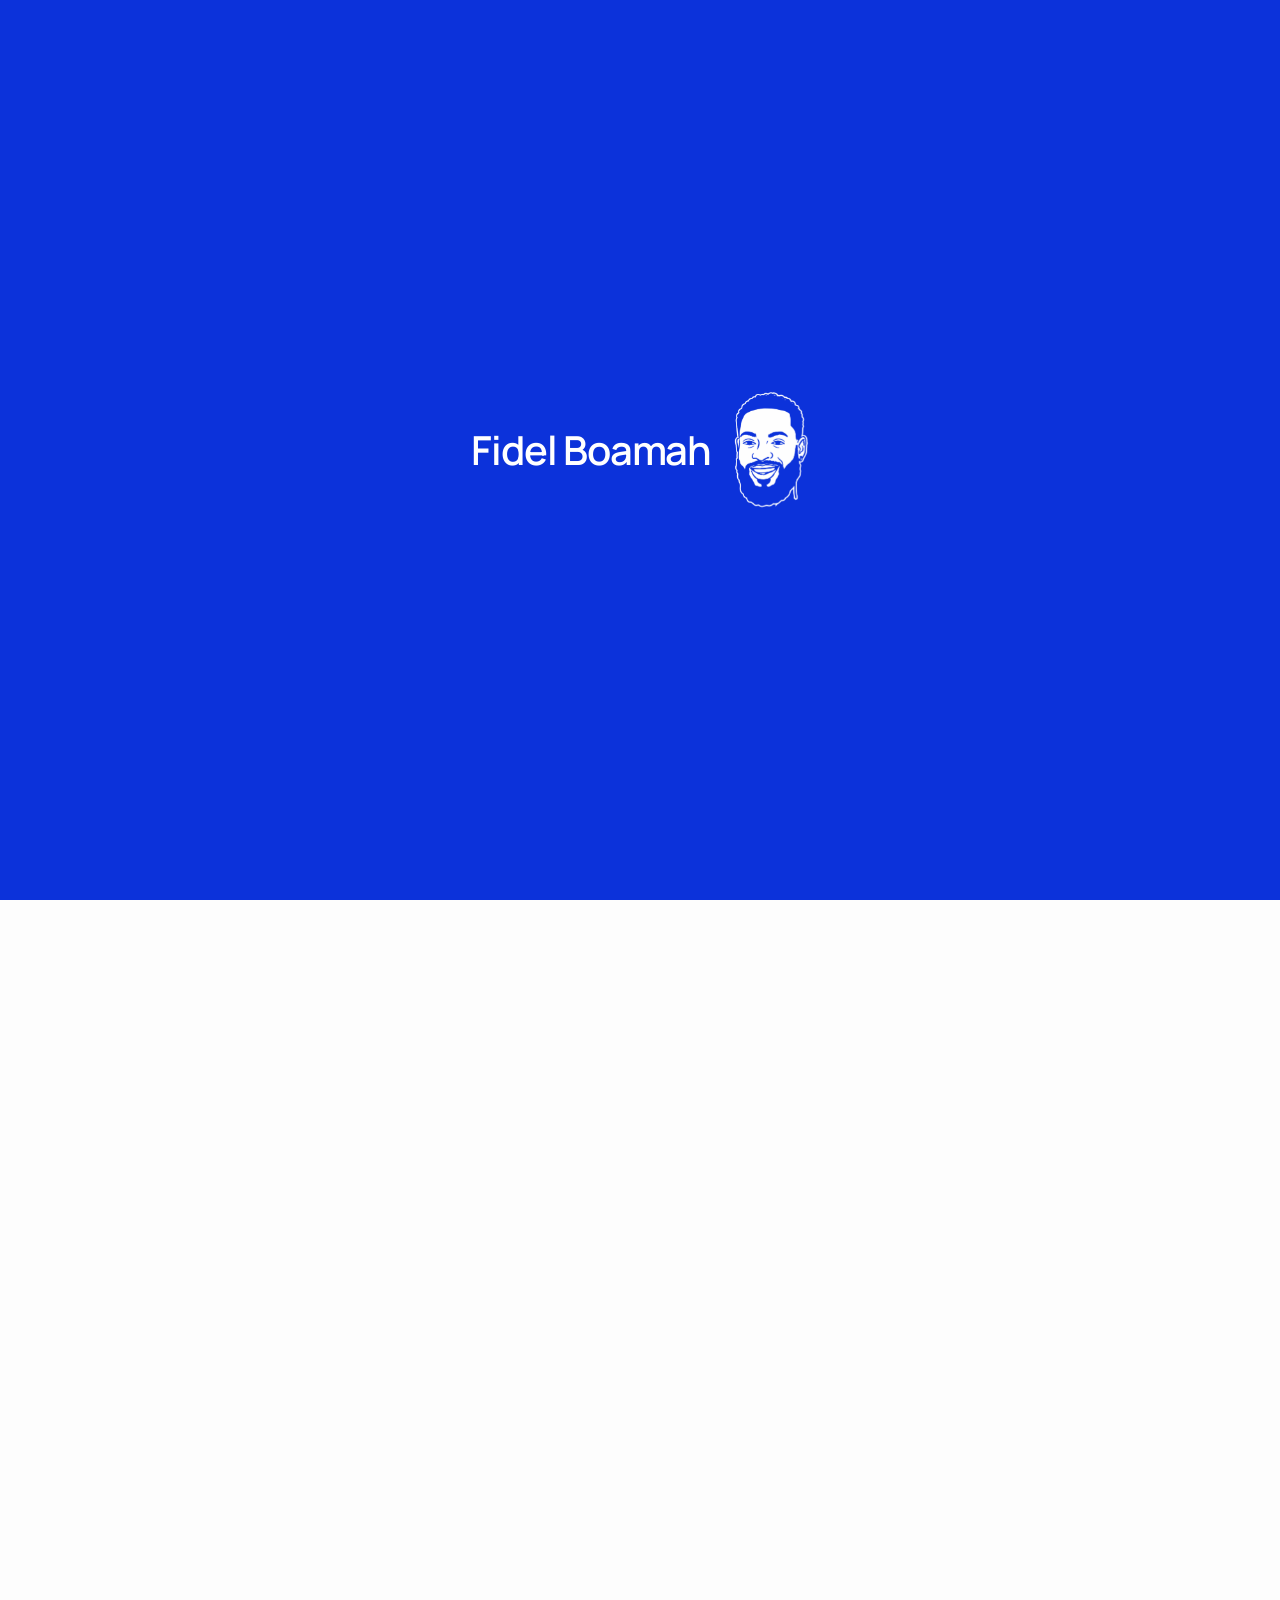
<file: index.html>
<!DOCTYPE html>
<html lang="en">
<head>
  <meta charset="UTF-8" />
  <meta name="viewport" content="width=device-width, initial-scale=1.0" />
  <title>Fidel Boamah — Product Designer</title>
  <link rel="stylesheet" href="styles.css" />
</head>
<body class="home-page fig-page preloading">

  <!-- ══════════════════ FIRST-LOAD PRELOADER ══════════════════ -->
  <div class="preloader" id="preloader" role="status" aria-label="Loading">
    <div class="preloader-name">
      <span class="pre-words">Fidel Boamah</span>
      <img src="assets/profilepic.png" alt="Portrait of Fidel Boamah" class="pre-avatar" />
    </div>
  </div>

  <div class="fig-shell">

    <!-- ══════════════════ NAV (sidebar → top → bottom) ══════════════════ -->
    <header class="fig-nav">
      <a href="index.html" class="fig-logo" aria-label="Fidel Boamah — home">FB</a>
      <div class="fig-nav-group">
        <nav class="fig-rail" aria-label="Primary">
          <a href="index.html" class="active"><svg class="ic ic-line" viewBox="0 0 24 24" fill="none" stroke="currentColor" stroke-width="1.8" stroke-linecap="round" stroke-linejoin="round" aria-hidden="true"><rect x="2" y="7" width="20" height="14" rx="2"/><path d="M16 7V5a2 2 0 0 0-2-2h-4a2 2 0 0 0-2 2v2"/></svg><svg class="ic ic-solid" viewBox="0 0 24 24" fill="currentColor" aria-hidden="true"><path d="M8 6V5a3 3 0 0 1 3-3h2a3 3 0 0 1 3 3v1h-2V5a1 1 0 0 0-1-1h-2a1 1 0 0 0-1 1v1H8z"/><rect x="2" y="7" width="20" height="14" rx="2.5"/></svg><span>Work</span></a>
          <a href="about.html"><svg class="ic ic-line" viewBox="0 0 24 24" fill="none" stroke="currentColor" stroke-width="1.8" stroke-linecap="round" stroke-linejoin="round" aria-hidden="true"><path d="M20 21v-2a4 4 0 0 0-4-4H8a4 4 0 0 0-4 4v2"/><circle cx="12" cy="7" r="4"/></svg><svg class="ic ic-solid" viewBox="0 0 24 24" fill="currentColor" aria-hidden="true"><circle cx="12" cy="7" r="4.2"/><path d="M12 13.2c-4.3 0-7.8 2.5-7.8 5.6 0 1.2 1 2.2 2.2 2.2h11.2c1.2 0 2.2-1 2.2-2.2 0-3.1-3.5-5.6-7.8-5.6z"/></svg><span>About</span></a>
        </nav>
        <div class="fig-socials" aria-label="Contact links">
          <a href="https://www.linkedin.com/in/fidel-boamah/" target="_blank" rel="noopener" class="fig-social" aria-label="LinkedIn"><svg viewBox="0 0 24 24" fill="currentColor"><path d="M16 8a6 6 0 0 1 6 6v7h-4v-7a2 2 0 0 0-2-2 2 2 0 0 0-2 2v7h-4V9h4v1.5A6 6 0 0 1 16 8zM2 9h4v12H2z"/><circle cx="4" cy="4" r="2"/></svg></a>
          <a href="mailto:fidelboamah@gmail.com" class="fig-social" aria-label="Email"><svg viewBox="0 0 24 24" fill="none" stroke="currentColor" stroke-width="2" stroke-linecap="round" stroke-linejoin="round"><path d="M4 4h16c1.1 0 2 .9 2 2v12c0 1.1-.9 2-2 2H4c-1.1 0-2-.9-2-2V6c0-1.1.9-2 2-2z"/><polyline points="22,6 12,13 2,6"/></svg></a>
        </div>
      </div>
    </header>

    <!-- ══════════════════ MAIN ══════════════════ -->
    <main class="fig-main">


      <div class="fig-desc">
        <div class="fig-desc-text">
          <h1 class="fig-name">Fidel Boamah, Product Designer</h1>
          <p class="fig-bio">I&rsquo;ve spent the last 5 years crafting B2B enterprise solutions such as CRMs and CDPs for AI and data&#8209;dense products.</p>
          <p class="fig-bio fig-bio--last">Previously <a href="https://www.klaviyo.com" target="_blank" rel="noopener" class="fig-org">@Klaviyo</a></p>
        </div>
        <img src="assets/new_picture.webp" alt="Fidel Boamah" class="fig-portrait" />
      </div>

      <section class="fig-cards" aria-label="Selected work">

      <a href="ai-insights.html" class="fig-card">
        <div class="fig-card-info">
          <div class="fig-card-text">
            <p class="fig-card-meta">Klaviyo &bull; B2B CRM &bull; 2025</p>
            <h2 class="fig-card-title">AI insights that drive revenue action</h2>
            <p class="fig-card-summary">An AI-driven revenue engine that turns complex predictive models into clear next steps, with an interface that reshapes around each opportunity.</p>
          </div>
          <span class="fig-card-read">Read</span>
        </div>
        <div class="fig-card-tint" style="background: linear-gradient(180deg, #9DC7FB, #E2FCC1);">
          <video autoplay loop muted playsinline aria-label="AI-assisted campaign workflow"><source src="assets/AI-insights/assistedwork.mp4" type="video/mp4" /></video>
        </div>
      </a>

      <a href="profiles-redesign.html" class="fig-card">
        <div class="fig-card-info">
          <div class="fig-card-text">
            <p class="fig-card-meta">Klaviyo &bull; B2B CRM &bull; 2023</p>
            <h2 class="fig-card-title">Profiles: Restructuring customer data for clarity</h2>
            <p class="fig-card-summary">The modernization of a decade-old core product, restructuring the information architecture around how marketers actually troubleshoot their data.</p>
          </div>
          <span class="fig-card-read">Read</span>
        </div>
        <div class="fig-card-tint" style="background: linear-gradient(180deg, #C5D6F9, #F7BEDB);">
          <video autoplay loop muted playsinline aria-label="Profiles Redesign UI"><source src="assets/Profiles redesign/profiles-area.mp4" type="video/mp4" /></video>
        </div>
      </a>

      <div class="fig-card fig-card--static">
        <div class="fig-card-info">
          <div class="fig-card-text">
            <p class="fig-card-meta">Klaviyo &bull; B2B CRM &bull; 2025</p>
            <h2 class="fig-card-title">Profile deduplication tooling: Resolving identity chaos at scale</h2>
            <p class="fig-card-summary">An AI-driven system for detecting and resolving duplicate profiles, with confidence scoring and explainability built into the experience.</p>
          </div>
          <span class="fig-card-nda"><svg viewBox="0 0 16 16" fill="none" stroke="currentColor" stroke-width="1.6" stroke-linecap="round" stroke-linejoin="round" aria-hidden="true"><rect x="3" y="7" width="10" height="7" rx="1.6"/><path d="M5.5 7V4.8a2.5 2.5 0 0 1 5 0V7"/></svg> NDA</span>
        </div>
        <div class="fig-card-tint" style="background: linear-gradient(180deg, #FFC7C6, #FFE0C4);">
          <img src="assets/dedup.png" alt="Profile deduplication tooling UI" />
        </div>
      </div>

      <div class="fig-card fig-card--static">
        <div class="fig-card-info">
          <div class="fig-card-text">
            <p class="fig-card-meta">TruckBux &bull; Food Marketplace App &bull; 2021</p>
            <h2 class="fig-card-title">Mobile Ordering &amp; Food Marketplace App</h2>
            <p class="fig-card-summary">A 0-to-1 consumer experience for a dual-sided ordering marketplace — conditional menu customization, location-based discovery and a friction-free checkout.</p>
          </div>
          <span class="fig-card-nda"><svg viewBox="0 0 16 16" fill="none" stroke="currentColor" stroke-width="1.6" stroke-linecap="round" stroke-linejoin="round" aria-hidden="true"><rect x="3" y="7" width="10" height="7" rx="1.6"/><path d="M5.5 7V4.8a2.5 2.5 0 0 1 5 0V7"/></svg> NDA</span>
        </div>
        <div class="fig-card-tint fig-card-tint--truck" style="background: #1a1a1a;">
          <img src="assets/truck.png" alt="TruckBux mobile ordering and food marketplace app" />
        </div>
      </div>

      </section>

      <section class="fig-contact">
        <h2>Let&rsquo;s talk.</h2>
        <p>The fastest way to reach me is email. Always happy to talk shop about data-dense design, AI products, or anything in between.</p>

        <div class="about-cta">
          <a href="mailto:fidelboamah@gmail.com" class="btn-primary">Email me <svg viewBox="0 0 16 16" fill="none"><path d="M4 12L12 4M12 4H6M12 4V10" stroke="currentColor" stroke-width="1.5" stroke-linecap="round" stroke-linejoin="round"/></svg></a>
          <a href="https://www.linkedin.com/in/fidel-boamah/" target="_blank" rel="noopener" class="btn-secondary">LinkedIn <svg viewBox="0 0 16 16" fill="none"><path d="M4 12L12 4M12 4H6M12 4V10" stroke="currentColor" stroke-width="1.5" stroke-linecap="round" stroke-linejoin="round"/></svg></a>
          <a href="FB_Resume.pdf" download="Fidel-Boamah-Resume.pdf" class="btn-secondary">Resume <svg viewBox="0 0 16 16" fill="none"><path d="M8 3v8M4 8l4 4 4-4M3 14h10" stroke="currentColor" stroke-width="1.5" stroke-linecap="round" stroke-linejoin="round"/></svg></a>
        </div>
      </section>

    </main>

  </div>

  <script src="script.js"></script>
</body>
</html>
</file>
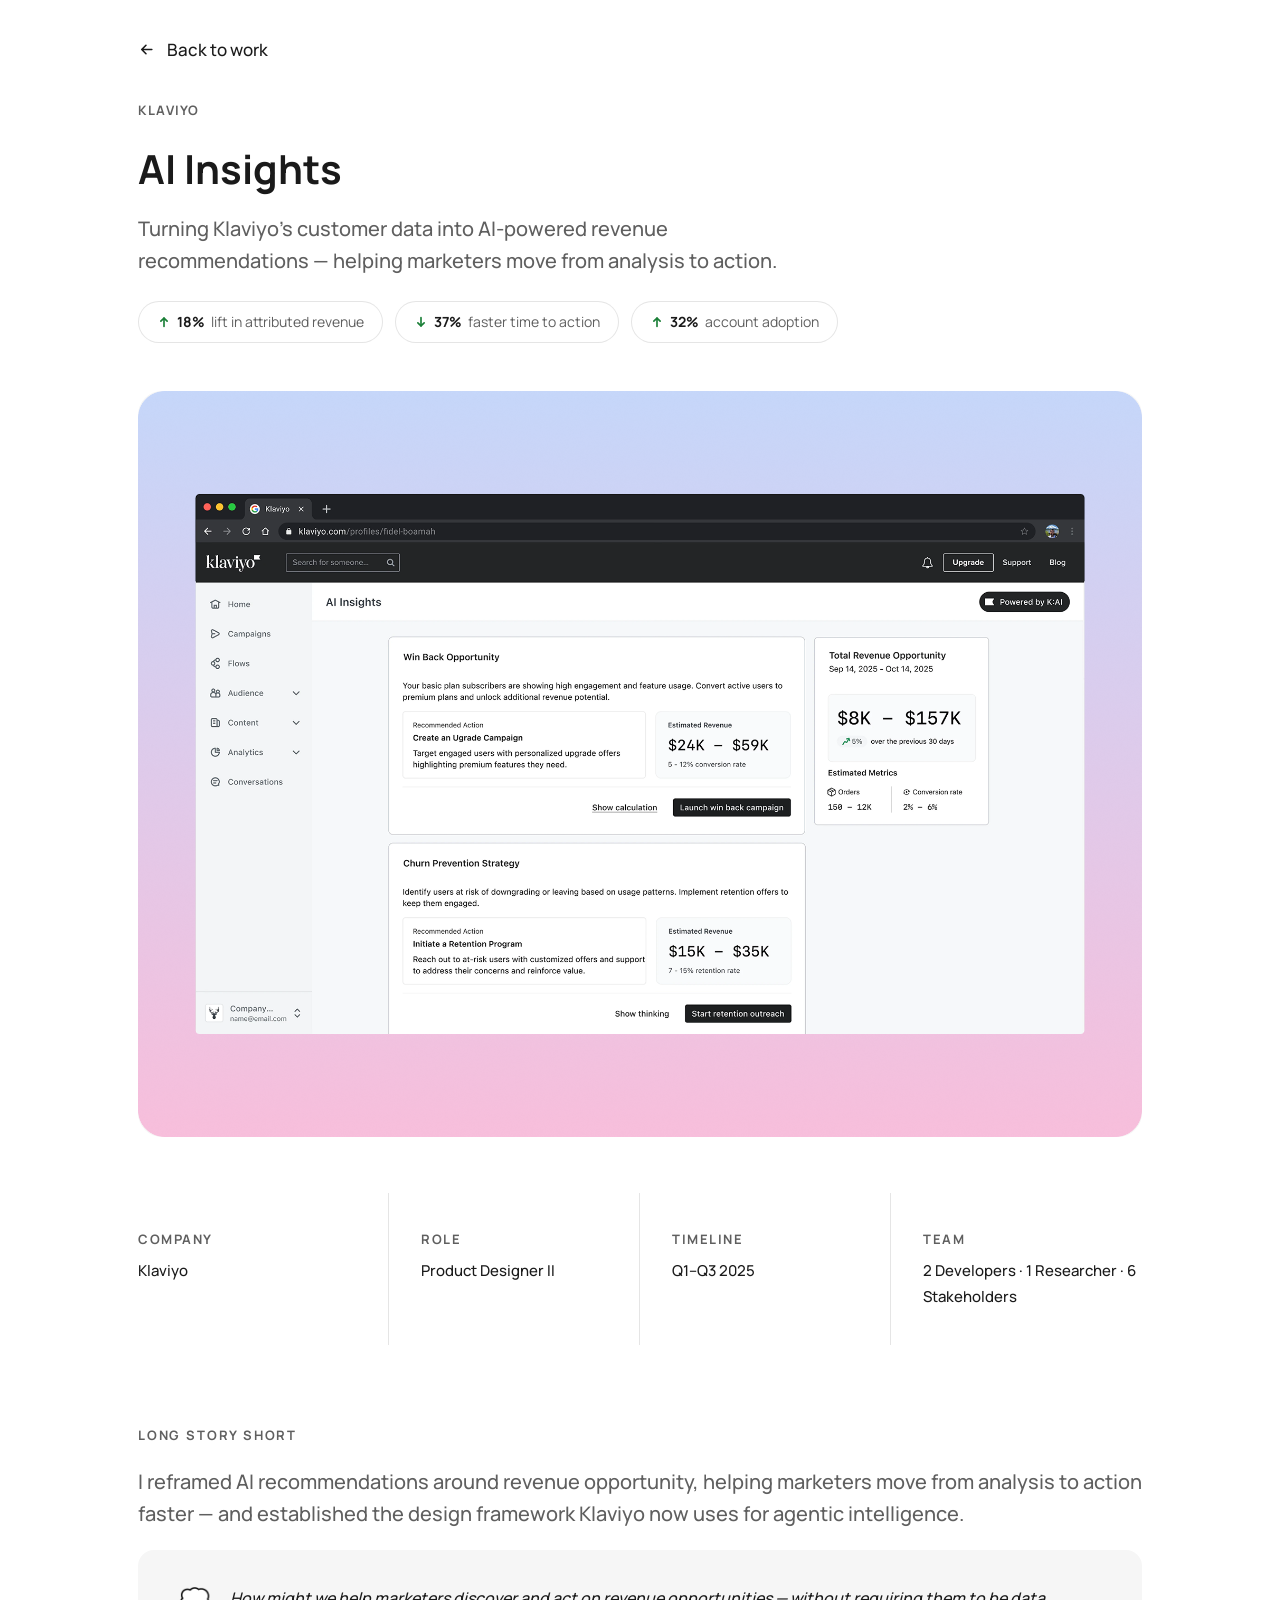
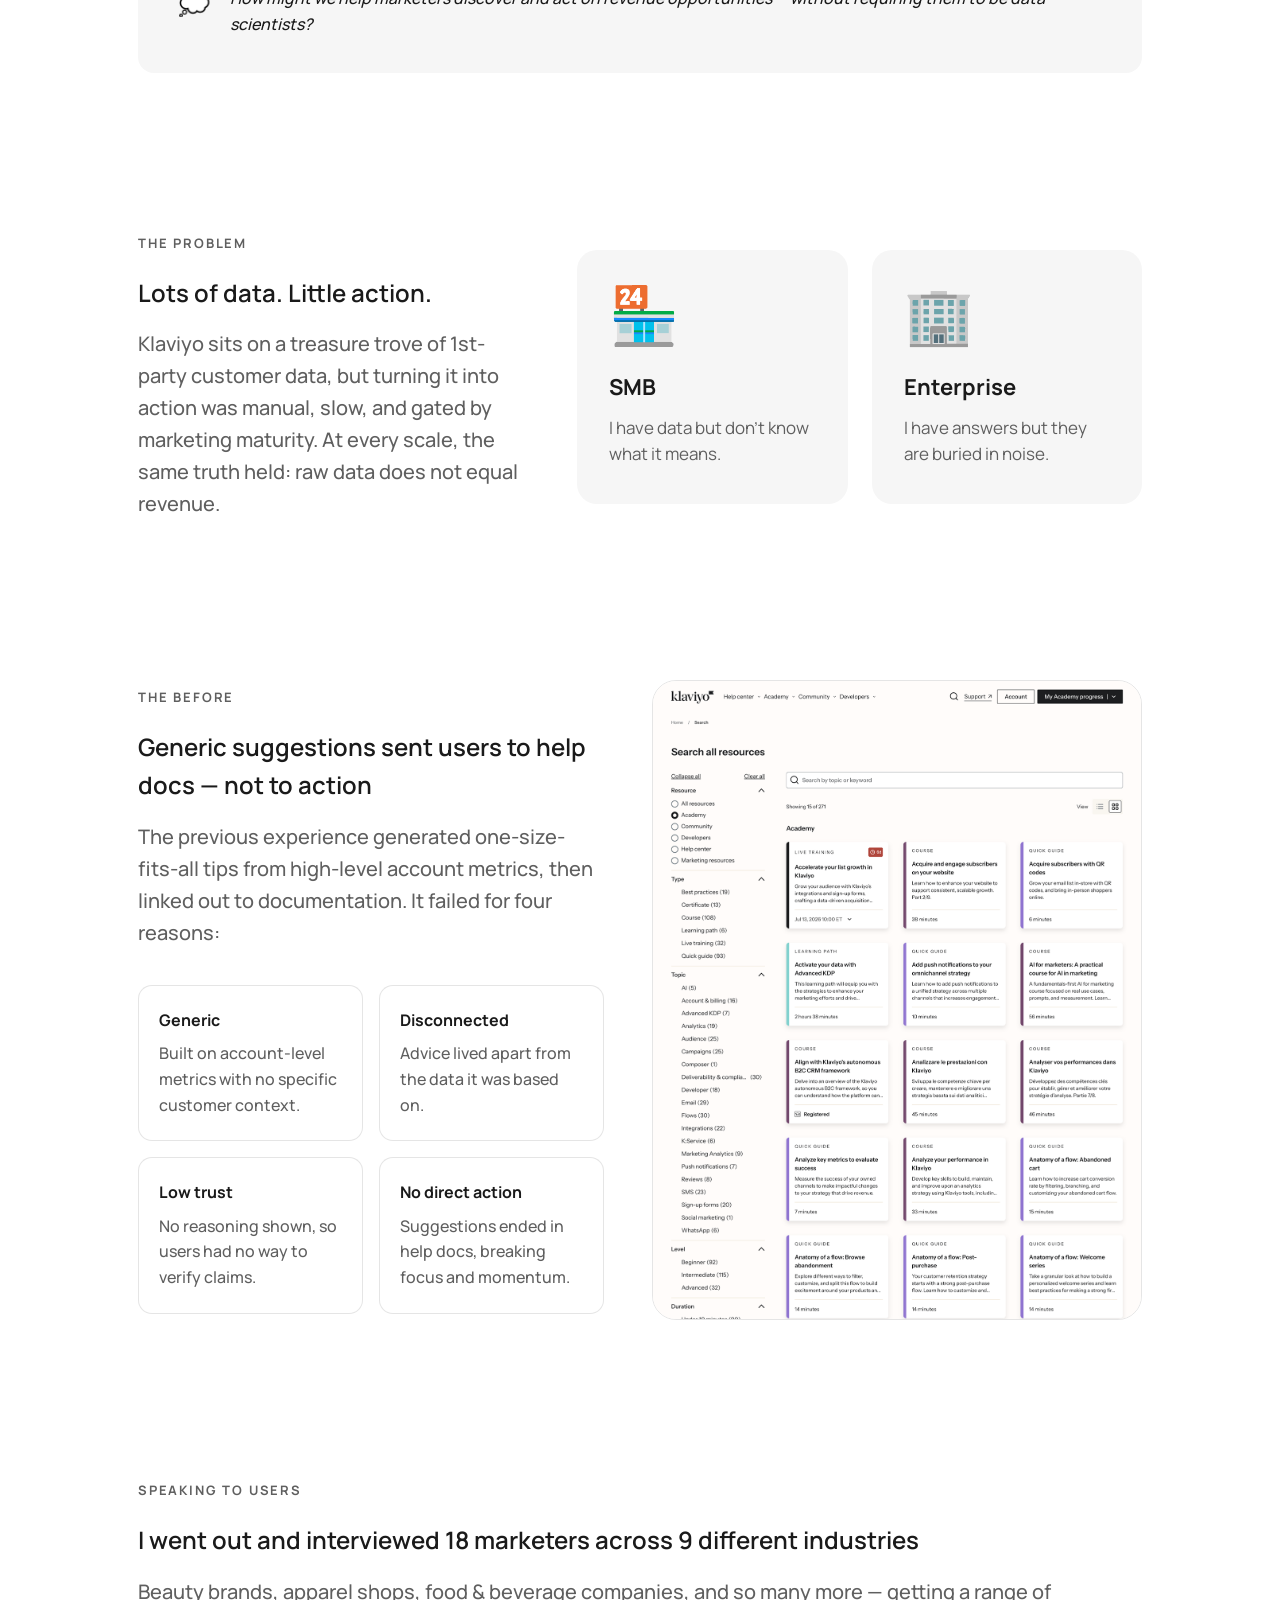
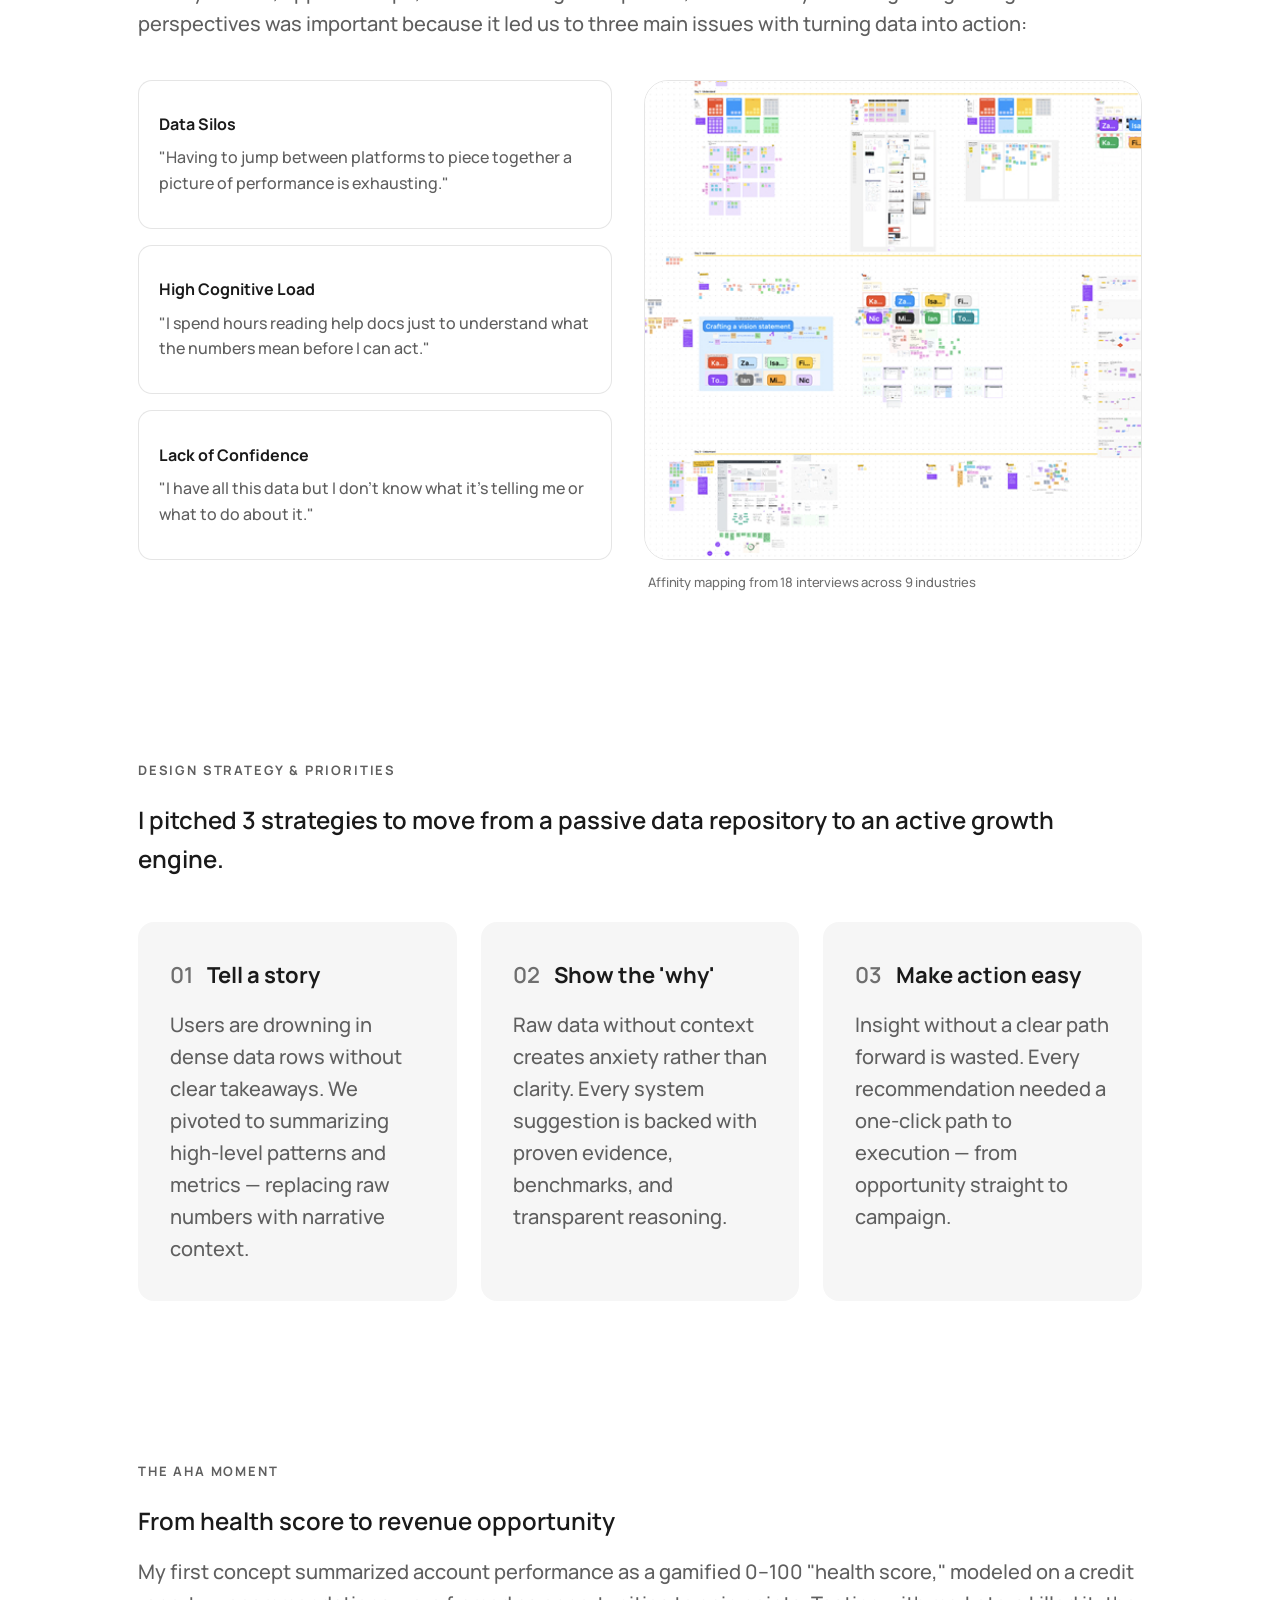
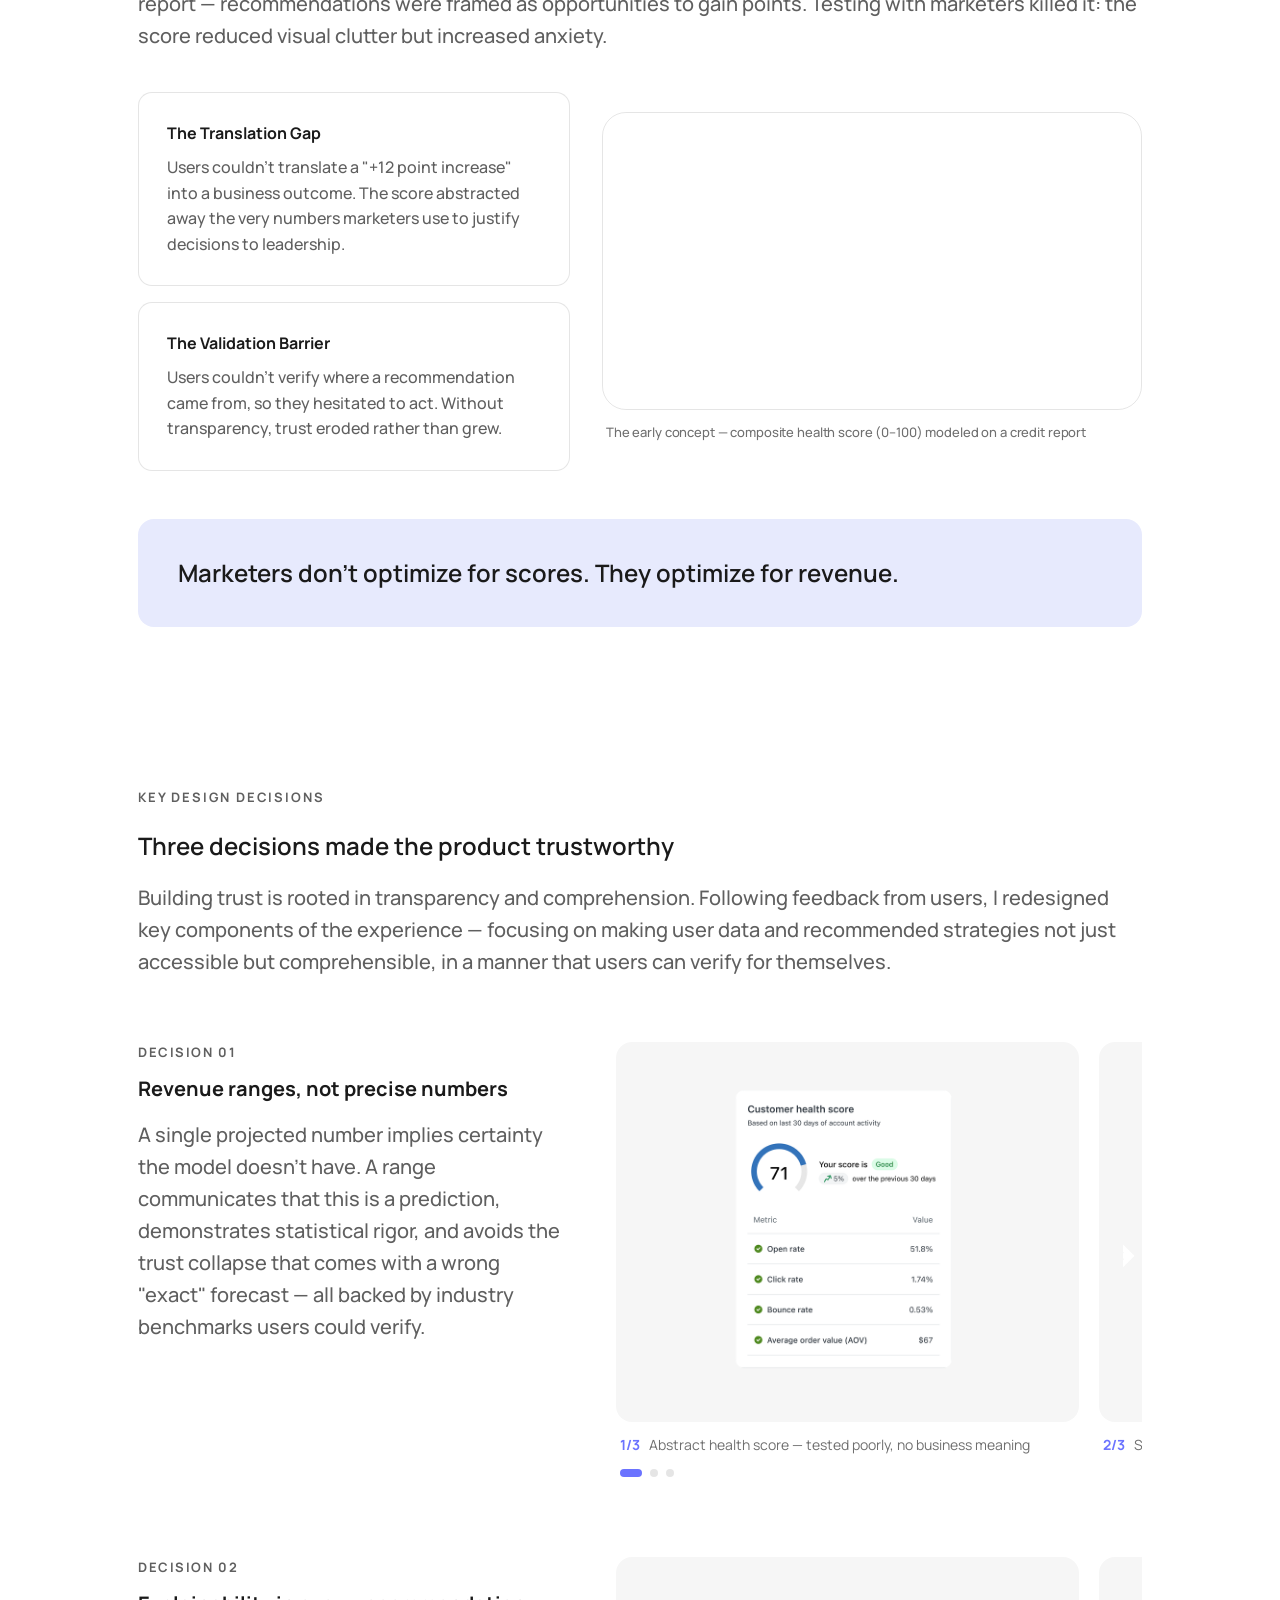
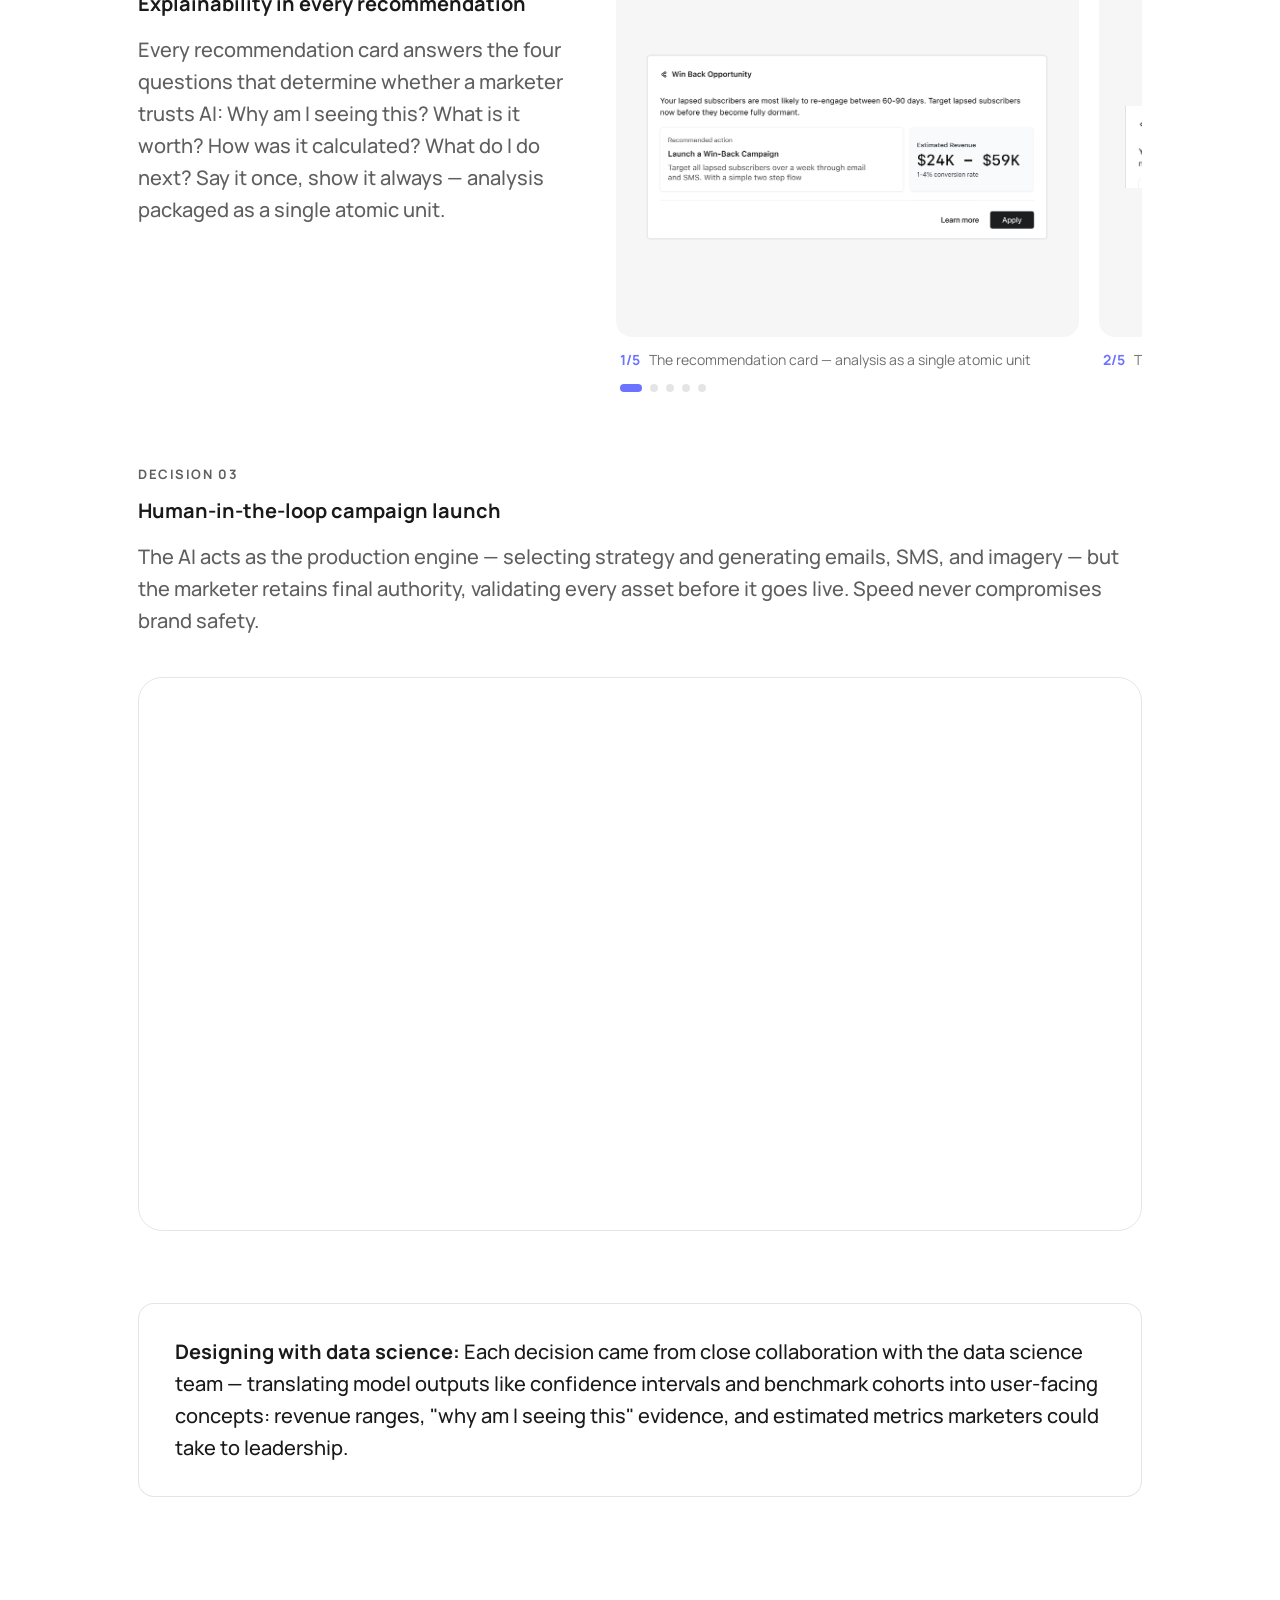
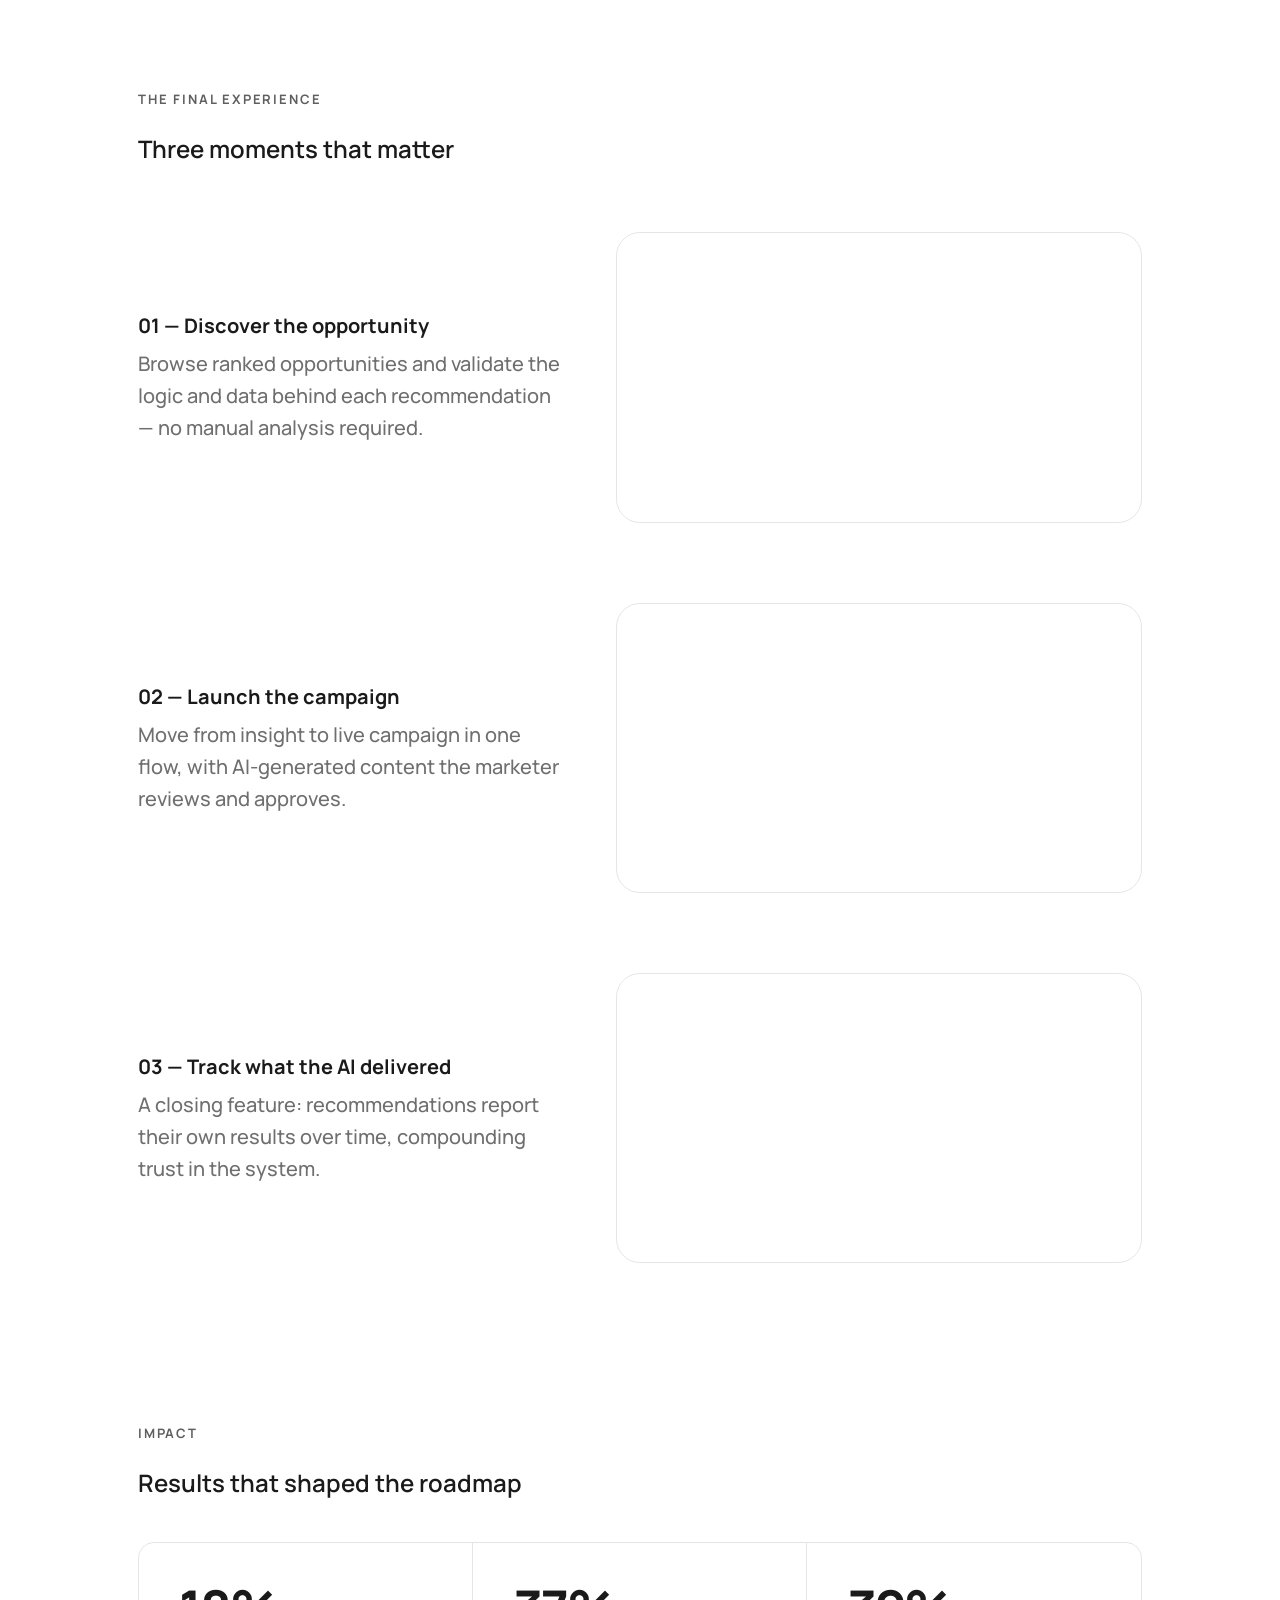
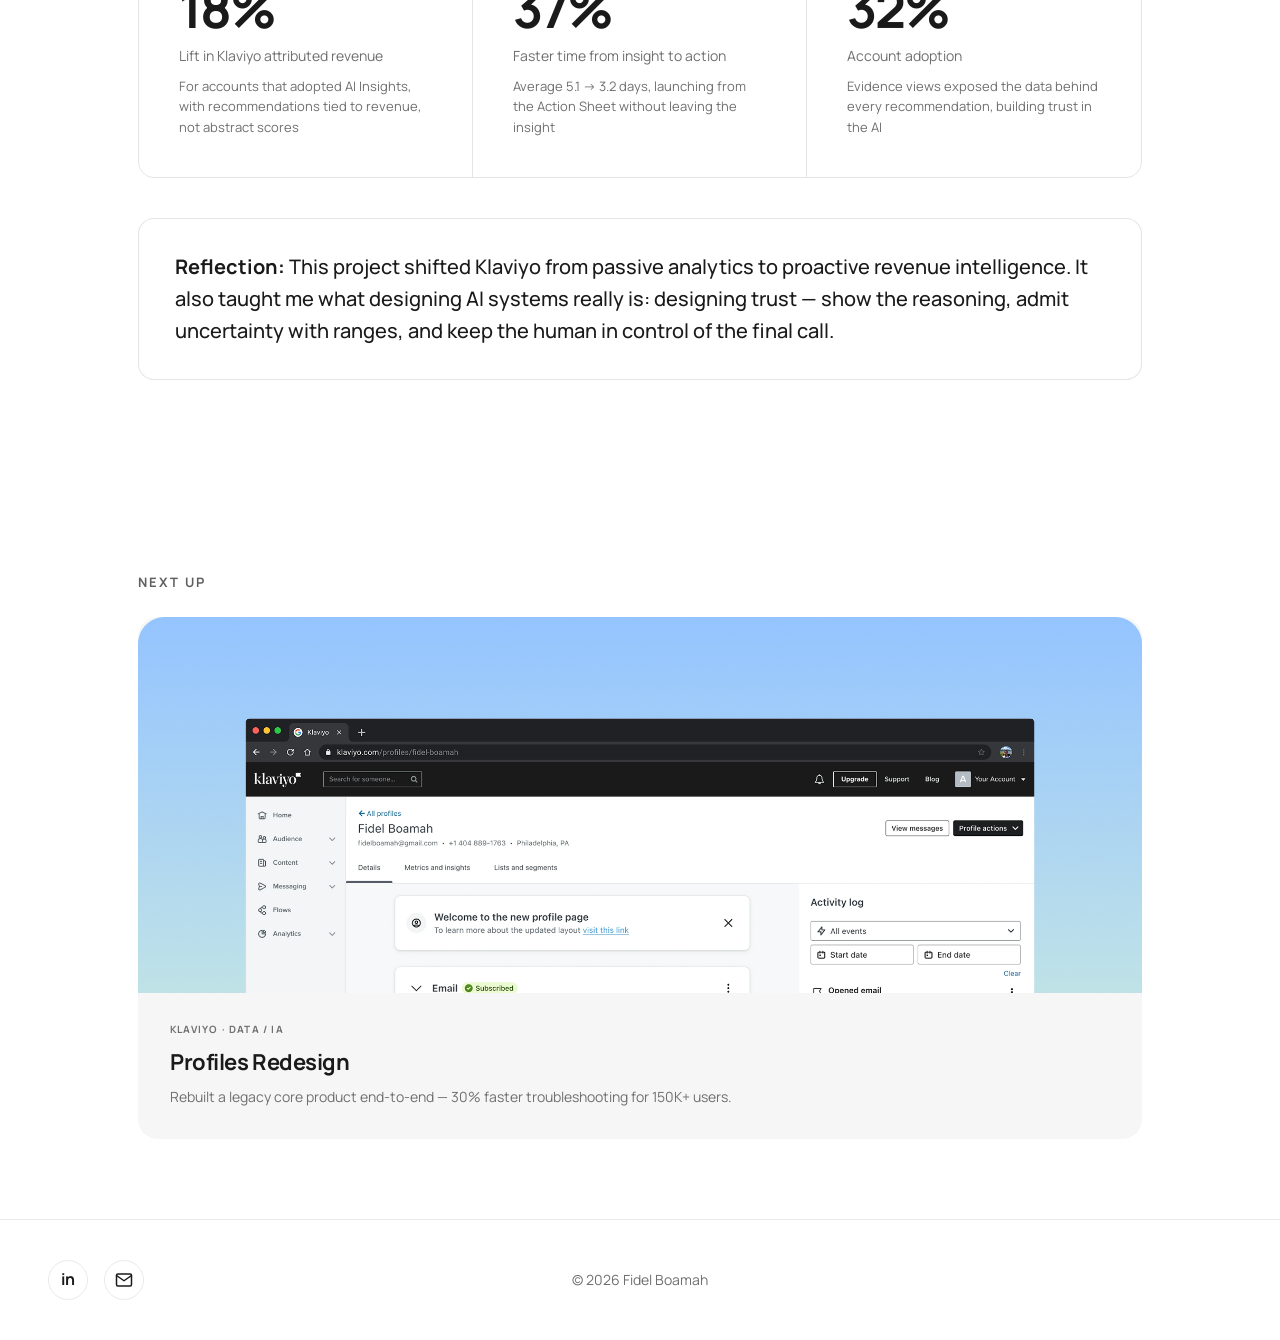
<file: ai-insights.html>
<!DOCTYPE html>
<html lang="en">
<head>
  <meta charset="UTF-8" />
  <meta name="viewport" content="width=device-width, initial-scale=1.0" />
  <title>AI Insights — Fidel Boamah</title>
  <link rel="stylesheet" href="styles.css" />
</head>
<body class="case-study cs-page">

  <a href="index.html" class="cs-back-btn" aria-label="Back to work">
    <svg viewBox="0 0 16 16" fill="none" xmlns="http://www.w3.org/2000/svg"><path d="M13 8H3.5M3.5 8l4-4M3.5 8l4 4" stroke="currentColor" stroke-width="1.5" stroke-linecap="round" stroke-linejoin="round"/></svg>
    Back to work
  </a>

  <main>

    <!-- ═════════════════ TABLE OF CONTENTS (fixed left) ═════════════════ -->
    <nav class="cs-toc" aria-label="Table of contents">
      <div class="cs-toc-dots" aria-hidden="true"><span></span><span></span><span></span></div>
      <div class="cs-toc-list">
      <a href="#tldr" class="cs-toc-link">Tl;dr</a>
      <a href="#problem" class="cs-toc-link">Problem</a>
      <a href="#before" class="cs-toc-link">The before</a>
      <a href="#research" class="cs-toc-link">Research</a>
      <a href="#strategy" class="cs-toc-link">Strategy</a>
      <a href="#aha" class="cs-toc-link">Aha moment</a>
      <a href="#decisions" class="cs-toc-link">Design decisions</a>
      <a href="#final" class="cs-toc-link">Final experience</a>
      <a href="#impact" class="cs-toc-link">Impact</a>
      </div>
    </nav>

    <!-- ═══════════════════════════════ HERO ═══════════════════════════════ -->
    <section class="cs2-hero">
      <div class="cs2-hero-labels reveal">
        <span>Klaviyo</span>
      </div>
      <h1 class="reveal reveal-d1">AI Insights</h1>
      <p class="cs2-hero-sub reveal reveal-d2">Turning Klaviyo's customer data into AI-powered revenue recommendations — helping marketers move from analysis to action.</p>
      <div class="cs2-hero-stats reveal reveal-d2">
        <span data-trend="up"><svg class="cs2-trend" viewBox="0 0 16 16" fill="none" stroke="currentColor" stroke-width="1.9" stroke-linecap="round" stroke-linejoin="round" aria-hidden="true"><path d="M8 13V3.5"/><path d="M4.4 7.1 8 3.5l3.6 3.6"/></svg><strong>18%</strong> lift in attributed revenue</span>
        <span data-trend="down"><svg class="cs2-trend" viewBox="0 0 16 16" fill="none" stroke="currentColor" stroke-width="1.9" stroke-linecap="round" stroke-linejoin="round" aria-hidden="true"><path d="M8 3v9.5"/><path d="M11.6 8.9 8 12.5 4.4 8.9"/></svg><strong>37%</strong> faster time to action</span>
        <span data-trend="up"><svg class="cs2-trend" viewBox="0 0 16 16" fill="none" stroke="currentColor" stroke-width="1.9" stroke-linecap="round" stroke-linejoin="round" aria-hidden="true"><path d="M8 13V3.5"/><path d="M4.4 7.1 8 3.5l3.6 3.6"/></svg><strong>32%</strong> account adoption</span>
      </div>
      <div class="cs2-hero-media reveal reveal-d3">
        <img src="assets/Homepage/AI-insights.png" alt="AI Insights dashboard" />
      </div>
    </section>

    <!-- ═══════════════════════════════ META ═══════════════════════════════ -->
    <div class="cs2-meta-strip">
      <div class="cs2-meta-item reveal">
        <span class="cs2-meta-label">Company</span>
        <span class="cs2-meta-value">Klaviyo</span>
      </div>
      <div class="cs2-meta-item reveal reveal-d1">
        <span class="cs2-meta-label">Role</span>
        <span class="cs2-meta-value">Product Designer II</span>
      </div>
      <div class="cs2-meta-item reveal reveal-d2">
        <span class="cs2-meta-label">Timeline</span>
        <span class="cs2-meta-value"> Q1–Q3 2025 </span>
      </div>
      <div class="cs2-meta-item reveal reveal-d3">
        <span class="cs2-meta-label">Team</span>
        <span class="cs2-meta-value">2 Developers · 1 Researcher · 6 Stakeholders</span>
      </div>
    </div>

    <!-- ══════════════════════════ LONG STORY SHORT ══════════════════════════ -->
    <section class="cs2-section" id="tldr">
      <span class="cs2-eyebrow reveal">Long Story Short</span>
      <p class="cs2-lead reveal reveal-d1">I reframed AI recommendations around revenue opportunity, helping marketers move from analysis to action faster — and established the design framework Klaviyo now uses for agentic intelligence.</p>

      <div class="cs2-hmw reveal">
        <span class="cs2-hmw-icon">💭</span>
        <p>How might we help marketers discover and act on revenue opportunities — without requiring them to be data scientists?</p>
      </div>
    </section>

    <!-- ═══════════════════════════ THE PROBLEM ═══════════════════════════ -->
    <section class="cs2-section" id="problem">
      <div class="cs2-split">
        <div class="cs2-split-text">
          <span class="cs2-eyebrow reveal">The Problem</span>
          <h2 class="reveal reveal-d1">Lots of data. Little action.</h2>
          <p class="cs2-body reveal reveal-d2">Klaviyo sits on a treasure trove of 1st-party customer data, but turning it into action was manual, slow, and gated by marketing maturity. At every scale, the same truth held: raw data does not equal revenue.</p>
        </div>

      <div class="ms-simple reveal reveal-d3" role="img" aria-label="Two ends of the maturity scale: SMBs have data but don't know what it means; enterprises have answers buried in noise">
        <div class="ms-simple-card">
          <span class="ms-simple-icon" aria-hidden="true">&#127978;</span>
          <h4>SMB</h4>
          <p>I have data but don't know what it means.</p>
        </div>
        <div class="ms-simple-card">
          <span class="ms-simple-icon" aria-hidden="true">&#127970;</span>
          <h4>Enterprise</h4>
          <p>I have answers but they are buried in noise.</p>
        </div>
      </div>
      </div>
    </section>

    <!-- ══════════════════════ THE EXISTING SOLUTION ══════════════════════ -->
    <section class="cs2-section" id="before">
      <div class="cs2-before-split">
        <div class="cs2-before-text">
          <span class="cs2-eyebrow reveal">The Before</span>
          <h2 class="reveal reveal-d1">Generic suggestions sent users to help docs — not to action</h2>
          <p class="cs2-body reveal reveal-d2">The previous experience generated one-size-fits-all tips from high-level account metrics, then linked out to documentation. It failed for four reasons:</p>
          <div class="cs2-fail-grid">
            <div class="cs2-fail reveal">
              <h4>Generic</h4>
              <p>Built on account-level metrics with no specific customer context.</p>
            </div>
            <div class="cs2-fail reveal reveal-d1">
              <h4>Disconnected</h4>
              <p>Advice lived apart from the data it was based on.</p>
            </div>
            <div class="cs2-fail reveal reveal-d2">
              <h4>Low trust</h4>
              <p>No reasoning shown, so users had no way to verify claims.</p>
            </div>
            <div class="cs2-fail reveal reveal-d3">
              <h4>No direct action</h4>
              <p>Suggestions ended in help docs, breaking focus and momentum.</p>
            </div>
          </div>
        </div>
        <div class="cs2-media cs2-media--flush cs2-media--tallcrop reveal reveal-d3">
          <img src="assets/AI-insights/helpdoc.png" alt="Klaviyo Academy resource library — generic courses and guides instead of account-specific actions" />
        </div>
      </div>
    </section>

    <!-- ══════════════════════ SPEAKING TO USERS ══════════════════════ -->
    <section class="cs2-section" id="research">
      <span class="cs2-eyebrow reveal">Speaking To Users</span>
      <h2 class="reveal reveal-d1">I went out and interviewed 18 marketers across 9 different industries</h2>
      <p class="reveal reveal-d2">Beauty brands, apparel shops, food &amp; beverage companies, and so many more &mdash; getting a range of perspectives was important because it led us to three main issues with turning data into action:</p>

      <div class="cs2-research-split">
        <div class="cs2-fail-grid cs2-fail-grid--stack">
          <div class="cs2-fail reveal">
            <h4>Data Silos</h4>
            <p>"Having to jump between platforms to piece together a picture of performance is exhausting."</p>
          </div>
          <div class="cs2-fail reveal reveal-d1">
            <h4>High Cognitive Load</h4>
            <p>"I spend hours reading help docs just to understand what the numbers mean before I can act."</p>
          </div>
          <div class="cs2-fail reveal reveal-d2">
            <h4>Lack of Confidence</h4>
            <p>"I have all this data but I don't know what it's telling me or what to do about it."</p>
          </div>
        </div>
        <div class="cs2-media cs2-media--flush cs2-media--fillcrop reveal reveal-d3">
          <img src="assets/AI-insights/affinity mapping.jpg" alt="Affinity mapping exercise from user research" />
          <p class="cs2-media-caption">Affinity mapping from 18 interviews across 9 industries</p>
        </div>
      </div>
    </section>

    <!-- ══════════════════════ DESIGN STRATEGY ══════════════════════ -->
    <section class="cs2-section" id="strategy">
      <span class="cs2-eyebrow reveal">Design Strategy &amp; Priorities</span>
      <h2 class="reveal reveal-d1">I pitched 3 strategies to move from a passive data repository to an active growth engine.</h2>

      <div class="cs2-strategy-cards">
        <div class="cs2-strategy-card reveal">
          <h4><span class="n">01</span> Tell a story</h4>
          <p>Users are drowning in dense data rows without clear takeaways. We pivoted to summarizing high-level patterns and metrics — replacing raw numbers with narrative context.</p>
        </div>
        <div class="cs2-strategy-card reveal reveal-d1">
          <h4><span class="n">02</span> Show the 'why'</h4>
          <p>Raw data without context creates anxiety rather than clarity. Every system suggestion is backed with proven evidence, benchmarks, and transparent reasoning.</p>
        </div>
        <div class="cs2-strategy-card reveal reveal-d2">
          <h4><span class="n">03</span> Make action easy</h4>
          <p>Insight without a clear path forward is wasted. Every recommendation needed a one-click path to execution — from opportunity straight to campaign.</p>
        </div>
      </div>
    </section>

    <!-- ══════════════════════ THE AHA MOMENT ══════════════════════ -->
    <section class="cs2-section" id="aha">
      <span class="cs2-eyebrow reveal">The Aha Moment</span>
      <h2 class="reveal reveal-d1">From health score to revenue opportunity</h2>
      <p class="reveal reveal-d2">My first concept summarized account performance as a gamified 0–100 "health score," modeled on a credit report — recommendations were framed as opportunities to gain points. Testing with marketers killed it: the score reduced visual clutter but increased anxiety.</p>

      <div class="cs2-aha-split">
        <div class="cs2-problem-grid">
          <div class="cs2-problem-card reveal">
            <h4>The Translation Gap</h4>
            <p>Users couldn't translate a "+12 point increase" into a business outcome. The score abstracted away the very numbers marketers use to justify decisions to leadership.</p>
          </div>
          <div class="cs2-problem-card reveal reveal-d1">
            <h4>The Validation Barrier</h4>
            <p>Users couldn't verify where a recommendation came from, so they hesitated to act. Without transparency, trust eroded rather than grew.</p>
          </div>
        </div>
        <div class="cs2-media cs2-media--flush reveal reveal-d2">
          <video autoplay loop muted playsinline aria-label="Early dashboard concept with composite health score" style="aspect-ratio: 1304/720;"><source src="assets/AI-insights/CHS.mp4" type="video/mp4" /></video>
          <p class="cs2-media-caption">The early concept — composite health score (0–100) modeled on a credit report</p>
        </div>
      </div>

      <div class="cs2-hmw cs2-hmw--purple reveal">
        <p>Marketers don't optimize for scores. They optimize for revenue.</p>
      </div>
    </section>

    <!-- ══════════════════════ KEY DESIGN DECISIONS ══════════════════════ -->
    <section class="cs2-section" id="decisions">
      <span class="cs2-eyebrow reveal">Key Design Decisions</span>
      <h2 class="reveal reveal-d1">Three decisions made the product trustworthy</h2>
      <p class="reveal reveal-d2">Building trust is rooted in transparency and comprehension. Following feedback from users, I redesigned key components of the experience — focusing on making user data and recommended strategies not just accessible but comprehensible, in a manner that users can verify for themselves.</p>

      <div class="cs2-features">

        <div class="cs2-feature">
          <div class="cs2-decision-split">
            <div class="cs2-decision-text">
              <span class="cs2-feature-eyebrow reveal">Decision 01</span>
              <h3 class="reveal reveal-d1">Revenue ranges, not precise numbers</h3>
              <p class="reveal reveal-d2">A single projected number implies certainty the model doesn't have. A range communicates that this is a prediction, demonstrates statistical rigor, and avoids the trust collapse that comes with a wrong "exact" forecast — all backed by industry benchmarks users could verify.</p>
            </div>
            <div class="cs2-carousel reveal reveal-d3" id="evoCarousel" role="region" aria-label="Evolution of the revenue metric — click to advance" tabindex="0">
              <div class="cs2-car-track">
                <figure class="cs2-car-slide">
                  <div class="cs2-car-frame"><img src="assets/AI-insights/evolution-1.png" alt="Composite health score card" /></div>
                  <figcaption><span class="n">1/3</span> Abstract health score — tested poorly, no business meaning</figcaption>
                </figure>
                <figure class="cs2-car-slide">
                  <div class="cs2-car-frame"><img src="assets/AI-insights/evolution-2.png" alt="Single projected revenue number" /></div>
                  <figcaption><span class="n">2/3</span> Single number — false precision, fragile trust</figcaption>
                </figure>
                <figure class="cs2-car-slide">
                  <div class="cs2-car-frame"><img src="assets/AI-insights/evolution-3.png" alt="Revenue range with benchmarks and estimated metrics" /></div>
                  <figcaption><span class="n">3/3</span> Shipped — range, benchmarks, and estimated metrics</figcaption>
                </figure>
              </div>
              <div class="cs2-car-dots" aria-hidden="true">
                <button class="active" aria-label="Slide 1"></button>
                <button aria-label="Slide 2"></button>
                <button aria-label="Slide 3"></button>
              </div>
            </div>
          </div>
        </div>

        <div class="cs2-feature">
          <div class="cs2-decision-split">
            <div class="cs2-decision-text">
              <span class="cs2-feature-eyebrow reveal">Decision 02</span>
              <h3 class="reveal reveal-d1">Explainability in every recommendation</h3>
              <p class="reveal reveal-d2">Every recommendation card answers the four questions that determine whether a marketer trusts AI: Why am I seeing this? What is it worth? How was it calculated? What do I do next? Say it once, show it always — analysis packaged as a single atomic unit.</p>
            </div>
            <div class="cs2-carousel reveal reveal-d3" role="region" aria-label="Anatomy of a recommendation card — click to advance" tabindex="0">
              <div class="cs2-car-track">
                <figure class="cs2-car-slide">
                  <div class="cs2-car-frame"><img src="assets/AI-insights/anno-0.png" alt="The full recommendation card" /></div>
                  <figcaption><span class="n">1/5</span> The recommendation card — analysis as a single atomic unit</figcaption>
                </figure>
                <figure class="cs2-car-slide">
                  <div class="cs2-car-frame"><img src="assets/AI-insights/anno-1.png" alt="The insight text explaining the pattern behind the recommendation" /></div>
                  <figcaption><span class="n">2/5</span> The why — the pattern found in your data</figcaption>
                </figure>
                <figure class="cs2-car-slide">
                  <div class="cs2-car-frame"><img src="assets/AI-insights/anno-2.png" alt="The recommended action block" /></div>
                  <figcaption><span class="n">3/5</span> The strategy — a specific recommended action</figcaption>
                </figure>
                <figure class="cs2-car-slide">
                  <div class="cs2-car-frame"><img src="assets/AI-insights/anno-3.png" alt="The estimated revenue range with conversion basis" /></div>
                  <figcaption><span class="n">4/5</span> The value — revenue range with conversion basis</figcaption>
                </figure>
                <figure class="cs2-car-slide">
                  <div class="cs2-car-frame"><img src="assets/AI-insights/anno-4.png" alt="Learn more and Apply actions" /></div>
                  <figcaption><span class="n">5/5</span> The action — apply without leaving the flow</figcaption>
                </figure>
              </div>
              <div class="cs2-car-dots" aria-hidden="true">
                <button class="active" aria-label="Slide 1"></button>
                <button aria-label="Slide 2"></button>
                <button aria-label="Slide 3"></button>
                <button aria-label="Slide 4"></button>
                <button aria-label="Slide 5"></button>
              </div>
            </div>
          </div>
        </div>

        <div class="cs2-feature">
          <span class="cs2-feature-eyebrow reveal">Decision 03</span>
          <h3 class="reveal reveal-d1">Human-in-the-loop campaign launch</h3>
          <p class="reveal reveal-d2">The AI acts as the production engine — selecting strategy and generating emails, SMS, and imagery — but the marketer retains final authority, validating every asset before it goes live. Speed never compromises brand safety.</p>
          <div class="cs2-media reveal reveal-d3">
            <video autoplay loop muted playsinline aria-label="Human-AI validation flow for configuring AI-generated campaigns" style="aspect-ratio: 1304/720;"><source src="assets/AI-insights/Configure.mp4" type="video/mp4" /></video>
          </div>
        </div>

      </div>

      <div class="cs2-insight reveal">
        <p><strong>Designing with data science:</strong> Each decision came from close collaboration with the data science team — translating model outputs like confidence intervals and benchmark cohorts into user-facing concepts: revenue ranges, "why am I seeing this" evidence, and estimated metrics marketers could take to leadership.</p>
      </div>
    </section>

    <!-- ══════════════════════ FINAL EXPERIENCE ══════════════════════ -->
    <section class="cs2-section" id="final">
      <span class="cs2-eyebrow reveal">The Final Experience</span>
      <h2 class="reveal reveal-d1">Three moments that matter</h2>

      <div class="cs2-final-items">

        <div class="cs2-final-item">
          <div class="cs2-decision-split">
            <div class="cs2-decision-text reveal">
              <h3>01 — Discover the opportunity</h3>
              <p class="cs2-goal">Browse ranked opportunities and validate the logic and data behind each recommendation — no manual analysis required.</p>
            </div>
            <div class="cs2-media cs2-media--flush reveal reveal-d1">
              <video autoplay loop muted playsinline aria-label="AI-driven insights dashboard" style="aspect-ratio: 1304/720;"><source src="assets/AI-insights/AI-insights.mp4" type="video/mp4" /></video>
            </div>
          </div>
        </div>

        <div class="cs2-final-item">
          <div class="cs2-decision-split">
            <div class="cs2-decision-text reveal">
              <h3>02 — Launch the campaign</h3>
              <p class="cs2-goal">Move from insight to live campaign in one flow, with AI-generated content the marketer reviews and approves.</p>
            </div>
            <div class="cs2-media cs2-media--flush reveal reveal-d1">
              <video autoplay loop muted playsinline aria-label="AI-assisted workflows" style="aspect-ratio: 1304/720;"><source src="assets/AI-insights/assistedwork.mp4" type="video/mp4" /></video>
            </div>
          </div>
        </div>

        <div class="cs2-final-item">
          <div class="cs2-decision-split">
            <div class="cs2-decision-text reveal">
              <h3>03 — Track what the AI delivered</h3>
              <p class="cs2-goal">A closing feature: recommendations report their own results over time, compounding trust in the system.</p>
            </div>
            <div class="cs2-media cs2-media--flush reveal reveal-d1">
              <video autoplay loop muted playsinline aria-label="Tracking model performance" style="aspect-ratio: 1304/720;"><source src="assets/AI-insights/modelperfo.mp4" type="video/mp4" /></video>
            </div>
          </div>
        </div>

      </div>
    </section>

    <!-- ══════════════════════ IMPACT ══════════════════════ -->
    <section class="cs2-section" id="impact">
      <span class="cs2-eyebrow reveal">Impact</span>
      <h2 class="reveal reveal-d1">Results that shaped the roadmap</h2>

      <div class="cs2-stats reveal reveal-d2">
        <div class="cs2-stat">
          <div class="cs2-stat-num">18%</div>
          <div class="cs2-stat-label">Lift in Klaviyo attributed revenue</div>
          <div class="cs2-stat-cause">For accounts that adopted AI Insights, with recommendations tied to revenue, not abstract scores</div>
        </div>
        <div class="cs2-stat">
          <div class="cs2-stat-num">37%</div>
          <div class="cs2-stat-label">Faster time from insight to action</div>
          <div class="cs2-stat-cause">Average 5.1 → 3.2 days, launching from the Action Sheet without leaving the insight</div>
        </div>
        <div class="cs2-stat">
          <div class="cs2-stat-num">32%</div>
          <div class="cs2-stat-label">Account adoption</div>
          <div class="cs2-stat-cause">Evidence views exposed the data behind every recommendation, building trust in the AI</div>
        </div>
      </div>

      <div class="cs2-insight reveal">
        <p><strong>Reflection:</strong> This project shifted Klaviyo from passive analytics to proactive revenue intelligence. It also taught me what designing AI systems really is: designing trust — show the reasoning, admit uncertainty with ranges, and keep the human in control of the final call.</p>
      </div>
    </section>

    <!-- ══════════════════════ NEXT UP ══════════════════════ -->
    <div class="cs2-next">
      <span class="cs2-next-label reveal">Next Up</span>
      <a href="profiles-redesign.html" class="cs2-next-card reveal reveal-d1" data-cursor-label="View case study &rarr;">
        <img src="assets/Homepage/profiles-redesign.png" alt="Profiles Redesign" />
        <div class="cs2-next-info">
          <span class="cs2-next-info-label">Klaviyo · Data / IA</span>
          <h3>Profiles Redesign</h3>
          <p>Rebuilt a legacy core product end-to-end — 30% faster troubleshooting for 150K+ users.</p>
        </div>
      </a>
    </div>

  </main>

  <footer class="home-footer">
    <div class="footer-socials">
      <a href="https://www.linkedin.com/in/fidel-boamah/" aria-label="LinkedIn" target="_blank" rel="noopener">in</a>
      <a href="mailto:fidelboamah@gmail.com" aria-label="Email"><svg viewBox="0 0 24 24" width="18" height="18" fill="none" stroke="currentColor" stroke-width="2" stroke-linecap="round" stroke-linejoin="round"><path d="M4 4h16c1.1 0 2 .9 2 2v12c0 1.1-.9 2-2 2H4c-1.1 0-2-.9-2-2V6c0-1.1.9-2 2-2z"></path><polyline points="22,6 12,13 2,6"></polyline></svg></a>
    </div>
    <div class="footer-copy">
      <p>&copy; 2026 Fidel Boamah</p>
    </div>
    <div class="footer-spacer"></div>
  </footer>

  <script src="script.js"></script>
  <script>
    // Scroll reveal
    (function () {
      const observer = new IntersectionObserver(function (entries) {
        entries.forEach(function (entry) {
          if (entry.isIntersecting) {
            entry.target.classList.add('is-visible');
            observer.unobserve(entry.target);
          }
        });
      }, { threshold: 0.08, rootMargin: '0px 0px -48px 0px' });

      document.querySelectorAll('.reveal').forEach(function (el) {
        observer.observe(el);
      });
    })();

    // Carousels: click to advance, dots, peek-bounce hint
    document.querySelectorAll('.cs2-carousel').forEach(function (car) {
      const track = car.querySelector('.cs2-car-track');
      const slides = track.children;
      const dots = car.querySelectorAll('.cs2-car-dots button');
      let i = 0;

      function offset() {
        const gap = parseFloat(getComputedStyle(track).gap) || 20;
        return -i * (slides[0].getBoundingClientRect().width + gap);
      }
      function render() {
        track.style.transform = 'translateX(' + offset() + 'px)';
        dots.forEach(function (d, k) { d.classList.toggle('active', k === i); });
      }

      car.addEventListener('click', function (e) {
        if (e.target.closest('.cs2-car-dots')) return;
        i = (i + 1) % slides.length;
        render();
      });
      dots.forEach(function (d, k) {
        d.addEventListener('click', function (e) { e.stopPropagation(); i = k; render(); });
      });
      car.addEventListener('keydown', function (e) {
        if (e.key === 'ArrowRight') { i = (i + 1) % slides.length; render(); }
        if (e.key === 'ArrowLeft') { i = (i - 1 + slides.length) % slides.length; render(); }
      });
      window.addEventListener('resize', render);

      // Bounce hint: nudge the track twice to show the next card
      if (!window.matchMedia('(prefers-reduced-motion: reduce)').matches) {
        let hinted = false;
        const io = new IntersectionObserver(function (entries) {
          entries.forEach(function (en) {
            if (en.isIntersecting && !hinted) {
              hinted = true;
              io.disconnect();
              [700, 1800].forEach(function (t) {
                setTimeout(function () {
                  if (i !== 0) return;
                  track.style.transform = 'translateX(-44px)';
                  setTimeout(render, 400);
                }, t);
              });
            }
          });
        }, { threshold: 0.4 });
        io.observe(car);
      }
    });
  </script>

</body>
</html>
</file>
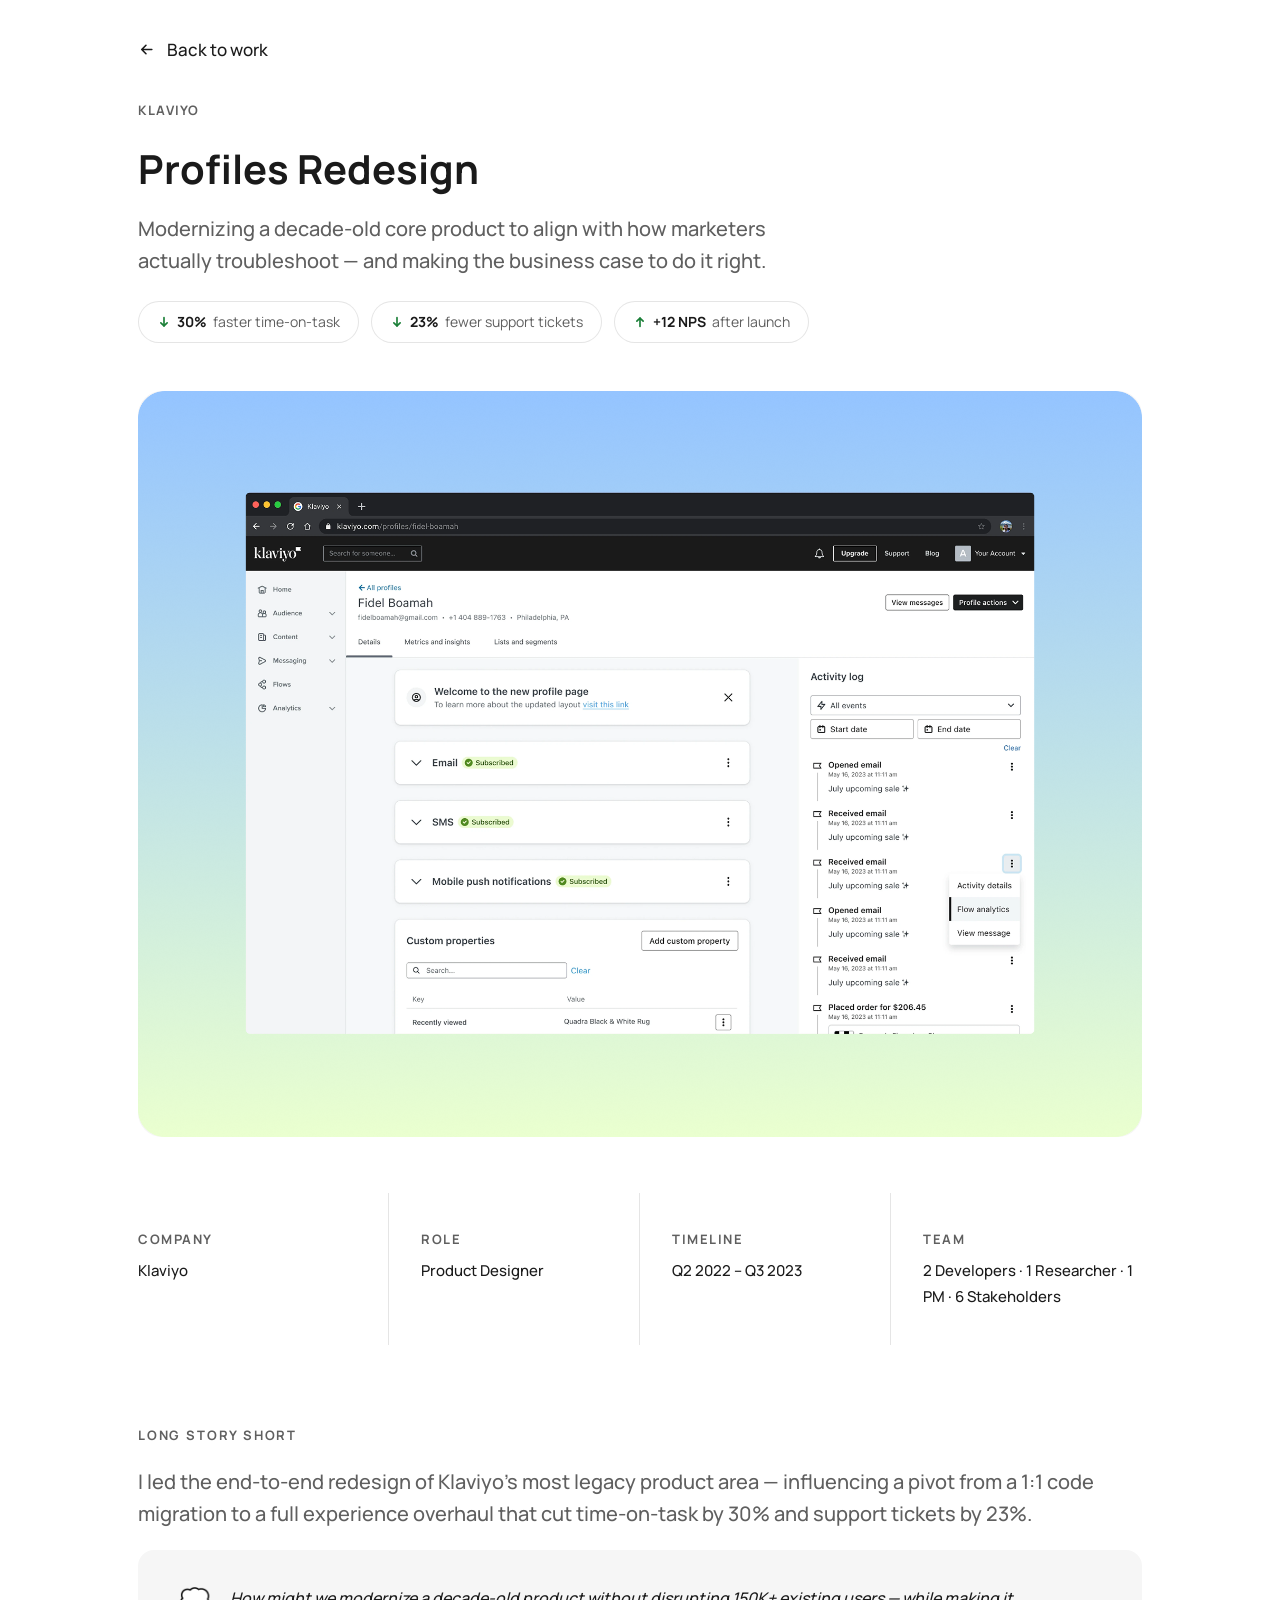
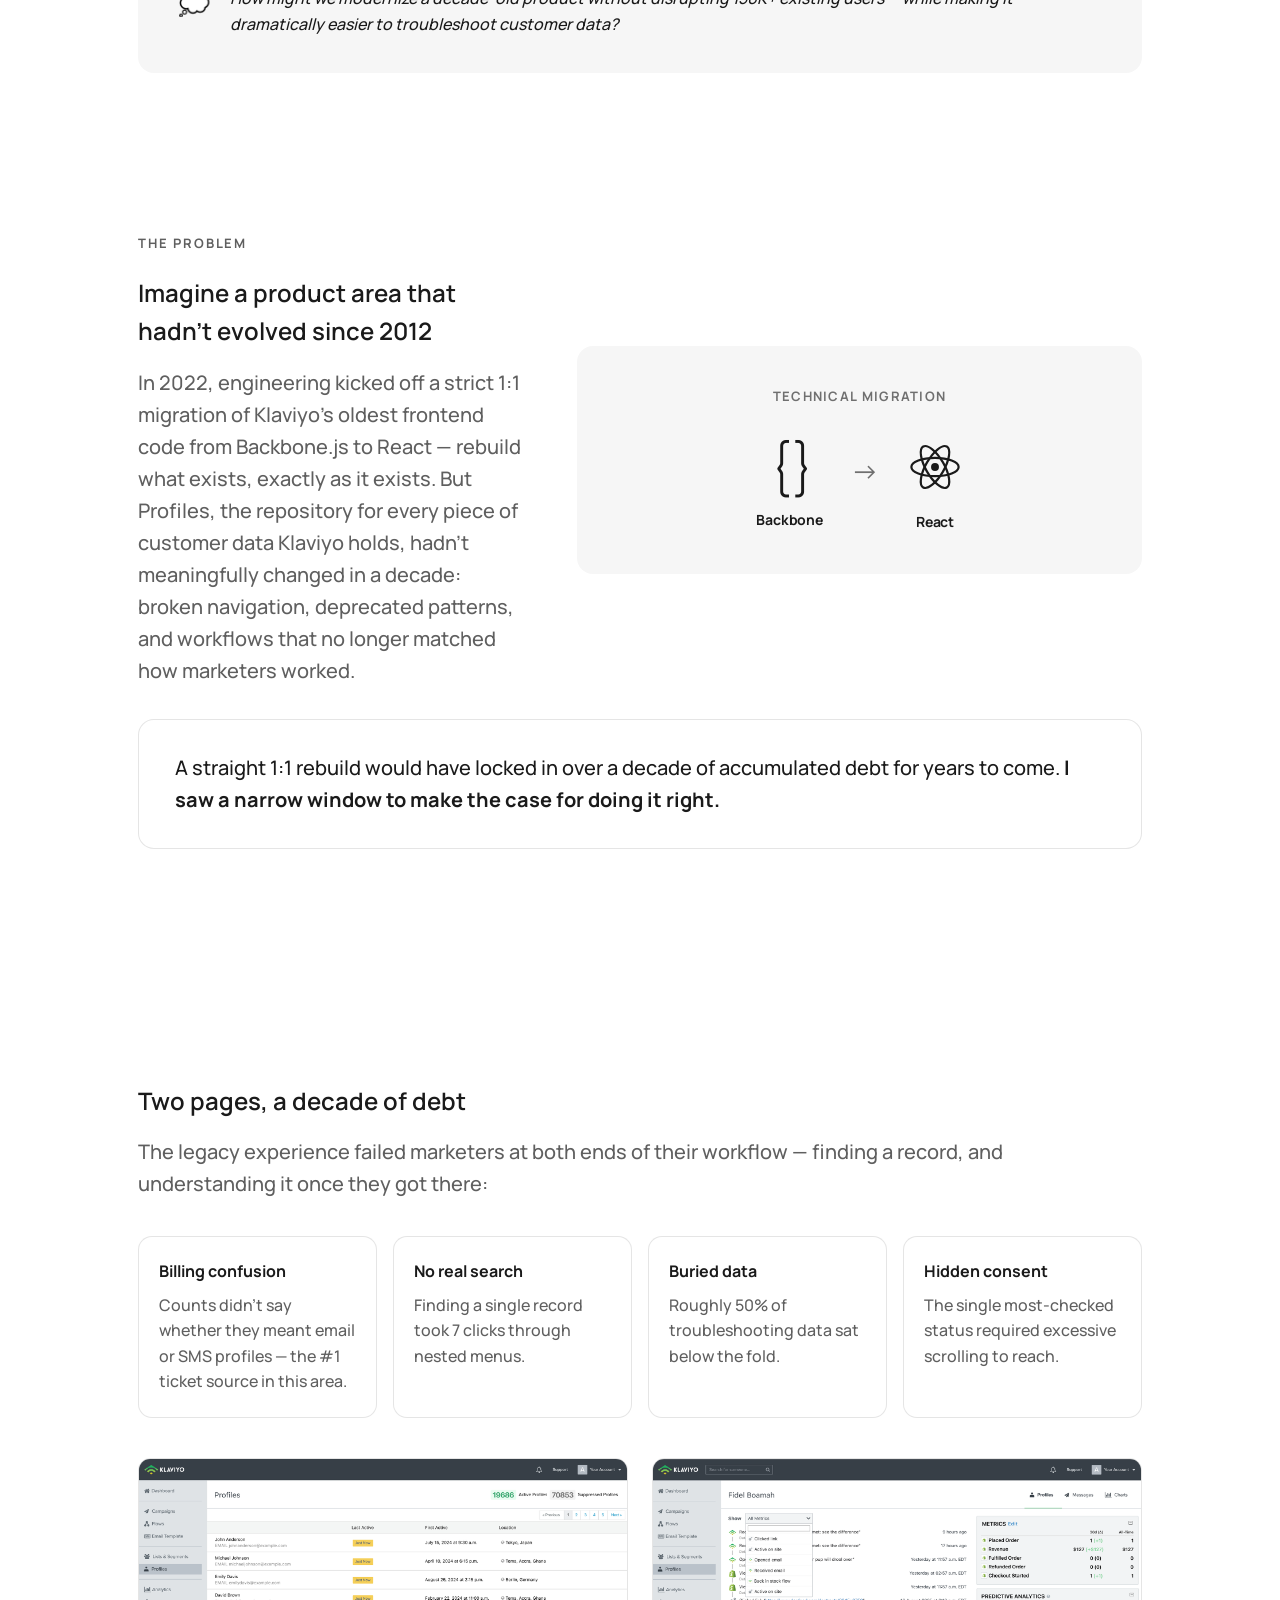
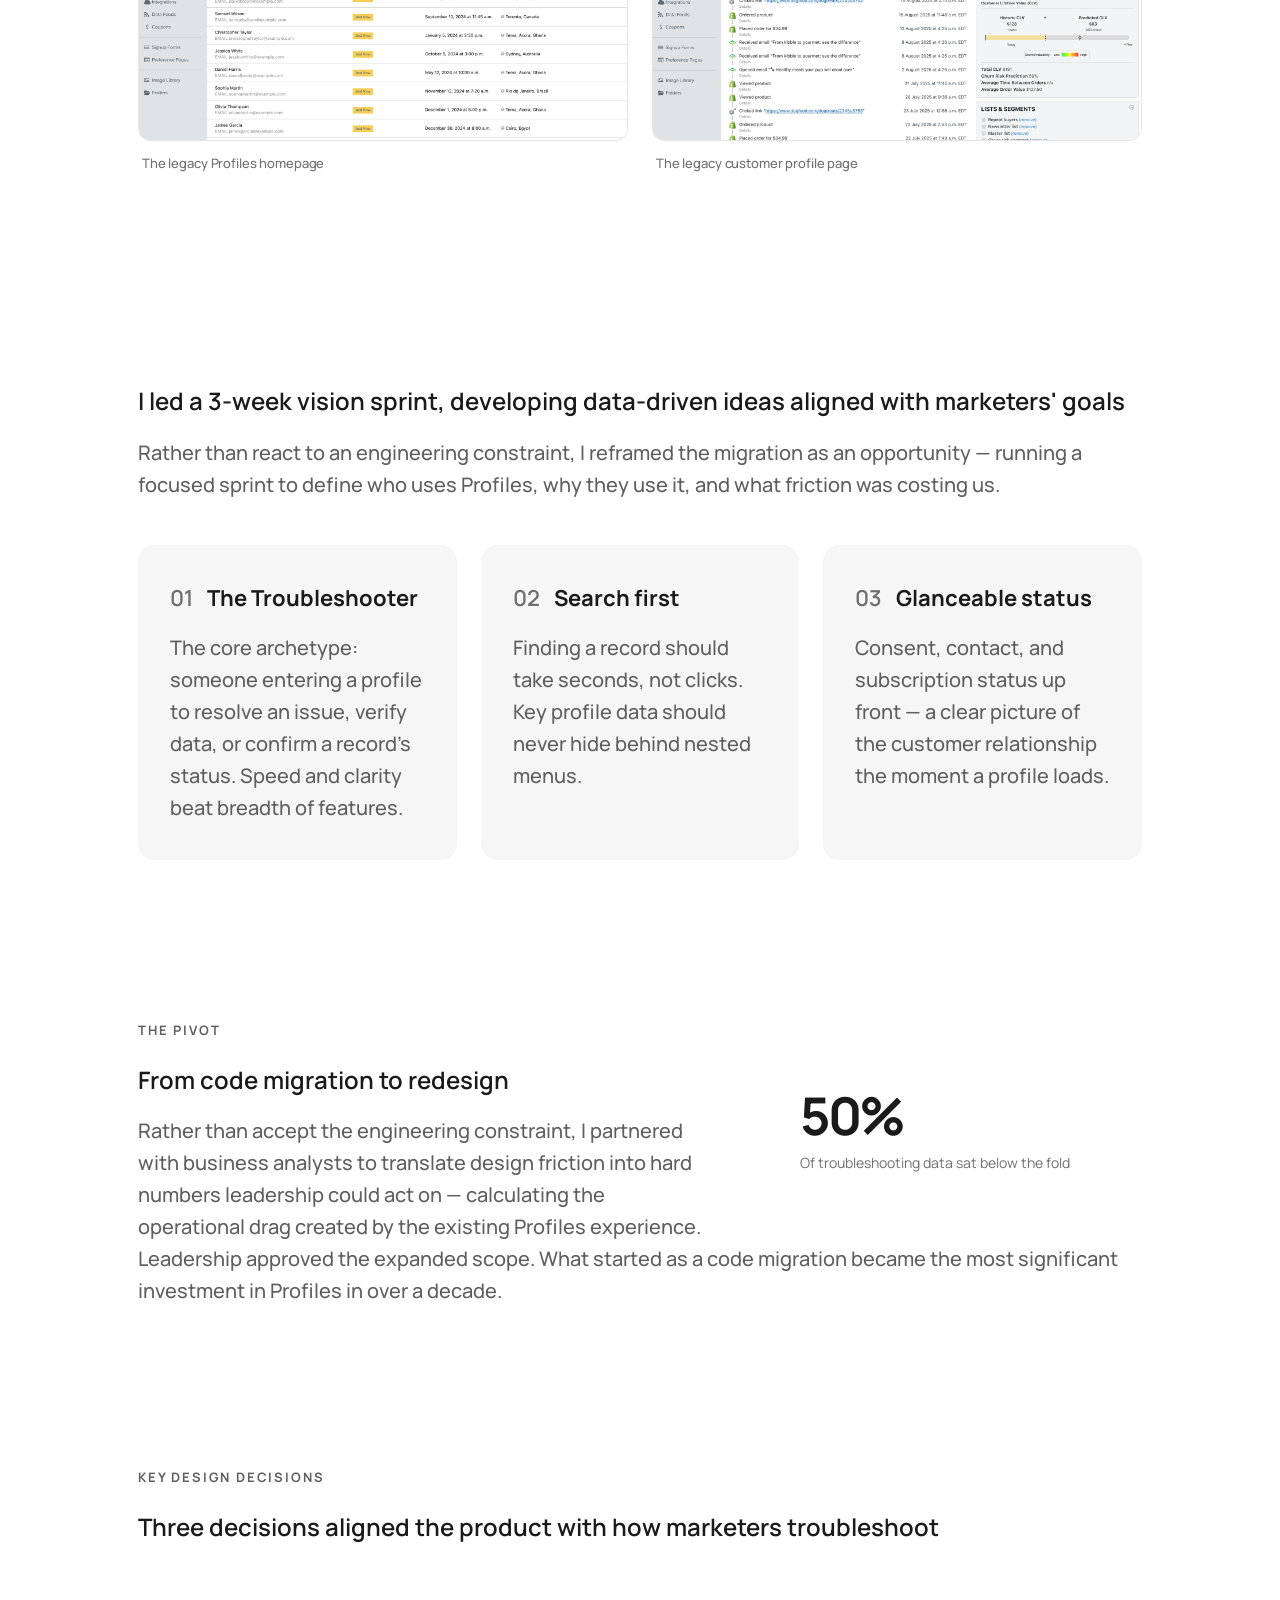
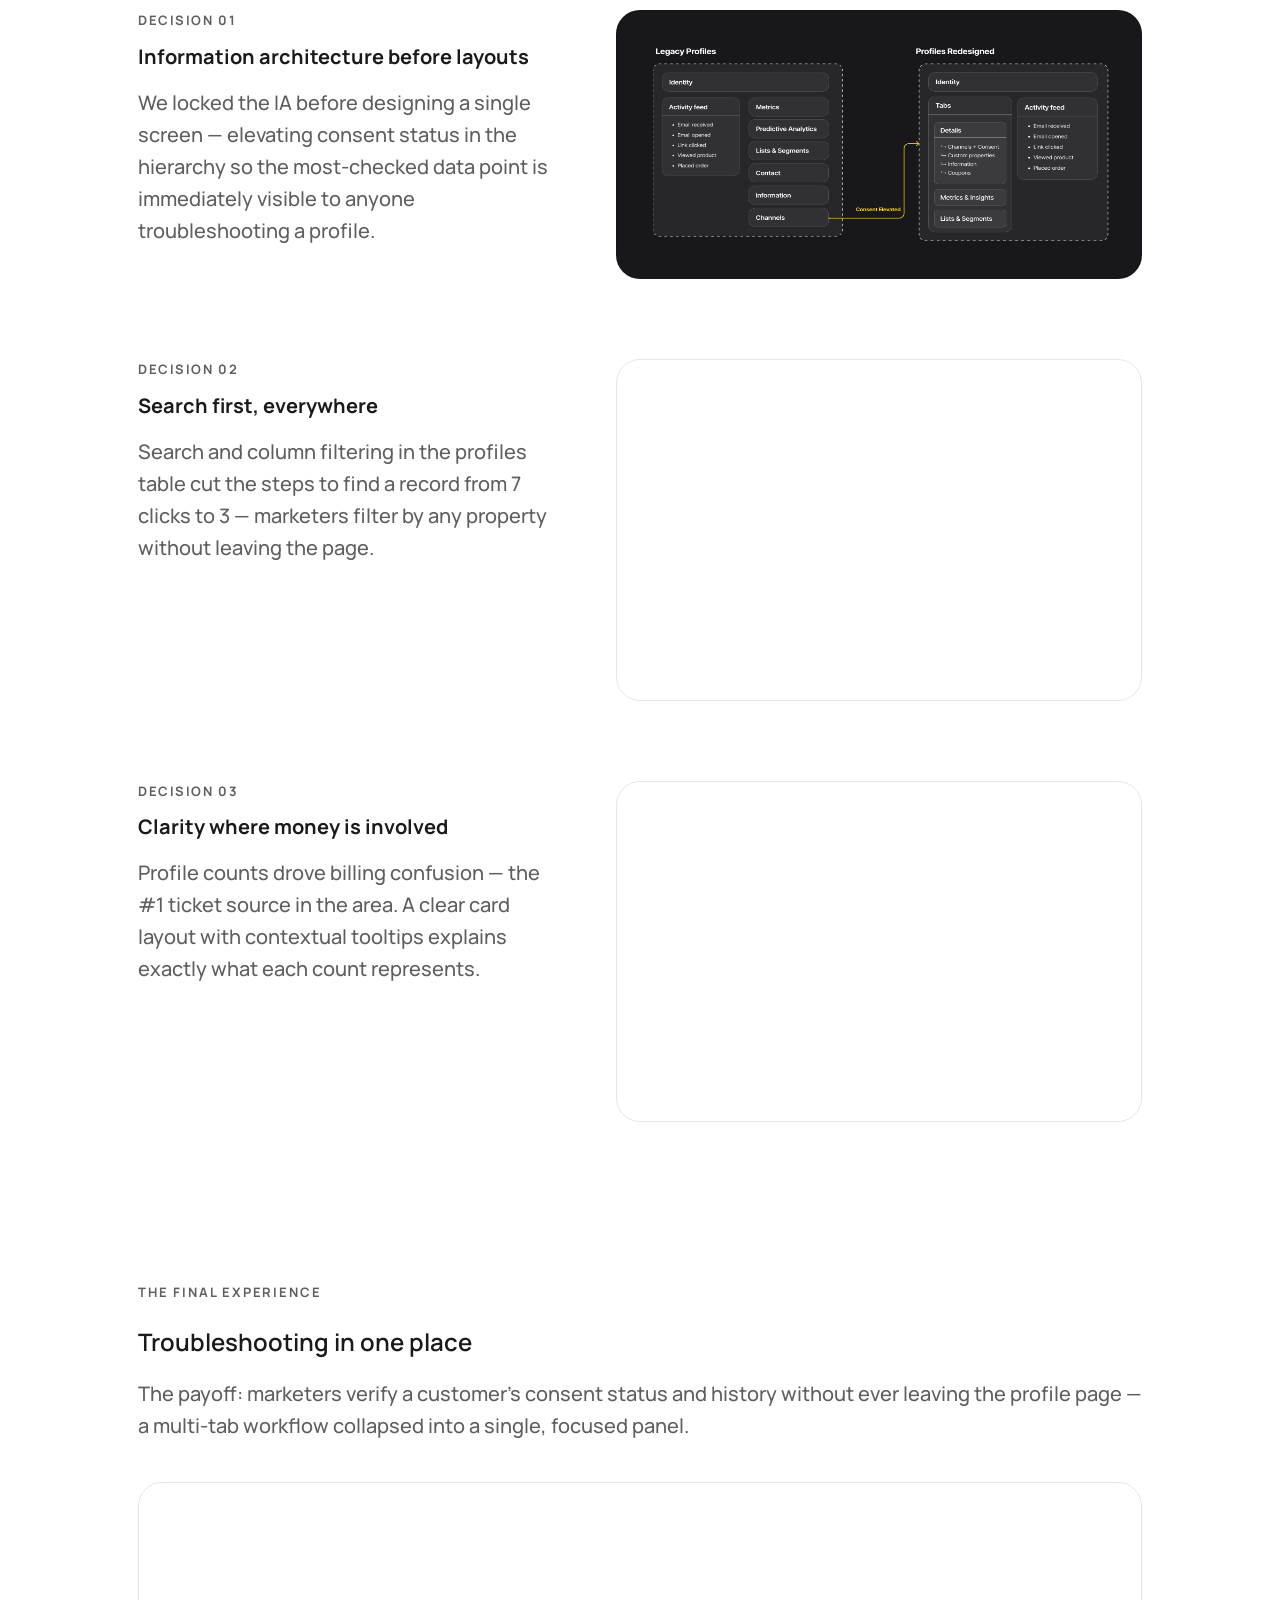
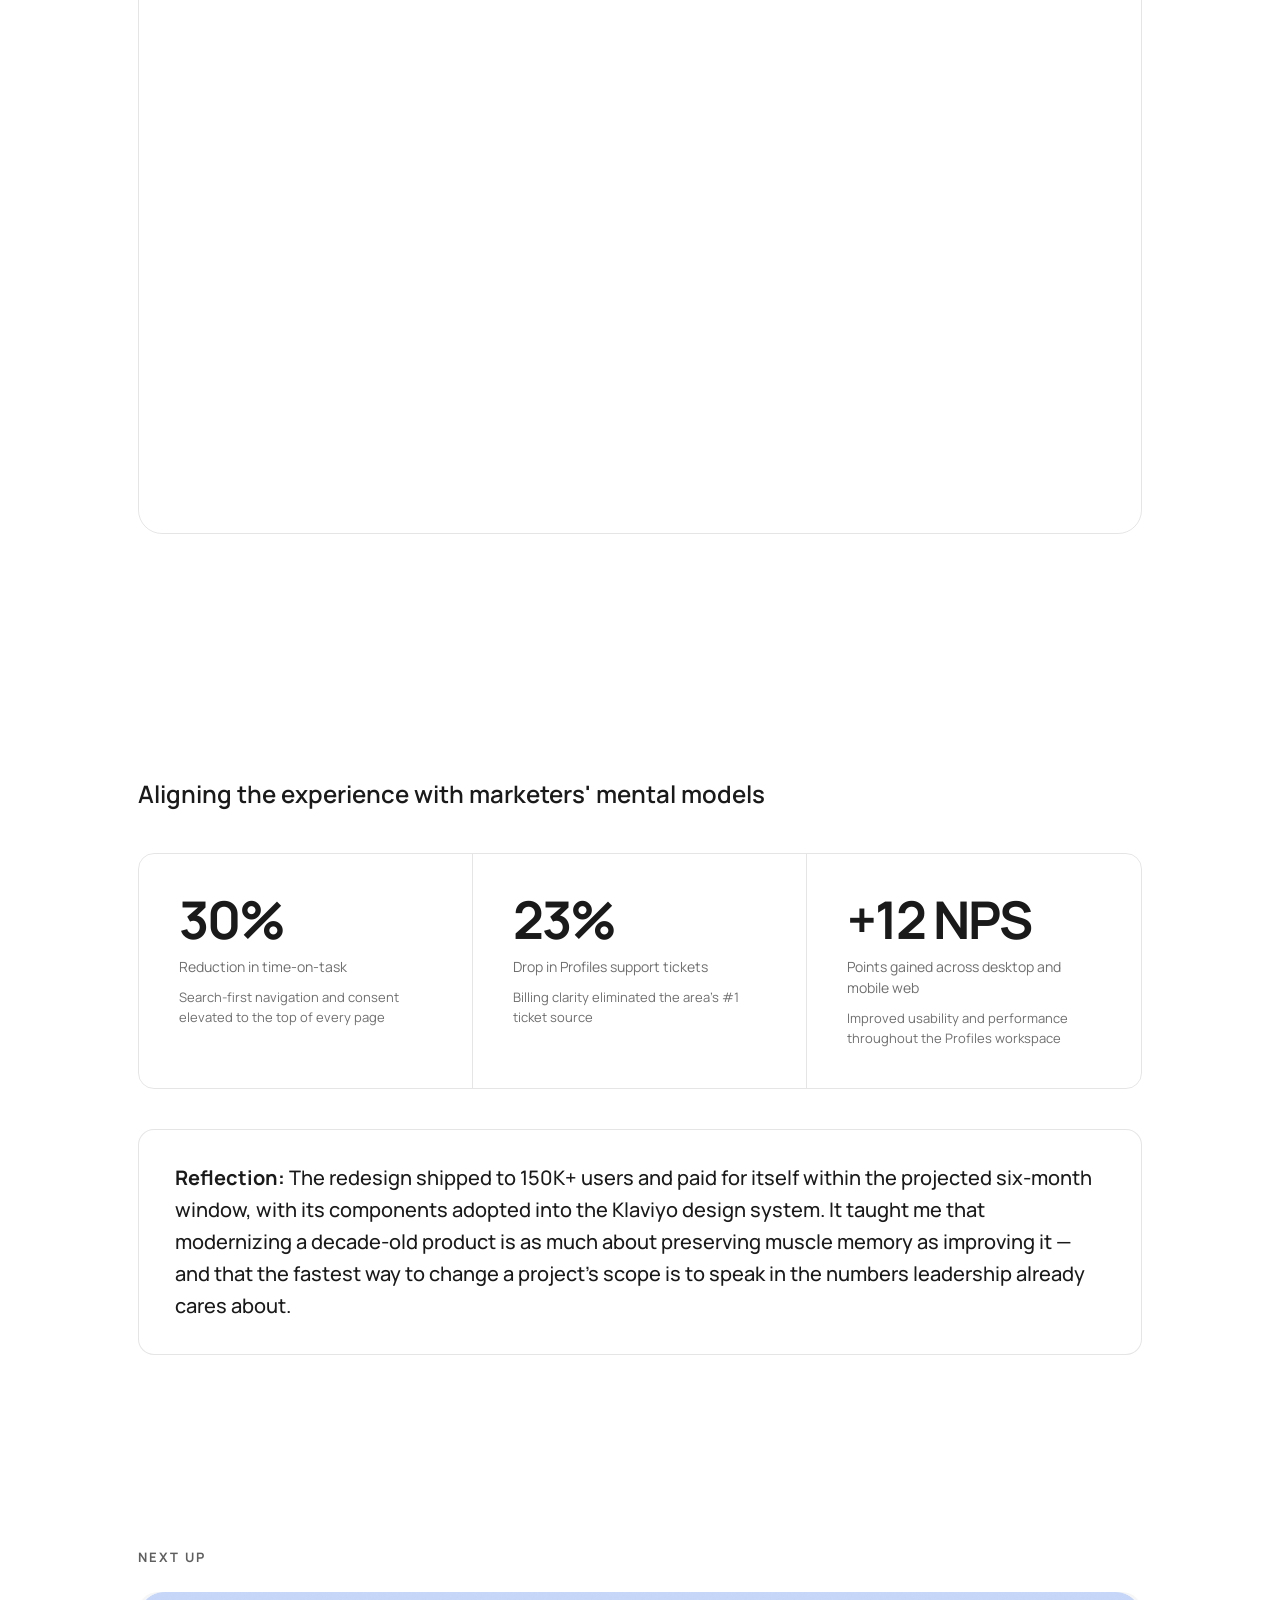
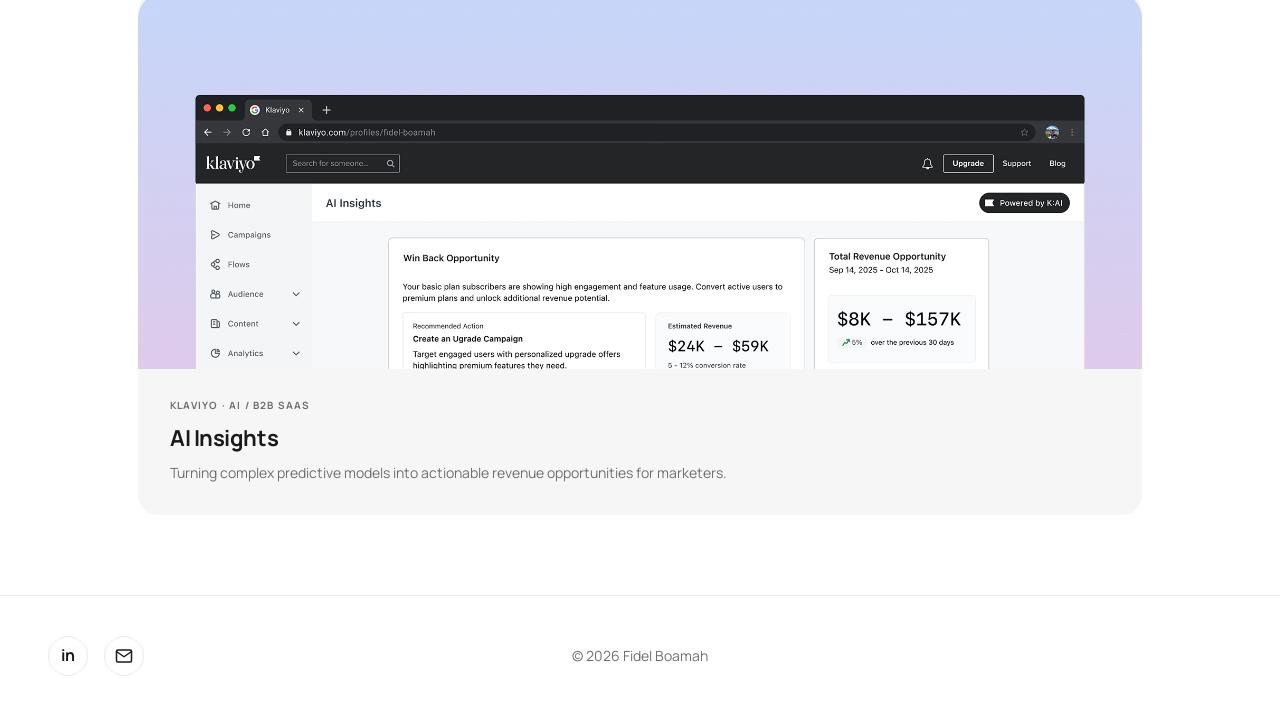
<file: profiles-redesign.html>
<!DOCTYPE html>
<html lang="en">
<head>
  <meta charset="UTF-8" />
  <meta name="viewport" content="width=device-width, initial-scale=1.0" />
  <title>Profiles Redesign — Fidel Boamah</title>
  <link rel="stylesheet" href="styles.css" />
</head>
<body class="case-study cs-page">

  <a href="index.html" class="cs-back-btn" aria-label="Back to work">
    <svg viewBox="0 0 16 16" fill="none" xmlns="http://www.w3.org/2000/svg"><path d="M13 8H3.5M3.5 8l4-4M3.5 8l4 4" stroke="currentColor" stroke-width="1.5" stroke-linecap="round" stroke-linejoin="round"/></svg>
    Back to work
  </a>

  <main>

    <!-- ═════════════════ TABLE OF CONTENTS (fixed left) ═════════════════ -->
    <nav class="cs-toc" aria-label="Table of contents">
      <div class="cs-toc-dots" aria-hidden="true"><span></span><span></span><span></span></div>
      <div class="cs-toc-list">
      <a href="#tldr" class="cs-toc-link">Tl;dr</a>
      <a href="#problem" class="cs-toc-link">Problem</a>
      <a href="#before" class="cs-toc-link">The before</a>
      <a href="#strategy" class="cs-toc-link">Strategy</a>
      <a href="#pivot" class="cs-toc-link">The pivot</a>
      <a href="#decisions" class="cs-toc-link">Design decisions</a>
      <a href="#final" class="cs-toc-link">Final experience</a>
      <a href="#impact" class="cs-toc-link">Impact</a>
      </div>
    </nav>

    <!-- ═══════════════════════════════ HERO ═══════════════════════════════ -->
    <section class="cs2-hero">
      <div class="cs2-hero-labels reveal">
        <span>Klaviyo</span>
      </div>
      <h1 class="reveal reveal-d1">Profiles Redesign</h1>
      <p class="cs2-hero-sub reveal reveal-d2">Modernizing a decade-old core product to align with how marketers actually troubleshoot — and making the business case to do it right.</p>
      <div class="cs2-hero-stats reveal reveal-d2">
        <span data-trend="down"><svg class="cs2-trend" viewBox="0 0 16 16" fill="none" stroke="currentColor" stroke-width="1.9" stroke-linecap="round" stroke-linejoin="round" aria-hidden="true"><path d="M8 3v9.5"/><path d="M11.6 8.9 8 12.5 4.4 8.9"/></svg><strong>30%</strong> faster time-on-task</span>
        <span data-trend="down"><svg class="cs2-trend" viewBox="0 0 16 16" fill="none" stroke="currentColor" stroke-width="1.9" stroke-linecap="round" stroke-linejoin="round" aria-hidden="true"><path d="M8 3v9.5"/><path d="M11.6 8.9 8 12.5 4.4 8.9"/></svg><strong>23%</strong> fewer support tickets</span>
        <span data-trend="up"><svg class="cs2-trend" viewBox="0 0 16 16" fill="none" stroke="currentColor" stroke-width="1.9" stroke-linecap="round" stroke-linejoin="round" aria-hidden="true"><path d="M8 13V3.5"/><path d="M4.4 7.1 8 3.5l3.6 3.6"/></svg><strong>+12 NPS</strong> after launch</span>
      </div>
      <div class="cs2-hero-media reveal reveal-d3">
        <img src="assets/Homepage/profiles-redesign.png" alt="Profiles Redesign dashboard" />
      </div>
    </section>

    <!-- ═══════════════════════════════ META ═══════════════════════════════ -->
    <div class="cs2-meta-strip">
      <div class="cs2-meta-item reveal">
        <span class="cs2-meta-label">Company</span>
        <span class="cs2-meta-value">Klaviyo</span>
      </div>
      <div class="cs2-meta-item reveal reveal-d1">
        <span class="cs2-meta-label">Role</span>
        <span class="cs2-meta-value">Product Designer</span>
      </div>
      <div class="cs2-meta-item reveal reveal-d2">
        <span class="cs2-meta-label">Timeline</span>
        <span class="cs2-meta-value"> Q2 2022 – Q3 2023</span>
      </div>
      <div class="cs2-meta-item reveal reveal-d3">
        <span class="cs2-meta-label">Team</span>
        <span class="cs2-meta-value">2 Developers · 1 Researcher · 1 PM · 6 Stakeholders</span>
      </div>
    </div>

    <!-- ══════════════════════════ LONG STORY SHORT ══════════════════════════ -->
    <section class="cs2-section" id="tldr">
      <span class="cs2-eyebrow reveal">Long Story Short</span>
      <p class="cs2-lead reveal reveal-d1">I led the end-to-end redesign of Klaviyo's most legacy product area — influencing a pivot from a 1:1 code migration to a full experience overhaul that cut time-on-task by 30% and support tickets by 23%.</p>

      <div class="cs2-hmw reveal">
        <span class="cs2-hmw-icon">💭</span>
        <p>How might we modernize a decade-old product without disrupting 150K+ existing users — while making it dramatically easier to troubleshoot customer data?</p>
      </div>
    </section>

    <!-- ═══════════════════════════ THE PROBLEM ═══════════════════════════ -->
    <section class="cs2-section" id="problem">
      <div class="cs2-split">
        <div class="cs2-split-text">
          <span class="cs2-eyebrow reveal">The Problem</span>
          <h2 class="reveal reveal-d1">Imagine a product area that hadn't evolved since 2012</h2>
          <p class="cs2-body reveal reveal-d2">In 2022, engineering kicked off a strict 1:1 migration of Klaviyo's oldest frontend code from Backbone.js to React — rebuild what exists, exactly as it exists. But Profiles, the repository for every piece of customer data Klaviyo holds, hadn't meaningfully changed in a decade: broken navigation, deprecated patterns, and workflows that no longer matched how marketers worked.</p>
        </div>
        <div class="cs2-diagram-box reveal reveal-d3" role="img" aria-label="Technical migration from Backbone.js to React">
          <div class="cs2-diagram-title">Technical Migration</div>
          <div class="cs2-diagram-row">
            <div class="cs2-diagram-item">
              <span class="cs2-diagram-braces">{ }</span>
              <span class="cs2-diagram-label">Backbone</span>
            </div>
            <span class="cs2-diagram-arrow">&#8594;</span>
            <div class="cs2-diagram-item">
              <svg class="cs2-diagram-icon" viewBox="0 0 64 64" xmlns="http://www.w3.org/2000/svg" aria-hidden="true">
                <g fill="none" stroke="currentColor" stroke-width="2.5">
                  <ellipse cx="32" cy="32" rx="27" ry="10.5"/>
                  <ellipse cx="32" cy="32" rx="27" ry="10.5" transform="rotate(60 32 32)"/>
                  <ellipse cx="32" cy="32" rx="27" ry="10.5" transform="rotate(120 32 32)"/>
                </g>
                <circle cx="32" cy="32" r="4.5" fill="currentColor"/>
              </svg>
              <span class="cs2-diagram-label">React</span>
            </div>
          </div>
        </div>
      </div>
      <div class="cs2-insight reveal">
        <p>A straight 1:1 rebuild would have locked in over a decade of accumulated debt for years to come. <strong>I saw a narrow window to make the case for doing it right.</strong></p>
      </div>
    </section>

    <!-- ══════════════════════ THE BEFORE ══════════════════════ -->
    <section class="cs2-section" id="before">
      <span class="cs2-eyebrow reveal">The Before</span>
      <h2 class="reveal reveal-d1">Two pages, a decade of debt</h2>
      <p class="reveal reveal-d2">The legacy experience failed marketers at both ends of their workflow — finding a record, and understanding it once they got there:</p>
      <div class="cs2-fail-grid">
        <div class="cs2-fail reveal">
          <h4>Billing confusion</h4>
          <p>Counts didn't say whether they meant email or SMS profiles — the #1 ticket source in this area.</p>
        </div>
        <div class="cs2-fail reveal reveal-d1">
          <h4>No real search</h4>
          <p>Finding a single record took 7 clicks through nested menus.</p>
        </div>
        <div class="cs2-fail reveal reveal-d2">
          <h4>Buried data</h4>
          <p>Roughly 50% of troubleshooting data sat below the fold.</p>
        </div>
        <div class="cs2-fail reveal reveal-d3">
          <h4>Hidden consent</h4>
          <p>The single most-checked status required excessive scrolling to reach.</p>
        </div>
      </div>
      <div class="cs2-img-pair reveal">
        <figure>
          <img src="assets/Profiles redesign/old home page.png" alt="The legacy Profiles homepage" style="aspect-ratio: 3526/2034;" />
          <figcaption class="cs2-media-caption">The legacy Profiles homepage</figcaption>
        </figure>
        <figure>
          <img src="assets/Profiles redesign/old customer page.png" alt="The legacy individual customer profile page" style="aspect-ratio: 3526/2034;" />
          <figcaption class="cs2-media-caption">The legacy customer profile page</figcaption>
        </figure>
      </div>
    </section>

    <!-- ══════════════════════ DESIGN STRATEGY ══════════════════════ -->
    <section class="cs2-section" id="strategy">
      <span class="cs2-eyebrow reveal">Design Strategy &amp; Priorities</span>
      <h2 class="reveal reveal-d1">I led a 3-week vision sprint, developing data-driven ideas aligned with marketers' goals</h2>
      <p class="reveal reveal-d2">Rather than react to an engineering constraint, I reframed the migration as an opportunity — running a focused sprint to define who uses Profiles, why they use it, and what friction was costing us.</p>

      <div class="cs2-strategy-cards">
        <div class="cs2-strategy-card reveal">
          <h4><span class="n">01</span> The Troubleshooter</h4>
          <p>The core archetype: someone entering a profile to resolve an issue, verify data, or confirm a record's status. Speed and clarity beat breadth of features.</p>
        </div>
        <div class="cs2-strategy-card reveal reveal-d1">
          <h4><span class="n">02</span> Search first</h4>
          <p>Finding a record should take seconds, not clicks. Key profile data should never hide behind nested menus.</p>
        </div>
        <div class="cs2-strategy-card reveal reveal-d2">
          <h4><span class="n">03</span> Glanceable status</h4>
          <p>Consent, contact, and subscription status up front — a clear picture of the customer relationship the moment a profile loads.</p>
        </div>
      </div>
    </section>

    <!-- ══════════════════════ THE PIVOT (CENTERPIECE) ══════════════════════ -->
    <section class="cs2-section" id="pivot">
      <div class="cs2-bizcase-split">
        <div class="cs2-bizcase-text">
          <span class="cs2-eyebrow reveal">The Pivot</span>
          <h2 class="reveal reveal-d1">From code migration to redesign</h2>
          <p class="cs2-body reveal reveal-d2">Rather than accept the engineering constraint, I partnered with business analysts to translate design friction into hard numbers leadership could act on — calculating the operational drag created by the existing Profiles experience.</p>
        </div>
        <div class="cs2-media cs2-media--flush reveal reveal-d3">
          <div class="cs2-stat">
            <div class="cs2-stat-num">50%</div>
            <div class="cs2-stat-label">Of troubleshooting data sat below the fold</div>
          </div>
        </div>
      </div>

      <p class="reveal">Leadership approved the expanded scope. What started as a code migration became the most significant investment in Profiles in over a decade.</p>
    </section>

    <!-- ══════════════════════ KEY DESIGN DECISIONS ══════════════════════ -->
    <section class="cs2-section" id="decisions">
      <span class="cs2-eyebrow reveal">Key Design Decisions</span>
      <h2 class="reveal reveal-d1">Three decisions aligned the product with how marketers troubleshoot</h2>

      <div class="cs2-features">

        <div class="cs2-feature">
          <div class="cs2-decision-split">
            <div class="cs2-decision-text">
              <span class="cs2-feature-eyebrow reveal">Decision 01</span>
              <h3 class="reveal reveal-d1">Information architecture before layouts</h3>
              <p class="reveal reveal-d2">We locked the IA before designing a single screen — elevating consent status in the hierarchy so the most-checked data point is immediately visible to anyone troubleshooting a profile.</p>
            </div>
            <div class="cs2-media cs2-media--flush reveal reveal-d3">
              <img class="img-dark-bg" src="assets/Profiles redesign/information architecture.png" alt="Information architecture for the redesigned profile page" style="aspect-ratio: 1780/910;" />
            </div>
          </div>
        </div>

        <div class="cs2-feature">
          <div class="cs2-decision-split">
            <div class="cs2-decision-text">
              <span class="cs2-feature-eyebrow reveal">Decision 02</span>
              <h3 class="reveal reveal-d1">Search first, everywhere</h3>
              <p class="reveal reveal-d2">Search and column filtering in the profiles table cut the steps to find a record from 7 clicks to 3 — marketers filter by any property without leaving the page.</p>
            </div>
            <div class="cs2-media cs2-media--flush reveal reveal-d3">
              <video autoplay loop muted playsinline aria-label="Redesigned profiles data table with search and column filtering" style="aspect-ratio: 1108/720;"><source src="assets/Profiles redesign/Data table.mp4" type="video/mp4" /></video>
            </div>
          </div>
        </div>

        <div class="cs2-feature">
          <div class="cs2-decision-split">
            <div class="cs2-decision-text">
              <span class="cs2-feature-eyebrow reveal">Decision 03</span>
              <h3 class="reveal reveal-d1">Clarity where money is involved</h3>
              <p class="reveal reveal-d2">Profile counts drove billing confusion — the #1 ticket source in the area. A clear card layout with contextual tooltips explains exactly what each count represents.</p>
            </div>
            <div class="cs2-media cs2-media--flush reveal reveal-d3">
              <video autoplay loop muted playsinline aria-label="Redesigned profile counts with contextual tooltips" style="aspect-ratio: 1108/720;"><source src="assets/Profiles redesign/profilecounts.mp4" type="video/mp4" /></video>
            </div>
          </div>
        </div>

      </div>
    </section>

    <!-- ══════════════════════ FINAL EXPERIENCE ══════════════════════ -->
    <section class="cs2-section" id="final">
      <span class="cs2-eyebrow reveal">The Final Experience</span>
      <h2 class="reveal reveal-d1">Troubleshooting in one place</h2>
      <p class="reveal reveal-d2">The payoff: marketers verify a customer's consent status and history without ever leaving the profile page — a multi-tab workflow collapsed into a single, focused panel.</p>
      <div class="cs2-media reveal reveal-d3">
        <video autoplay loop muted playsinline aria-label="Troubleshooting flow for verifying consent status" style="aspect-ratio: 1108/720;"><source src="assets/Profiles redesign/Individual profile page.mp4" type="video/mp4" /></video>
      </div>
    </section>

    <!-- ══════════════════════ IMPACT ══════════════════════ -->
    <section class="cs2-section" id="impact">
      <span class="cs2-eyebrow reveal">Impact</span>
      <h2 class="reveal reveal-d1">Aligning the experience with marketers' mental models</h2>

      <div class="cs2-stats reveal reveal-d2">
        <div class="cs2-stat">
          <div class="cs2-stat-num">30%</div>
          <div class="cs2-stat-label">Reduction in time-on-task</div>
          <div class="cs2-stat-cause">Search-first navigation and consent elevated to the top of every page</div>
        </div>
        <div class="cs2-stat">
          <div class="cs2-stat-num">23%</div>
          <div class="cs2-stat-label">Drop in Profiles support tickets</div>
          <div class="cs2-stat-cause">Billing clarity eliminated the area's #1 ticket source</div>
        </div>
        <div class="cs2-stat">
          <div class="cs2-stat-num">+12 NPS</div>
          <div class="cs2-stat-label">Points gained across desktop and mobile web</div>
          <div class="cs2-stat-cause">Improved usability and performance throughout the Profiles workspace</div>
        </div>
      </div>

      <div class="cs2-insight reveal">
        <p><strong>Reflection:</strong> The redesign shipped to 150K+ users and paid for itself within the projected six-month window, with its components adopted into the Klaviyo design system. It taught me that modernizing a decade-old product is as much about preserving muscle memory as improving it — and that the fastest way to change a project's scope is to speak in the numbers leadership already cares about.</p>
      </div>
    </section>

    <!-- ══════════════════════ NEXT UP ══════════════════════ -->
    <div class="cs2-next">
      <span class="cs2-next-label reveal">Next Up</span>
      <a href="ai-insights.html" class="cs2-next-card reveal reveal-d1" data-cursor-label="View case study &rarr;">
        <img src="assets/Homepage/AI-insights.png" alt="AI Insights" />
        <div class="cs2-next-info">
          <span class="cs2-next-info-label">Klaviyo · AI / B2B SaaS</span>
          <h3>AI Insights</h3>
          <p>Turning complex predictive models into actionable revenue opportunities for marketers.</p>
        </div>
      </a>
    </div>

  </main>

  <footer class="home-footer">
    <div class="footer-socials">
      <a href="https://www.linkedin.com/in/fidel-boamah/" aria-label="LinkedIn" target="_blank" rel="noopener">in</a>
      <a href="mailto:fidelboamah@gmail.com" aria-label="Email"><svg viewBox="0 0 24 24" width="18" height="18" fill="none" stroke="currentColor" stroke-width="2" stroke-linecap="round" stroke-linejoin="round"><path d="M4 4h16c1.1 0 2 .9 2 2v12c0 1.1-.9 2-2 2H4c-1.1 0-2-.9-2-2V6c0-1.1.9-2 2-2z"></path><polyline points="22,6 12,13 2,6"></polyline></svg></a>
    </div>
    <div class="footer-copy">
      <p>&copy; 2026 Fidel Boamah</p>
    </div>
    <div class="footer-spacer"></div>
  </footer>

  <script src="script.js"></script>
  <script>
    (function () {
      const observer = new IntersectionObserver(function (entries) {
        entries.forEach(function (entry) {
          if (entry.isIntersecting) {
            entry.target.classList.add('is-visible');
            observer.unobserve(entry.target);
          }
        });
      }, { threshold: 0.08, rootMargin: '0px 0px -48px 0px' });

      document.querySelectorAll('.reveal').forEach(function (el) {
        observer.observe(el);
      });
    })();
  </script>

</body>
</html>
</file>
<file: styles.css>
/* ===========================
   Fidel Boamah — Portfolio
   (Global & Variables)
   =========================== */

/* Manrope — the single typeface across every page */
@import url('https://fonts.googleapis.com/css2?family=Manrope:wght@400;500;600;700;800&display=swap');

:root {
  /* Legacy/Subpage Variables */
  --bg: #ffffff;
  --bg-light: #ffffff;
  --text-primary: #1a1a1a;
  --text-secondary: #5f5f5f;
  --text-muted: #6f6f6f;
  --text-label: #6f6f6f;
  --pill-bg: #ffffff;
  --pill-active-bg: #1a1a1a;
  --pill-active-text: #ffffff;
  --pill-border: rgba(0, 0, 0, 0.1);
  --pill-shadow: 0 10px 10px -5px rgba(0, 0, 0, 0.1);
  --line: rgba(0, 0, 0, 0.1);
  --card-bg: #ffffff;
  --card-border: rgba(0, 0, 0, 0.1);
  --heading-color: #1a1a1a;
  --card-radius: 17px;
  --max-width: 1440px;
  --content-width: 1310px;
  --img-frame-bg: #F6F6F6;
  --img-frame-text: #666666;
  --toggle-bg: #ffffff;
  --accent: #f5e2ff;
  --featured-border: rgba(0, 0, 0, 0.12);

  /* New Homepage Variables */
  --home-bg: #ffffff;
  --home-text: #111111;
  --home-text-muted: #666666;
  --home-border: #eaeaea;
  --btn-bg: #111111;
  --btn-text: #ffffff;
  --btn-outline: #e5e5e5;
  --card-purple: #f4f3ff;
  --card-blue: #f0f7ff;
  --card-pink: #fff0f2;
  --card-green: #f0fdf4;

  /* Season-Mix-style display font (Hanken Grotesk stand-in) */
  --font-display: "Manrope", ui-sans-serif, system-ui, sans-serif;
  /* Blue pulled from the avatar — used for text-link hovers */
  --link-blue: #2b50e9;
}

body.dark-mode {
  /* Legacy/Subpage Dark Mode */
  --bg: #141414;
  --bg-light: #141414;
  --text-primary: #f5f5f5;
  --text-secondary: #b0b0b0;
  --text-muted: #8a8a8a;
  --text-label: #8a8a8a;
  --pill-bg: rgba(255, 255, 255, 0.06);
  --pill-active-bg: #f5f5f5;
  --pill-active-text: #141414;
  --pill-border: rgba(255, 255, 255, 0.1);
  --pill-shadow: 0 10px 10px -5px rgba(0, 0, 0, 0.4);
  --line: rgba(255, 255, 255, 0.1);
  --card-bg: #1f1f1f;
  --card-border: rgba(255, 255, 255, 0.1);
  --heading-color: #f5f5f5;
  --img-frame-bg: #1f1f1f;
  --img-frame-text: #8a8a8a;
  --toggle-bg: #1f1f1f;
  --accent: rgba(216, 160, 255, 0.35);
  --featured-border: rgba(255, 255, 255, 0.1);

  /* New Homepage Dark Mode */
  --home-bg: #0d0d0d;
  --home-text: #f5f5f5;
  --home-text-muted: #a0a0a0;
  --home-border: #2a2a2a;
  --btn-bg: #ffffff;
  --btn-text: #111111;
  --btn-outline: #333333;
  --card-purple: #1b1a29;
  --card-blue: #161e2b;
  --card-pink: #2b1a1c;
  --card-green: #1a241c;
}

* { margin: 0; padding: 0; box-sizing: border-box; cursor: none !important; }
html { scroll-behavior: smooth; }

/* ── Custom cursor ── */
.cursor-ring {
  position: fixed;
  top: 0;
  left: 0;
  width: 23px;
  height: 23px;
  border-radius: 50%;
  background: rgba(128, 128, 128, 0.4);
  margin-left: -11.5px;
  margin-top: -11.5px;
  pointer-events: none;
  z-index: 99999;
  opacity: 0;
  will-change: transform;
  transition: opacity 0.3s ease, width 0.3s cubic-bezier(0.22, 1, 0.36, 1), height 0.3s cubic-bezier(0.22, 1, 0.36, 1), margin 0.3s cubic-bezier(0.22, 1, 0.36, 1);
}

.cursor-ring--hover {
  width: 34px;
  height: 34px;
  margin-left: -17px;
  margin-top: -17px;
  opacity: 0.35 !important;
}

/* Label state: pill with text (e.g. "About me →" over the portrait) */
.cursor-ring .cursor-label {
  display: none;
  color: #ffffff;
  font-family: "Manrope", ui-sans-serif, system-ui, sans-serif;
  font-size: 12px;
  font-weight: 600;
  white-space: nowrap;
  line-height: 1;
}

.cursor-ring--label {
  width: max-content;
  height: 36px;
  padding: 0 16px;
  margin: 0;
  translate: -50% -50%;
  border-radius: 99px;
  background: #111111;
  opacity: 1 !important;
  display: flex;
  align-items: center;
  justify-content: center;
}

.cursor-ring--label .cursor-label {
  display: flex;
  align-items: center;
  gap: 7px;
}

.cursor-label svg {
  width: 13px;
  height: 13px;
  flex-shrink: 0;
}

/* Click pulse */
.cursor-ring--click {
  width: 18px;
  height: 18px;
  margin-left: -9px;
  margin-top: -9px;
}

/* Touch devices: restore default cursor */
@media (pointer: coarse) {
  * { cursor: auto !important; }
  .cursor-dot, .cursor-ring { display: none; }
}

body {
  background: var(--bg);
  color: var(--text-primary);
  font-family: "Manrope", ui-sans-serif, system-ui, sans-serif;
  font-weight: 400;
  line-height: 1.6;
  -webkit-font-smoothing: antialiased;
  -moz-osx-font-smoothing: grayscale;
  transition: background 0.3s ease, color 0.3s ease;
}

img { display: block; max-width: 100%; }
/* Form controls don't inherit type by default */
button, input, select, textarea { font-family: inherit; }
a { color: inherit; text-decoration: none; }
a:focus-visible, button:focus-visible { outline: 2px solid var(--text-primary); outline-offset: 3px; }

/* ===========================
   NEW HOMEPAGE STYLES
   =========================== */

body.home-page {
  background: var(--home-bg);
  color: var(--home-text);
  overflow-x: hidden;
}

/* Home Header (shared across all pages) */
.home-header {
  display: flex;
  justify-content: space-between;
  align-items: center;
  padding: 28px 48px;
  max-width: 1360px;
  margin: 0 auto;
}

.home-header-left, .home-header-right {
  display: flex;
  align-items: center;
  flex: 1;
}

.home-header-right {
  justify-content: flex-end;
  gap: 16px;
}

.home-logo {
  display: flex;
  align-items: center;
  gap: 12px;
  font-weight: 700;
  font-size: 18px;
  letter-spacing: -0.02em;
}

.home-logo-mark {
  display: flex;
  align-items: center;
  justify-content: center;
  width: 36px;
  height: 36px;
  background: var(--home-text);
  color: var(--home-bg);
  border-radius: 50%;
  font-size: 13px;
  font-weight: 900;
}

/* ── Vertical site menu ── */
.home-header { position: relative; z-index: 200; }

.menu-toggle {
  width: 40px;
  height: 40px;
  border-radius: 50%;
  border: 1px solid var(--home-border);
  background: transparent;
  display: flex;
  align-items: center;
  justify-content: center;
  cursor: pointer;
  color: var(--home-text);
  transition: background 0.2s ease;
}

.menu-toggle:hover { background: var(--btn-outline); }
.menu-toggle svg { width: 18px; height: 18px; }

.site-menu {
  position: absolute;
  top: calc(100% - 12px);
  right: 48px;
  display: none;
  flex-direction: column;
  min-width: 200px;
  background: var(--home-bg);
  border: 1px solid var(--home-border);
  border-radius: 16px;
  padding: 10px;
  box-shadow: 0 16px 40px -12px rgba(0, 0, 0, 0.18);
  z-index: 300;
}

body.dark-mode .site-menu { box-shadow: 0 16px 40px -12px rgba(0, 0, 0, 0.6); }

.site-menu.open { display: flex; }

.site-menu a,
.site-menu .menu-theme {
  display: flex;
  align-items: center;
  gap: 10px;
  padding: 11px 14px;
  border-radius: 10px;
  font-size: 15px;
  font-weight: 500;
  color: var(--home-text);
  background: none;
  border: none;
  cursor: pointer;
  text-align: left;
  font-family: inherit;
  transition: background 0.15s ease;
}

.site-menu a:hover,
.site-menu .menu-theme:hover { background: var(--btn-outline); }

.site-menu .menu-theme {
  margin-top: 8px;
  border-top: 1px solid var(--home-border);
  border-radius: 0 0 10px 10px;
  padding-top: 14px;
  color: var(--home-text-muted);
}

.menu-theme svg { width: 16px; height: 16px; }
.menu-theme .icon-sun { display: none; }
.menu-theme .menu-theme-label-light { display: none; }
body.dark-mode .menu-theme .icon-moon { display: none; }
body.dark-mode .menu-theme .icon-sun { display: block; }
body.dark-mode .menu-theme .menu-theme-label-dark { display: none; }
body.dark-mode .menu-theme .menu-theme-label-light { display: inline; }

@media (max-width: 768px) {
  .site-menu { right: 24px; }
}

.home-nav {
  display: flex;
  gap: 32px;
  align-items: center;
  justify-content: center;
  font-weight: 500;
  font-size: 15px;
  color: var(--home-text-muted);
}

.home-nav a { position: relative; transition: color 0.2s ease; }
.home-nav a:hover, .home-nav a.active { color: var(--home-text); }

.nav-dot {
  position: absolute;
  bottom: -10px;
  left: 50%;
  transform: translateX(-50%);
  width: 4px;
  height: 4px;
  background: var(--home-text);
  border-radius: 50%;
}

/* Home Theme Button (Matched to Footer Socials) */
.home-theme-btn {
  width: 40px;
  height: 40px;
  border-radius: 50%;
  border: 1px solid var(--home-border);
  background: transparent;
  display: flex;
  align-items: center;
  justify-content: center;
  cursor: pointer;
  color: var(--home-text);
  transition: background 0.2s ease;
}

.home-theme-btn:hover {
  background: var(--btn-outline);
}

.home-theme-btn svg { width: 18px; height: 18px; }
.home-theme-btn .icon-sun { display: none; }
body.dark-mode .home-theme-btn .icon-moon { display: none; }
body.dark-mode .home-theme-btn .icon-sun { display: block; }

/* Buttons */
.btn-primary {
  background: var(--btn-bg);
  color: var(--btn-text);
  padding: 12px 24px;
  border-radius: 99px;
  font-weight: 600;
  font-size: 14px;
  display: inline-flex;
  align-items: center;
  gap: 8px;
  transition: transform 0.2s ease, opacity 0.2s ease;
}

.btn-primary:hover { opacity: 0.9; transform: scale(1.02); }
.btn-primary svg { width: 14px; height: 14px; }

/* Bouncing arrow on the "View my work" button */
.btn-scroll-hint svg {
  animation: arrow-bounce 1.6s ease-in-out infinite;
}

@keyframes arrow-bounce {
  0%, 100% { transform: translateY(0); }
  50% { transform: translateY(4px); }
}

@media (prefers-reduced-motion: reduce) {
  .btn-scroll-hint svg { animation: none; }
}

.btn-secondary {
  background: transparent;
  color: var(--home-text);
  border: 1px solid var(--btn-outline);
  padding: 12px 24px;
  border-radius: 99px;
  font-weight: 600;
  font-size: 14px;
  display: inline-flex;
  align-items: center;
  gap: 8px;
  transition: background 0.2s ease;
}

.btn-secondary:hover { background: rgba(0,0,0,0.03); }
body.dark-mode .btn-secondary:hover { background: rgba(255,255,255,0.05); }
.btn-secondary svg { width: 16px; height: 16px; }

/* Home Hero */
.home-hero {
  display: grid;
  grid-template-columns: 1fr 1fr;
  align-items: center;
  max-width: 1360px;
  min-height: 74vh;
  margin: 0 auto;
  padding: 0 48px;
  gap: 60px;
}

.hero-eyebrow {
  font-size: 20px;
  line-height: 1.5;
  color: var(--home-text-muted);
  margin-bottom: 16px;
}

.home-hero-content {
  max-width: 600px;
  animation: hero-rise 0.8s cubic-bezier(0.2, 0.8, 0.2, 1) forwards;
}

@keyframes hero-rise {
  from { opacity: 0; transform: translateY(18px); }
  to { opacity: 1; transform: translateY(0); }
}

.badge-klaviyo {
  display: inline-flex;
  align-items: center;
  gap: 6px;
  padding: 6px 14px;
  background: rgba(240, 63, 33, 0.12);
  color: #C42E14;
  font-size: 13px;
  font-weight: 500;
  border-radius: 99px;
  margin-bottom: 24px;
  white-space: nowrap;
}

.badge-klaviyo a {
  color: #C42E14;
  font-weight: 700;
  text-decoration: underline;
  text-underline-offset: 2px;
}

body.dark-mode .badge-klaviyo {
  background: #D4361D;
  color: #ffffff;
}

body.dark-mode .badge-klaviyo a {
  color: #ffffff;
}

.home-hero h1 {
  font-size: clamp(32px, 3.6vw, 48px);
  font-weight: 700;
  line-height: 1.05;
  letter-spacing: -0.03em;
  margin-bottom: 24px;
}

.text-gradient-1 {
  background: linear-gradient(90deg, #6b73ff 0%, #a272ff 100%);
  -webkit-background-clip: text;
  -webkit-text-fill-color: transparent;
}

.text-gradient-2 {
  background: linear-gradient(90deg, #ff6b9e 0%, #ff9a6b 100%);
  -webkit-background-clip: text;
  -webkit-text-fill-color: transparent;
}

.home-subtitle {
  font-size: 20px;
  line-height: 1.5;
  color: var(--home-text-muted);
  margin-bottom: 40px;
  max-width: 480px;
}

.subtitle-link {
  color: var(--home-text);
  font-weight: 600;
  text-decoration: underline;
  text-underline-offset: 3px;
}

.home-hero-actions {
  display: flex;
  gap: 16px;
  margin-bottom: 48px;
}

.home-skills {
  display: flex;
  gap: 24px;
  flex-wrap: wrap;
  font-size: 13px;
  font-weight: 500;
  color: var(--home-text-muted);
}

.home-skills span {
  display: flex;
  align-items: center;
  gap: 8px;
}

/* Skills strip above the footer */
.home-skills-strip {
  justify-content: center;
  gap: 40px;
  max-width: 1360px;
  margin: 0 auto;
  padding: 0 48px 48px;
}

@media (max-width: 768px) {
  .home-skills-strip { gap: 20px; padding: 0 24px 40px; }
}

.home-hero-visual {
  position: relative;
  width: 100%;
  display: flex;
  justify-content: flex-end;
  align-items: center;
  animation: hero-rise 1s cubic-bezier(0.2, 0.8, 0.2, 1) 0.2s forwards;
  opacity: 0;
}

@property --glow-angle {
  syntax: '<angle>';
  initial-value: 0deg;
  inherits: false;
}

.hero-portrait-link {
  position: relative;
  display: block;
  width: 85%;
  max-width: 440px;
  transition: transform 0.3s ease;
}

.hero-portrait-link::before {
  content: "";
  position: absolute;
  inset: -12px;
  border-radius: 50%;
  background: conic-gradient(from var(--glow-angle),
    #3b82f6, #22d3ee, #34d399, #4ade80, #22d3ee, #3b82f6);
  filter: blur(26px);
  opacity: 0;
  transition: opacity 0.45s ease;
  z-index: 0;
  animation: glow-intro 2.6s ease-in-out 0.9s 1 both;
}

/* Brief glow pulse when the page loads */
@keyframes glow-intro {
  0% { opacity: 0; --glow-angle: 0deg; }
  35% { opacity: 0.75; }
  65% { opacity: 0.75; }
  100% { opacity: 0; --glow-angle: 180deg; }
}

.hero-portrait-link:hover {
  transform: translateY(-4px);
}

.hero-portrait-link:hover::before {
  opacity: 0.75;
  animation: glow-spin 4s linear infinite;
}

@keyframes glow-spin {
  to { --glow-angle: 360deg; }
}

.hero-portrait {
  position: relative;
  z-index: 1;
  width: 100%;
  aspect-ratio: 1 / 1;
  object-fit: cover;
  object-position: center 25%;
  border-radius: 50%;
  box-shadow: 0 24px 48px -12px rgba(0,0,0,0.1);
}

body.dark-mode .hero-portrait {
  box-shadow: 0 24px 48px -12px rgba(0,0,0,0.6);
}

/* Home Work Section */
.home-work-section {
  padding: 48px 48px 80px;
  max-width: 1360px;
  margin: 0 auto;
  scroll-margin-top: 24px;
}

.work-header {
  display: flex;
  justify-content: space-between;
  align-items: flex-end;
  margin-bottom: 40px;
}

.work-eyebrow {
  display: block;
  font-size: 12px;
  font-weight: 700;
  letter-spacing: 0.1em;
  color: var(--home-text-muted);
  text-transform: uppercase;
  margin-bottom: 12px;
}

.work-header h2 {
  font-size: 36px;
  font-weight: 700;
  letter-spacing: -0.02em;
}

.view-all-link {
  font-weight: 600;
  font-size: 15px;
  color: var(--home-text);
  transition: opacity 0.2s ease;
}

.view-all-link:hover { opacity: 0.6; }

.home-grid {
  display: grid;
  grid-template-columns: repeat(2, 1fr);
  gap: 32px;
}

.home-card {
  position: relative;
  border-radius: 24px;
  height: 480px;
  display: flex;
  overflow: hidden;
  padding: 48px;
  transition: transform 0.3s cubic-bezier(0.2, 0.8, 0.2, 1), box-shadow 0.3s ease;
}

.home-card:hover {
  transform: translateY(-8px);
  box-shadow: 0 24px 48px -12px rgba(0,0,0,0.1);
}

body.dark-mode .home-card:hover {
  box-shadow: 0 24px 48px -12px rgba(0,0,0,0.5);
}

/* Featured wide card (spans both columns) */
.home-card-wide {
  grid-column: 1 / -1;
}

.home-card-wide .card-content {
  flex: 0 0 340px;
}

.home-card-wide .card-meta {
  flex-wrap: nowrap;
  gap: 32px;
  white-space: nowrap;
}

.home-card-wide .card-desc {
  font-size: 17px;
  line-height: 1.7;
  color: var(--home-text);
  opacity: 0.85;
  max-width: 100%;
}

.home-card-wide .card-visual {
  width: 62%;
  height: 100%;
  right: -3%;
  bottom: -5%;
}

.bg-purple { background: var(--card-purple); }
.bg-blue { background: var(--card-blue); }
.bg-pink { background: var(--card-pink); }
.bg-green { background: var(--card-green); }

.card-content {
  flex: 0 0 50%;
  display: flex;
  flex-direction: column;
  z-index: 2;
}

.card-company {
  font-size: 12px;
  font-weight: 700;
  letter-spacing: 0.08em;
  color: var(--home-text-muted);
  margin-bottom: 16px;
}

.card-title {
  font-size: 28px;
  font-weight: 700;
  letter-spacing: -0.02em;
  margin-bottom: 16px;
  color: var(--home-text);
}

.card-desc {
  font-size: 15px;
  line-height: 1.6;
  color: var(--home-text-muted);
  margin-bottom: auto;
  max-width: 90%;
}

.card-link {
  display: inline-flex;
  align-items: center;
  gap: 12px;
  font-weight: 600;
  font-size: 14px;
}

/* On devices with a fine pointer the cursor pill replaces the static
   "View Case Study" text; keep "Coming Soon" visible everywhere. */
@media (hover: hover) and (pointer: fine) {
  .card-link:not(.card-link--soon) { display: none; }
}

/* Case study meta (Company / Role / Timeline) on the featured card */
.card-meta {
  display: flex;
  gap: 36px;
  flex-wrap: wrap;
  margin-top: 24px;
}

.card-meta-label {
  display: block;
  font-size: 10px;
  font-weight: 700;
  letter-spacing: 0.12em;
  text-transform: uppercase;
  color: var(--home-text-muted);
  margin-bottom: 5px;
}

.card-meta-value {
  font-size: 14px;
  font-weight: 600;
  color: var(--home-text);
}

.home-card-wide .card-link { margin-top: 20px; }

.arrow-circle {
  width: 32px;
  height: 32px;
  border-radius: 50%;
  background: var(--home-bg);
  display: flex;
  align-items: center;
  justify-content: center;
  transition: transform 0.2s ease;
}

.home-card:hover .arrow-circle {
  transform: translateX(4px);
}

.card-visual {
  position: absolute;
  right: -5%;
  bottom: -5%;
  width: 60%;
  height: 85%;
  z-index: 1;
  transition: transform 0.5s cubic-bezier(0.2, 0.8, 0.2, 1);
}

.card-visual img {
  width: 100%;
  height: 100%;
  object-fit: cover;
  object-position: left top;
  border-radius: 12px;
  box-shadow: -10px 10px 30px rgba(0,0,0,0.1);
  transform: perspective(1000px) rotateY(-12deg) rotateX(4deg) translateY(20px);
  transition: transform 0.5s cubic-bezier(0.2, 0.8, 0.2, 1);
}

.home-card:hover .card-visual img {
  transform: perspective(1000px) rotateY(-8deg) rotateX(2deg) translateY(0px) scale(1.02);
}

/* Home Contact Section */
.home-contact {
  max-width: 1360px;
  margin: 0 auto;
  padding: 80px 48px 120px;
}

.home-contact-heading {
  font-size: clamp(36px, 5vw, 64px);
  font-weight: 700;
  letter-spacing: -0.03em;
  line-height: 1.05;
  color: var(--home-text);
  margin-bottom: 16px;
}

.home-contact-sub {
  font-size: 17px;
  color: var(--home-text-muted);
  line-height: 1.6;
  max-width: 480px;
  margin-bottom: 36px;
}

.home-contact-actions {
  display: flex;
  gap: 12px;
  flex-wrap: wrap;
}

@media (max-width: 768px) {
  .home-contact { padding: 60px 24px 80px; }
  .home-contact-actions { flex-direction: column; }
  .home-contact-actions a { width: 100%; justify-content: center; }
}

/* Home Footer */
.home-footer {
  display: flex;
  justify-content: space-between;
  align-items: center;
  padding: 40px 48px;
  max-width: 1440px;
  margin: 0 auto;
  border-top: 1px solid var(--home-border);
}

.footer-socials {
  display: flex;
  gap: 16px;
  flex: 1;
}

.footer-socials a {
  width: 40px;
  height: 40px;
  border-radius: 50%;
  border: 1px solid var(--home-border);
  display: flex;
  align-items: center;
  justify-content: center;
  font-weight: 700;
  transition: background 0.2s ease;
}

.footer-socials a:hover {
  background: var(--btn-outline);
}

.footer-copy {
  flex: 1;
  text-align: center;
  font-size: 13px;
  color: var(--home-text-muted);
}

/* Homepage footer has no social icons; keep the copyright centered */
body.home-page .home-footer { justify-content: center; }

.footer-credits a {
  text-decoration: underline;
}

.footer-spacer {
  flex: 1;
}

/* Home Responsive */
@media (max-width: 1024px) {
  .home-hero { grid-template-columns: 1fr; text-align: center; gap: 0; }
  .home-hero-content { margin: 0 auto; display: flex; flex-direction: column; align-items: center; }
  .home-hero h1 { font-size: 56px; }
  .home-hero-visual { display: none; }
  .home-subtitle { max-width: 600px; }
  .home-skills { justify-content: center; }
  .home-grid { grid-template-columns: 1fr; }
  .home-card { height: 400px; }
}

@media (max-width: 768px) {
  .home-header { padding: 24px; flex-wrap: wrap; gap: 20px; justify-content: center; }
  .home-header-left, .home-header-right { flex: none; }
  .home-nav { order: 3; width: 100%; margin-top: 16px; }
  .home-hero { padding: 0 24px; margin-top: 20px; }
  .home-hero h1 { font-size: 40px; }
  .home-work-section { padding: 60px 24px; }
  .home-card { height: auto; flex-direction: column; padding: 32px; }
  .card-content { flex: auto; margin-bottom: 240px; }
  .card-visual { width: 90%; right: -10%; bottom: -40px; height: 280px; }
  .home-footer { flex-direction: column; gap: 24px; padding: 40px 24px; }
  .footer-socials { justify-content: center; }
}

/* ===========================
   LEGACY/SUBPAGE STYLES
   (Untouched to preserve Case Studies & About)
   =========================== */

/* Shared Subpage Nav */
.cs-header {
  position: relative;
  display: grid;
  grid-template-columns: 1fr auto 1fr;
  align-items: center;
  max-width: var(--content-width);
  margin: 0 auto;
  padding: 51px 24px 0;
  z-index: 10;
}

.logo { grid-column: 1; justify-self: start; display: flex; width: 44px; height: 44px; transition: transform 0.2s ease; }
.logo:hover { transform: scale(1.05); }
.logo svg { width: 100%; height: 100%; }
.logo .oct { fill: var(--pill-active-bg); stroke: var(--pill-active-bg); transition: fill 0.3s ease, stroke 0.3s ease; }
.logo text { fill: var(--pill-active-text); font-family: "Manrope", ui-sans-serif, system-ui, sans-serif; font-weight: 700; font-size: 15px; letter-spacing: 0.5px; transition: fill 0.3s ease; }

.cs-nav-pill { grid-column: 2; display: flex; gap: 4px; align-items: center; background: var(--pill-bg); backdrop-filter: blur(12px); -webkit-backdrop-filter: blur(12px); border: 1px solid var(--pill-border); border-radius: 9999px; padding: 4px; box-shadow: var(--pill-shadow); transition: background 0.3s ease, border-color 0.3s ease; }
.cs-nav-pill a { height: 34px; display: flex; align-items: center; justify-content: center; padding: 0 20px; border-radius: 9999px; font-weight: 500; font-size: 14px; color: var(--text-label); transition: background 0.2s ease, color 0.2s ease; }
.cs-nav-pill a:not(.active):hover { color: var(--text-primary); background: rgba(0,0,0,0.03); }
body.dark-mode .cs-nav-pill a:not(.active):hover { background: rgba(255,255,255,0.05); }
.cs-nav-pill a.active { background: var(--pill-active-bg); color: var(--pill-active-text); }

.cs-theme-toggle { grid-column: 3; justify-self: end; width: 40px; height: 40px; background: none; border: 1px solid transparent; border-radius: 50%; display: flex; align-items: center; justify-content: center; cursor: pointer; transition: background 0.2s ease, border-color 0.2s ease; }
.cs-theme-toggle:hover { background: var(--pill-bg); border-color: var(--pill-border); }
.cs-theme-toggle svg { width: 18px; height: 18px; color: var(--text-primary); fill: none; stroke: currentColor; stroke-width: 1.8; }
.cs-theme-toggle .icon-sun { display: none; }
body.dark-mode .cs-theme-toggle .icon-moon { display: none; }
body.dark-mode .cs-theme-toggle .icon-sun { display: block; }

/* Case Study Pages */
body.case-study { background: var(--bg-light); color: var(--heading-color); }
body.case-study.dark-mode { color: var(--text-primary); }
.cs-hero { max-width: 852px; margin: 0 auto; padding: 96px 24px 48px; }
.cs-hero h1 { font-family: var(--font-display); font-weight: 600; font-size: 42px; letter-spacing: -1.4px; color: var(--text-primary); margin-bottom: 32px; }
.cs-hero-grid { display: grid; grid-template-columns: 1fr 1.4fr; gap: 64px; }
.cs-meta-table .label { font-family: "Manrope", ui-sans-serif, system-ui, sans-serif; font-weight: 700; font-size: 15px; color: var(--text-label); margin-top: 18px; }
.cs-meta-table .label:first-child { margin-top: 0; }
.cs-meta-table .value { font-size: 21px; letter-spacing: -0.17px; line-height: 1.625; color: var(--text-muted); margin-bottom: 4px; }
.cs-hero-text .label { font-family: "Manrope", ui-sans-serif, system-ui, sans-serif; font-weight: 700; font-size: 15px; color: var(--text-label); margin-bottom: 12px; display: block; }
.cs-hero-text p { font-size: 21px; letter-spacing: -0.17px; line-height: 1.625; color: var(--text-primary); margin-bottom: 28px; }
.cs-hero-text p:last-child { margin-bottom: 0; }
.cs-divider { border: none; border-top: 1px solid var(--line); max-width: 1100px; margin: 0 auto; }
.cs-cta { display: inline-block; margin: 56px auto 0; padding: 18px 40px; border: 1px solid var(--card-border); border-radius: 44px; background: var(--card-bg); color: var(--text-primary); font-family: "Manrope", ui-sans-serif, system-ui, sans-serif; font-weight: 500; font-size: 15px; text-align: center; transition: background 0.25s ease, border-color 0.25s ease, color 0.25s ease; }
.cs-cta:hover { background: var(--pill-active-bg); border-color: var(--pill-active-bg); color: var(--pill-active-text); }
.cs-cta-wrap { text-align: left; margin-top: 32px; }
.cs-content { max-width: 852px; margin: 0 auto; padding: 0 24px 112px; display: flex; flex-direction: column; gap: 75px; }
.cs-section { scroll-margin-top: 32px; }
.cs-section .eyebrow { font-family: "Manrope", ui-sans-serif, system-ui, sans-serif; font-weight: 700; font-size: 15px; color: var(--text-label); margin-bottom: 10px; display: block; }
.cs-section h2 { font-family: var(--font-display); font-weight: 600; font-size: 32px; letter-spacing: -0.64px; line-height: 1.25; margin-bottom: 32px; color: var(--heading-color); }
.cs-section h3 { font-family: var(--font-display); font-weight: 600; font-size: 26px; letter-spacing: -0.52px; line-height: 1.2; margin-top: 64px; margin-bottom: 20px; color: var(--heading-color); }
.cs-section h2 + h3, .cs-section h3:first-child { margin-top: 0; }
.cs-section p { font-size: 21px; letter-spacing: -0.17px; line-height: 1.625; margin-bottom: 28px; color: var(--text-primary); }
.cs-section p:last-child { margin-bottom: 0; }
.cs-section img, .cs-section .img-frame { width: 100%; border-radius: 15px; box-shadow: 0 0 22.1px 0 rgba(0, 0, 0, 0.05); margin: 40px 0; object-fit: cover; background: var(--img-frame-bg); color: var(--img-frame-text); transition: background 0.25s ease, color 0.25s ease; }
video.img-frame { display: block; }
.img-frame.placeholder { display: flex; align-items: center; justify-content: center; font-size: 14px; }
.cs-section img.on-dark { background: #1b1b1f; padding: 28px; box-sizing: border-box; object-fit: contain; border: 1px solid rgba(255, 255, 255, 0.08); }
.cs-caption { font-family: "Manrope", ui-sans-serif, system-ui, sans-serif; font-weight: 500; font-size: 13px; letter-spacing: -0.65px; color: var(--text-label); text-align: right; margin-top: -16px; margin-bottom: 24px; }
.cs-row { display: flex; gap: 65px; align-items: flex-start; margin-top: 16px; }
.cs-row > * { flex: 1; }
.cs-row img, .cs-row .img-frame { margin: 0; border-radius: 15px; flex: 0 0 340px; width: 340px; min-width: 0; }
.cs-cards { display: flex; flex-direction: column; gap: 24px; margin-top: 24px; }
.cs-card { background: var(--card-bg); border: 1px solid var(--card-border); border-radius: 24px; padding: 42px; transition: background 0.25s ease, border-color 0.25s ease; }
.cs-card.accent { border-left: 4px solid var(--accent); }
.cs-card h4 { font-family: "Manrope", ui-sans-serif, system-ui, sans-serif; font-weight: 600; font-size: 20px; color: var(--text-secondary); margin-bottom: 16px; }
.cs-card p { font-size: 16px; letter-spacing: normal; line-height: 1.6; color: var(--text-primary); margin: 0; }
.cs-cards-grid { display: grid; grid-template-columns: repeat(2, 1fr); gap: 24px; margin-top: 24px; }
.cs-cards-grid .cs-card { display: flex; flex-direction: column; gap: 12px; }
.cs-emoji-cards { display: flex; flex-direction: column; gap: 24px; margin-top: 24px; }
.cs-emoji-cards + h3 { margin-top: 32px; }
.cs-emoji-card { background: var(--card-bg); border: 1px solid var(--card-border); border-radius: 24px; padding: 42px; display: flex; align-items: center; gap: 24px; transition: background 0.25s ease, border-color 0.25s ease; }
.cs-emoji-card .emoji { font-size: 64px; flex-shrink: 0; }
.cs-emoji-card h4 { font-family: "Manrope", ui-sans-serif, system-ui, sans-serif; font-weight: 600; font-size: 20px; color: var(--text-secondary); margin-bottom: 8px; }
.cs-emoji-card p { font-size: 16px; letter-spacing: normal; line-height: 1.6; color: var(--text-primary); margin: 0; }
.cs-ordered { font-family: "Manrope", ui-sans-serif, system-ui, sans-serif; font-weight: 500; font-size: 28px; letter-spacing: -1.4px; line-height: 1.5; margin: 64px 0 28px 28px; color: var(--heading-color); }
.cs-ordered ~ .cs-ordered { margin-top: 96px; }
.cs-section > .cs-card { margin: 40px 0 48px; }
.cs-section > .cs-card p { font-size: 21px; letter-spacing: -0.17px; line-height: 1.6; }

/* Diagrams */
.cs-diagram { padding: 32px; color: var(--heading-color); }
.cs-diagram .dg-title { font-family: "Manrope", ui-sans-serif, system-ui, sans-serif; font-weight: 700; font-size: 15px; color: var(--text-label); margin-bottom: 28px; }
.cs-diagram .dg-row { display: flex; align-items: center; justify-content: space-around; gap: 16px; padding-bottom: 8px; }
.cs-diagram .dg-item { text-align: center; }
.cs-diagram .dg-braces { display: block; height: 56px; line-height: 56px; font-size: 46px; font-weight: 300; }
.cs-diagram .dg-atom { display: block; width: 56px; height: 56px; margin: 0 auto; }
.cs-diagram .dg-label { font-family: "Manrope", ui-sans-serif, system-ui, sans-serif; font-weight: 500; font-size: 16px; margin-top: 14px; color: var(--text-primary); }
.cs-diagram .dg-arrow { font-size: 28px; color: var(--text-muted); }
.cs-diagram .dg-figure { font-family: "Manrope", ui-sans-serif, system-ui, sans-serif; font-weight: 700; font-size: 56px; letter-spacing: -2px; line-height: 1.15; margin-bottom: 10px; }
.cs-diagram .dg-sub { font-size: 16px; color: var(--text-muted); }

/* Maturity Scale Component */
.maturity-scale { position: relative; display: flex; justify-content: space-between; gap: 32px; padding: 56px 48px 40px; margin: 40px 0; border-radius: 15px; background: var(--img-frame-bg); transition: background 0.25s ease; }
.ms-title { position: absolute; top: 112px; left: 0; right: 0; text-align: center; font-family: "Manrope", ui-sans-serif, system-ui, sans-serif; font-weight: 700; font-size: 16px; color: var(--heading-color); }
.ms-axis { position: absolute; left: 28px; right: 28px; top: 144px; height: 1.5px; background: var(--text-muted); opacity: 0.55; color: var(--text-muted); }
.ms-axis::before, .ms-axis::after { content: ""; position: absolute; top: -4.5px; width: 10px; height: 10px; border-left: 1.5px solid currentColor; border-bottom: 1.5px solid currentColor; }
.ms-axis::before { left: 0; transform: rotate(45deg); }
.ms-axis::after { right: 0; transform: rotate(-135deg); }
.ms-end { position: relative; z-index: 1; display: flex; flex-direction: column; align-items: center; max-width: 250px; }
.ms-card { width: 100%; border-radius: 24px; padding: 30px 20px; text-align: center; color: #1a1a1a; }
.ms-card--smb { background: #d8b491; }
.ms-card--ent { background: #c8dbf7; }
.ms-icon { display: block; width: 46px; height: 46px; margin: 0 auto 18px; }
.ms-name { font-family: "Manrope", ui-sans-serif, system-ui, sans-serif; font-weight: 700; font-size: 17px; }
.ms-events { font-size: 13.5px; margin-top: 4px; }
.ms-label { font-family: "Manrope", ui-sans-serif, system-ui, sans-serif; font-weight: 700; font-size: 16px; margin-top: 22px; color: var(--heading-color); }
.ms-quote { font-size: 16px; line-height: 1.45; margin-top: 10px; text-align: center; color: var(--text-secondary); }

/* About Page */
.about-hero { max-width: 1100px; margin: 0 auto; padding: 72px 48px 64px; border-bottom: 1px solid var(--line); }
.about-hero h1 { font-size: clamp(36px, 5vw, 56px); letter-spacing: -0.03em; font-weight: 700; line-height: 1.1; margin-top: 16px; margin-bottom: 28px; }
.about-grid { display: grid; grid-template-columns: 1.25fr 0.75fr; gap: 64px; align-items: center; }
.about-text { width: 100%; }
.about-portrait { width: 100%; max-width: 400px; justify-self: end; aspect-ratio: 4 / 5; object-fit: cover; object-position: center 20%; border-radius: 16px; }
.about-hero .eyebrow { display: block; font-size: 10px; font-weight: 700; letter-spacing: 0.14em; text-transform: uppercase; color: var(--text-muted); margin-bottom: 12px; }
.about-intro p { font-size: clamp(18px, 1.7vw, 24px); line-height: 1.7; color: var(--text-secondary); margin-bottom: 20px; letter-spacing: -0.01em; }
.about-intro p:last-child { margin-bottom: 0; }
.about-intro p a { text-decoration: underline; text-decoration-skip-ink: none; }
.about-stats .stat-num { font-family: "Manrope", ui-sans-serif, system-ui, sans-serif; font-weight: 700; font-size: 44px; letter-spacing: -1.5px; line-height: 1.1; color: var(--heading-color); }
.cs-section a:not(.cs-cta) { text-decoration: underline; text-decoration-skip-ink: none; }

/* Subpage Footer */
.site-footer { text-align: center; padding: 40px 24px 80px; border-top: 1px solid var(--line); max-width: var(--content-width); margin: 0 auto; }
.footer-links { display: flex; align-items: center; justify-content: center; gap: 16px; font-size: 15px; font-weight: 500; margin-bottom: 20px; }
.footer-links a { color: var(--text-primary); transition: color 0.2s ease; }
.footer-links a:hover { color: var(--text-muted); }
.footer-avail { font-size: 16px; font-weight: 500; color: var(--heading-color); margin-bottom: 24px; }
.footer-copy { font-size: 14px; color: var(--text-muted); }

/* Subpage Responsive */
@media (max-width: 900px) {
  .cs-hero-grid { grid-template-columns: 1fr; gap: 40px; }
  .about-hero { padding: 48px 24px 48px; }
  .about-grid { grid-template-columns: 1fr; gap: 36px; }
  .about-portrait { order: -1; width: 100%; max-width: 340px; aspect-ratio: 1 / 1; object-position: center 15%; }
  .cs-row { flex-direction: column; }
  .cs-row img { flex: none; }
  .cs-cards-grid { grid-template-columns: 1fr; }
  .maturity-scale { flex-direction: column; align-items: center; gap: 40px; padding: 40px 24px 32px; }
  .ms-title { position: static; margin-bottom: -8px; }
  .ms-axis { display: none; }
}

@media (max-width: 600px) {
  .about-hero { padding: 36px 20px 40px; }
  .about-hero h1 { font-size: 32px; }
  .about-intro p { font-size: 16px; }
  .about-section { padding: 40px 20px; }
  .about-stats-grid { grid-template-columns: 1fr 1fr; }
  .about-stat-cell { padding: 24px 20px; }
  .about-stat-num { font-size: 26px; }
  .about-row { gap: 16px; padding: 20px 0; }
  .about-row-logo { width: 40px; height: 40px; border-radius: 10px; }
  .about-cta { flex-direction: column; }
  .about-cta .btn-primary,
  .about-cta .btn-secondary { width: 100%; justify-content: center; }
}

@media (max-width: 600px) {
  .cs-hero h1 { font-size: 32px; letter-spacing: -1.4px; }
  .cs-card, .cs-emoji-card { padding: 28px; }
  .cs-emoji-card .emoji { font-size: 44px; }
  .cs-ordered { font-size: 22px; letter-spacing: -0.9px; }
}

@media (prefers-reduced-motion: reduce) {
  html { scroll-behavior: auto; }
  *, *::before, *::after { transition-duration: 0.01ms !important; animation-duration: 0.01ms !important; }
}

/* ===========================
   CASE STUDY v2 — SoFi-inspired layout
   Used by ai-insights.html
   =========================== */

/* Hero */
.cs2-hero {
  max-width: 1100px;
  margin: 0 auto;
  padding: 72px 48px 56px;
  text-align: left;
}

.cs2-hero-labels {
  display: flex;
  align-items: center;
  justify-content: flex-start;
  gap: 10px;
  font-size: 11px;
  font-weight: 700;
  letter-spacing: 0.12em;
  text-transform: uppercase;
  color: var(--text-muted);
  margin-bottom: 28px;
}

.cs2-hero-labels span { line-height: 1; }

.cs2-hero h1 {
  font-family: var(--font-display);
  font-size: clamp(44px, 7vw, 88px);
  font-weight: 700;
  letter-spacing: -0.04em;
  line-height: 1;
  color: var(--heading-color);
  margin-bottom: 20px;
}

.cs2-hero-sub {
  font-size: 20px;
  line-height: 1.55;
  color: var(--text-secondary);
  max-width: 640px;
  margin-bottom: 52px;
  letter-spacing: -0.01em;
  text-align: left;
  margin-left: 0;
  margin-right: 0;
}

.cs2-hero-media {
  width: 100%;
  border-radius: 20px;
  overflow: hidden;
  background: var(--img-frame-bg);
}

.cs2-hero-media img,
.cs2-hero-media video {
  width: 100%;
  height: auto;
  display: block;
}

/* Meta strip */
.cs2-meta-strip {
  display: grid;
  grid-template-columns: repeat(4, 1fr);
  gap: 0;
  max-width: 1100px;
  margin: 0 auto;
  padding: 0 48px;
  border-bottom: 1px solid var(--line);
}

.cs2-meta-item {
  padding: 36px 0;
  padding-right: 32px;
  border-right: 1px solid var(--line);
}

.cs2-meta-item:last-child {
  border-right: none;
  padding-right: 0;
  padding-left: 32px;
}

.cs2-meta-item:not(:first-child):not(:last-child) {
  padding-left: 32px;
}

.cs2-meta-label {
  display: block;
  font-size: 10px;
  font-weight: 700;
  letter-spacing: 0.12em;
  text-transform: uppercase;
  color: var(--text-muted);
  margin-bottom: 8px;
}

.cs2-meta-value {
  font-size: 15px;
  font-weight: 500;
  color: var(--text-primary);
  line-height: 1.5;
}

/* Sections */
.cs2-section {
  max-width: 1100px;
  margin: 0 auto;
  padding: 80px 48px;
  border-bottom: 1px solid var(--line);
  scroll-margin-top: 24px;
}

.cs2-section:last-of-type { border-bottom: none; }

.cs2-eyebrow {
  display: block;
  font-size: 10px;
  font-weight: 700;
  letter-spacing: 0.14em;
  text-transform: uppercase;
  color: var(--text-muted);
  margin-bottom: 20px;
}

.cs2-section h2 {
  font-family: var(--font-display);
  font-size: clamp(26px, 3.2vw, 40px);
  font-weight: 700;
  letter-spacing: -0.025em;
  line-height: 1.1;
  color: var(--heading-color);
  margin-bottom: 24px;
}

.cs2-section > p,
.cs2-body {
  font-size: 18px;
  line-height: 1.75;
  color: var(--text-secondary);
  margin-bottom: 20px;
  letter-spacing: -0.01em;
}

.cs2-section > p:last-child { margin-bottom: 0; }

/* Media blocks */
.cs2-media {
  width: 100%;
  margin: 40px 0;
}

.cs2-media img,
.cs2-media video {
  width: 100%;
  height: auto;
  display: block;
  border-radius: 16px;
  border: 0.75px solid rgba(0, 0, 0, 0.1);
}

body.dark-mode .cs2-media img,
body.dark-mode .cs2-media video {
  border-color: rgba(255, 255, 255, 0.1);
}

.cs2-media-caption {
  font-size: 13px;
  font-weight: 500;
  color: var(--text-muted);
  margin-top: 12px;
  padding: 0 4px 8px;
  letter-spacing: -0.01em;
}

/* TL;DR — lead text */
.cs2-lead {
  font-size: 21px;
  line-height: 1.65;
  font-weight: 500;
  color: var(--text-primary);
  margin-bottom: 52px;
  letter-spacing: -0.015em;
}

/* Numbered accomplishments */
.cs2-accomplishments {
  border-top: 1px solid var(--line);
  margin-bottom: 48px;
}

.cs2-accomplishment {
  display: grid;
  grid-template-columns: 36px 1fr;
  gap: 28px;
  align-items: flex-start;
  padding: 28px 0;
  border-bottom: 1px solid var(--line);
}

.cs2-num {
  font-size: 11px;
  font-weight: 700;
  letter-spacing: 0.08em;
  color: var(--text-muted);
  padding-top: 3px;
}

.cs2-accomplishment h4 {
  font-size: 16px;
  font-weight: 700;
  color: var(--heading-color);
  margin-bottom: 5px;
  letter-spacing: -0.01em;
}

.cs2-accomplishment p {
  font-size: 15px;
  color: var(--text-secondary);
  line-height: 1.6;
  margin: 0;
  max-width: 100%;
}

/* HMW callout */
.cs2-hmw {
  background: var(--img-frame-bg);
  border-radius: 16px;
  padding: 36px 40px;
  display: flex;
  gap: 20px;
  align-items: flex-start;
}

.cs2-hmw-icon { font-size: 26px; flex-shrink: 0; line-height: 1.2; }

.cs2-hmw p {
  font-size: 20px;
  font-weight: 500;
  line-height: 1.55;
  color: var(--text-primary);
  font-style: italic;
  margin: 0;
  max-width: 100%;
  letter-spacing: -0.01em;
}

/* Quote grid */
.cs2-quote-grid {
  display: grid;
  grid-template-columns: repeat(2, 1fr);
  gap: 16px;
  margin-top: 40px;
}

.cs2-quote {
  background: var(--card-bg);
  border: 1px solid var(--card-border);
  border-left: 3px solid var(--heading-color);
  border-radius: 12px;
  padding: 28px;
}

.cs2-quote-text {
  font-size: 16px;
  line-height: 1.65;
  color: var(--text-primary);
  font-style: italic;
  margin-bottom: 14px;
}

.cs2-quote-attr {
  font-size: 10px;
  font-weight: 700;
  letter-spacing: 0.1em;
  text-transform: uppercase;
  color: var(--text-muted);
}

/* Strategy rows */
.cs2-strategies {
  border-top: 1px solid var(--line);
  margin-top: 40px;
}

.cs2-strategy {
  display: grid;
  grid-template-columns: 56px 1fr;
  gap: 28px;
  align-items: flex-start;
  padding: 36px 0;
  border-bottom: 1px solid var(--line);
}

.cs2-strategy-icon { font-size: 36px; line-height: 1; }

.cs2-strategy h4 {
  font-size: 18px;
  font-weight: 700;
  color: var(--heading-color);
  margin-bottom: 8px;
  letter-spacing: -0.01em;
}

.cs2-strategy p {
  font-size: 16px;
  color: var(--text-secondary);
  line-height: 1.65;
  margin: 0;
}

/* Insight card */
.cs2-insight {
  background: var(--card-bg);
  border: 1px solid var(--card-border);
  border-radius: 16px;
  padding: 32px 36px;
  margin: 32px 0;
}

.cs2-insight p {
  font-size: 18px;
  line-height: 1.65;
  color: var(--text-primary);
  margin: 0;
  max-width: 100%;
}

.cs2-insight strong { color: var(--heading-color); }

/* Problem grid */
.cs2-problem-grid {
  display: grid;
  grid-template-columns: repeat(2, 1fr);
  gap: 16px;
  margin-top: 40px;
}

.cs2-problem-card {
  background: var(--card-bg);
  border: 1px solid var(--card-border);
  border-radius: 14px;
  padding: 28px;
}

.cs2-problem-card h4 {
  font-size: 16px;
  font-weight: 700;
  color: var(--heading-color);
  margin-bottom: 8px;
  letter-spacing: -0.01em;
}

.cs2-problem-card p {
  font-size: 15px;
  color: var(--text-secondary);
  line-height: 1.6;
  margin: 0;
}

/* Numbered features */
.cs2-features { display: flex; flex-direction: column; gap: 72px; margin-top: 56px; }

.cs2-feature-eyebrow {
  display: block;
  font-size: 10px;
  font-weight: 700;
  letter-spacing: 0.12em;
  text-transform: uppercase;
  color: var(--text-muted);
  margin-bottom: 10px;
}

.cs2-feature h3 {
  font-family: var(--font-display);
  font-size: 26px;
  font-weight: 700;
  letter-spacing: -0.02em;
  color: var(--heading-color);
  margin-bottom: 14px;
}

.cs2-feature p {
  font-size: 17px;
  color: var(--text-secondary);
  line-height: 1.7;
  margin-bottom: 0;
}

/* Final design items */
.cs2-final-items { display: flex; flex-direction: column; gap: 72px; margin-top: 56px; }

.cs2-final-item h3 {
  font-size: 22px;
  font-weight: 700;
  color: var(--heading-color);
  margin-bottom: 6px;
  letter-spacing: -0.015em;
}

.cs2-final-item .cs2-goal {
  font-size: 14px;
  color: var(--text-muted);
  line-height: 1.5;
  margin-bottom: 24px;
  font-style: normal;
}

/* Impact stats */
.cs2-stats {
  display: grid;
  grid-template-columns: repeat(3, 1fr);
  gap: 0;
  border: 1px solid var(--line);
  border-radius: 16px;
  overflow: hidden;
  margin: 40px 0;
}

.cs2-stat {
  padding: 40px;
  border-right: 1px solid var(--line);
}

.cs2-stat:last-child { border-right: none; }

.cs2-stat-num {
  font-size: 52px;
  font-weight: 700;
  letter-spacing: -0.04em;
  line-height: 1;
  color: var(--heading-color);
  margin-bottom: 10px;
}

.cs2-stat-label {
  font-size: 14px;
  color: var(--text-muted);
  line-height: 1.5;
}

/* Next up */
.cs2-next {
  max-width: 1100px;
  margin: 0 auto;
  padding: 80px 48px;
}

.cs2-next-label {
  display: block;
  font-size: 10px;
  font-weight: 700;
  letter-spacing: 0.14em;
  text-transform: uppercase;
  color: var(--text-muted);
  margin-bottom: 24px;
}

.cs2-next-card {
  display: block;
  background: var(--img-frame-bg);
  border-radius: 20px;
  overflow: hidden;
  text-decoration: none;
  transition: transform 0.35s cubic-bezier(0.22, 1, 0.36, 1), box-shadow 0.35s ease;
}

.cs2-next-card:hover {
  transform: translateY(-6px);
  box-shadow: 0 20px 40px -12px rgba(0,0,0,0.12);
}

body.dark-mode .cs2-next-card:hover {
  box-shadow: 0 20px 40px -12px rgba(0,0,0,0.5);
}

.cs2-next-card img {
  width: 100%;
  aspect-ratio: 16 / 6;
  object-fit: cover;
  object-position: top center;
  display: block;
}

.cs2-next-info {
  padding: 28px 32px 32px;
}

.cs2-next-info-label {
  font-size: 10px;
  font-weight: 700;
  letter-spacing: 0.12em;
  text-transform: uppercase;
  color: var(--text-muted);
  margin-bottom: 8px;
  display: block;
}

.cs2-next-info h3 {
  font-size: 22px;
  font-weight: 700;
  color: var(--heading-color);
  margin-bottom: 6px;
  letter-spacing: -0.02em;
}

.cs2-next-info p {
  font-size: 14px;
  color: var(--text-muted);
  line-height: 1.5;
}

/* Scroll reveal */
.reveal {
  opacity: 0;
  transform: translateY(24px);
  transition: opacity 0.75s cubic-bezier(0.22, 1, 0.36, 1),
              transform 0.75s cubic-bezier(0.22, 1, 0.36, 1);
}

.reveal.is-visible {
  opacity: 1;
  transform: translateY(0);
}

.reveal-d1 { transition-delay: 0.08s; }
.reveal-d2 { transition-delay: 0.16s; }
.reveal-d3 { transition-delay: 0.24s; }
.reveal-d4 { transition-delay: 0.32s; }

/* CS2 Responsive */
@media (max-width: 960px) {
  .cs2-hero { padding: 56px 24px 0; }
  .cs2-meta-strip { grid-template-columns: repeat(2, 1fr); padding: 0 24px; }
  .cs2-meta-item:nth-child(2) { border-right: none; padding-right: 0; }
  .cs2-meta-item:nth-child(3) { padding-left: 0; border-left: none; }
  .cs2-meta-item:last-child { padding-left: 0; border-right: none; border-left: none; }
  .cs2-meta-item { padding: 28px 0; border-right: none; padding-right: 0; }
  .cs2-meta-item:not(:first-child):not(:last-child) { padding-left: 0; }
  .cs2-meta-strip { gap: 0; row-gap: 0; }
  .cs2-meta-item:nth-child(odd) { border-right: 1px solid var(--line); padding-right: 24px; }
  .cs2-meta-item:nth-child(even) { padding-left: 24px; }
  .cs2-section { padding: 60px 24px; }
  .cs2-next { padding: 60px 24px; }
  .cs2-quote-grid { grid-template-columns: 1fr; }
  .cs2-problem-grid { grid-template-columns: 1fr; }
  .cs2-strategy { grid-template-columns: 1fr; gap: 12px; }
  .cs2-strategy-icon { font-size: 28px; }
  .cs2-stats { grid-template-columns: 1fr; border-radius: 14px; }
  .cs2-stat { border-right: none; border-bottom: 1px solid var(--line); padding: 28px; }
  .cs2-stat:last-child { border-bottom: none; }
  .cs2-hmw { padding: 28px; }
  .cs2-insight { padding: 24px 28px; }
}

/* Two-column text + diagram layout */
.cs2-two-col {
  display: grid;
  grid-template-columns: 1fr 1fr;
  gap: 48px;
  align-items: center;
  margin-top: 32px;
}

.cs2-two-col > p {
  font-size: 18px;
  line-height: 1.75;
  color: var(--text-secondary);
  letter-spacing: -0.01em;
  margin: 0;
}

/* Inline diagram */
.cs2-diagram-box {
  background: var(--img-frame-bg);
  border-radius: 16px;
  padding: 40px 32px;
  display: flex;
  flex-direction: column;
  align-items: center;
  gap: 32px;
}

.cs2-diagram-title {
  font-size: 13px;
  font-weight: 700;
  letter-spacing: 0.1em;
  text-transform: uppercase;
  color: var(--text-muted);
}

.cs2-diagram-row {
  display: flex;
  align-items: center;
  gap: 28px;
}

.cs2-diagram-item {
  display: flex;
  flex-direction: column;
  align-items: center;
  gap: 16px;
}

.cs2-diagram-braces {
  font-size: 52px;
  font-weight: 300;
  line-height: 1;
  color: var(--heading-color);
  letter-spacing: -4px;
  font-family: "Manrope", ui-sans-serif, system-ui, sans-serif;
}

.cs2-diagram-icon {
  width: 56px;
  height: 56px;
  color: var(--heading-color);
}

.cs2-diagram-label {
  font-size: 14px;
  font-weight: 700;
  color: var(--heading-color);
  letter-spacing: -0.01em;
}

.cs2-diagram-arrow {
  font-size: 28px;
  color: var(--text-muted);
  line-height: 1;
  margin-bottom: 32px;
}

@media (max-width: 960px) {
  .cs2-two-col { grid-template-columns: 1fr; gap: 32px; }
}

@media (max-width: 600px) {
  .cs2-hero h1 { letter-spacing: -0.03em; }
  .cs2-hero-sub { font-size: 17px; margin-bottom: 36px; }
  .cs2-lead { font-size: 18px; }
  .cs2-stat-num { font-size: 40px; }
  .cs2-accomplishment { grid-template-columns: 28px 1fr; gap: 16px; }
  .cs2-next-card img { aspect-ratio: 16 / 9; }
}

/* ===========================
   ABOUT PAGE — Experience / Education rows
   Inspired by ggkim.com/about
   =========================== */

.about-section {
  max-width: 1100px;
  margin: 0 auto;
  padding: 72px 48px;
}

.about-section-eyebrow {
  display: block;
  font-size: 10px;
  font-weight: 700;
  letter-spacing: 0.14em;
  text-transform: uppercase;
  color: var(--text-muted);
  margin-bottom: 32px;
}

.about-section h2 {
  font-size: clamp(24px, 3vw, 36px);
  font-weight: 700;
  letter-spacing: -0.025em;
  line-height: 1.1;
  color: var(--heading-color);
  margin-bottom: 20px;
}

.about-section > p {
  font-size: 18px;
  line-height: 1.75;
  color: var(--text-secondary);
  letter-spacing: -0.01em;
  margin-bottom: 16px;
}

.about-section > p:last-child { margin-bottom: 0; }

/* Experience / Education rows */
.about-rows {
  margin-top: 40px;
}

.about-row {
  display: grid;
  grid-template-columns: 1fr auto;
  align-items: center;
  gap: 24px;
  padding: 24px 0;
}

.about-row-logo {
  width: 52px;
  height: 52px;
  border-radius: 12px;
  background: var(--img-frame-bg);
  display: flex;
  align-items: center;
  justify-content: center;
  flex-shrink: 0;
  overflow: hidden;
  font-size: 12px;
  font-weight: 900;
  color: var(--text-muted);
  letter-spacing: -0.5px;
}

.about-row-logo img {
  width: 80%;
  height: 80%;
  object-fit: contain;
}

.about-row-info h4 {
  font-size: 16px;
  font-weight: 700;
  color: var(--heading-color);
  margin-bottom: 3px;
  letter-spacing: -0.01em;
}

.about-row-info p {
  font-size: 14px;
  color: var(--text-muted);
  line-height: 1.4;
  margin: 0;
}

.about-row-year {
  font-size: 13px;
  font-weight: 500;
  color: var(--text-muted);
  white-space: nowrap;
  letter-spacing: -0.01em;
}

/* Experience: project write-ups under each company */
.about-entry {
  margin-bottom: 24px;
}

.about-projects {
  padding-bottom: 28px;
  display: flex;
  flex-direction: column;
  gap: 24px;
}

.about-project h5 {
  font-size: 15px;
  font-weight: 700;
  color: var(--heading-color);
  margin-bottom: 6px;
  letter-spacing: -0.01em;
}

.about-project h5 a {
  text-decoration: underline;
  text-underline-offset: 3px;
  text-decoration-skip-ink: none;
}

.about-project p {
  font-size: 15px;
  line-height: 1.7;
  color: var(--text-secondary);
  margin: 0;
}

/* Book & music shelves */
.about-shelf-heading {
  font-size: 18px;
  font-weight: 700;
  letter-spacing: -0.015em;
  color: var(--heading-color);
  margin: 64px 0 24px;
}

.about-shelf-heading a {
  text-decoration: underline;
  text-underline-offset: 3px;
}

.about-shelf {
  display: grid;
  grid-template-columns: repeat(4, 1fr);
  gap: 24px;
}

.about-shelf-music { grid-template-columns: repeat(3, 1fr); }

.about-shelf-item {
  display: block;
  margin: 0;
}

.about-shelf-item img {
  width: 100%;
  border-radius: 12px;
  background: var(--img-frame-bg);
  box-shadow: 0 10px 24px -10px rgba(0, 0, 0, 0.18);
  transition: transform 0.3s cubic-bezier(0.2, 0.8, 0.2, 1);
}

.about-shelf-books .about-shelf-item img { aspect-ratio: 2 / 3; object-fit: cover; }
.about-shelf-music .about-shelf-item img { aspect-ratio: 1 / 1; object-fit: cover; }

.about-shelf-item:hover img { transform: translateY(-4px); }

.about-shelf-item figcaption {
  margin-top: 10px;
  font-size: 13px;
  font-weight: 600;
  color: var(--heading-color);
  line-height: 1.4;
}

.about-shelf-item figcaption span {
  display: block;
  font-weight: 500;
  color: var(--text-muted);
  font-size: 12px;
}

@media (max-width: 900px) {
  .about-shelf { grid-template-columns: repeat(2, 1fr); }
  .about-shelf-music { grid-template-columns: repeat(3, 1fr); }
}

@media (max-width: 600px) {
  .about-shelf-music { grid-template-columns: repeat(2, 1fr); }
}

/* Skills tags */
.about-skills-grid {
  display: flex;
  flex-wrap: wrap;
  gap: 10px;
  margin-top: 32px;
}

.about-skill-tag {
  display: inline-flex;
  align-items: center;
  padding: 7px 14px;
  background: var(--img-frame-bg);
  color: var(--text-secondary);
  font-size: 13px;
  font-weight: 500;
  border-radius: 99px;
  letter-spacing: -0.01em;
  white-space: nowrap;
}

/* Currently / fun facts */
.about-currently {
  display: flex;
  flex-direction: column;
  gap: 12px;
  margin-top: 24px;
}

.about-currently-item {
  display: flex;
  align-items: flex-start;
  gap: 14px;
  font-size: 16px;
  line-height: 1.5;
  color: var(--text-secondary);
}

.about-currently-item span:first-child { font-size: 20px; flex-shrink: 0; }

.about-currently-item a {
  text-decoration: underline;
  text-underline-offset: 2px;
  text-decoration-skip-ink: none;
}

/* Currently section: text + Strava tile side by side */
.about-currently-grid {
  display: grid;
  grid-template-columns: 1fr 320px;
  gap: 72px;
  align-items: center;
}

.about-currently-grid .strava-tile {
  margin-top: 0;
}

@media (max-width: 900px) {
  .about-currently-grid { grid-template-columns: 1fr; gap: 40px; }
  .about-currently-grid .strava-tile { margin-top: 0; }
}

/* Strava activity tile */
.strava-tile {
  position: relative;
  display: block;
  width: 100%;
  max-width: 340px;
  aspect-ratio: 1 / 1;
  border-radius: 20px;
  overflow: hidden;
  margin-top: 32px;
  box-shadow: 0 12px 32px -12px rgba(0, 0, 0, 0.15);
  transition: transform 0.3s cubic-bezier(0.2, 0.8, 0.2, 1), box-shadow 0.3s ease;
}

.strava-tile:hover {
  transform: translateY(-6px);
  box-shadow: 0 20px 40px -12px rgba(0, 0, 0, 0.2);
}

.strava-map {
  position: absolute;
  inset: 0;
  width: 100%;
  height: 100%;
}

.strava-stats {
  position: absolute;
  left: 22px;
  bottom: 18px;
  display: flex;
  align-items: baseline;
  gap: 10px;
  color: #FC5200;
}

.strava-dist {
  font-size: 30px;
  font-weight: 900;
  letter-spacing: -0.03em;
  line-height: 1;
}

.strava-elev {
  font-size: 15px;
  font-weight: 700;
}

.strava-badge {
  position: absolute;
  right: 18px;
  bottom: 18px;
  width: 54px;
  height: 54px;
  border-radius: 14px;
  background: #FC5200;
  display: flex;
  align-items: center;
  justify-content: center;
  transition: transform 0.2s ease;
}

.strava-badge svg { width: 30px; height: 30px; }

.strava-tile:hover .strava-badge { transform: scale(1.06); }

/* About stats inline */
.about-stats-grid {
  display: grid;
  grid-template-columns: repeat(4, 1fr);
  gap: 0;
  border: 1px solid var(--line);
  border-radius: 16px;
  overflow: hidden;
  margin-top: 40px;
}

.about-stat-cell {
  padding: 32px;
  border-right: 1px solid var(--line);
}

.about-stat-cell:last-child { border-right: none; }

.about-stat-num {
  font-size: 36px;
  font-weight: 700;
  letter-spacing: -0.04em;
  line-height: 1;
  color: var(--heading-color);
  margin-bottom: 8px;
}

.about-stat-label {
  font-size: 13px;
  color: var(--text-muted);
  line-height: 1.5;
}

/* CTA block */
.about-cta {
  margin-top: 40px;
  display: flex;
  gap: 16px;
  flex-wrap: wrap;
}

/* ── Experience (danielamuntyan.com-style) ── */
.about-exp-header {
  display: flex;
  justify-content: space-between;
  align-items: center;
  padding-bottom: 20px;
  border-bottom: 1px solid var(--home-border);
  margin-bottom: 40px;
}

.about-exp-heading {
  font-size: 32px;
  font-weight: 700;
  letter-spacing: normal;
  color: var(--heading-color);
  margin-bottom: 0;
}

.about-exp {
  display: flex;
  flex-direction: column;
  gap: 56px;
}

@media (max-width: 600px) {
  .about-exp-header { flex-direction: column; align-items: flex-start; gap: 16px; }
}

.about-exp-years {
  display: block;
  font-size: 16px;
  font-weight: 500;
  color: var(--text-muted);
  margin-bottom: 6px;
}

.about-exp-title {
  font-size: 20px;
  font-weight: 700;
  letter-spacing: normal;
  color: var(--heading-color);
  margin-bottom: 20px;
}

.about-exp-entry > p,
.about-exp-project p {
  font-size: 20px;
  line-height: 1.6;
  font-weight: 500;
  letter-spacing: normal;
  color: var(--text-secondary);
  margin: 0;
}

.about-exp-project {
  display: block;
  margin-bottom: 40px;
}

.about-exp-project:last-child { margin-bottom: 0; }

.about-exp-project strong {
  color: var(--heading-color);
  font-weight: 700;
}

a.about-exp-project p { transition: color 0.2s ease; }

a.about-exp-project:hover p {
  color: var(--heading-color);
}

/* ── Case study pages typography (Manrope, matches About page) ── */
body.cs-page,
body.cs-page h1, body.cs-page h2, body.cs-page h3, body.cs-page h4,
body.cs-page p, body.cs-page a, body.cs-page span, body.cs-page div {
  font-family: "Manrope", ui-sans-serif, system-ui, sans-serif;
}

body.cs-page .cs2-hero h1 {
  font-size: 40px;
  line-height: 1.2;
  font-weight: 700;
  letter-spacing: normal;
}

body.cs-page .cs2-hero-sub {
  font-size: 20px;
  line-height: 1.6;
  font-weight: 500;
  letter-spacing: normal;
}

body.cs-page .cs2-section h2 {
  font-size: 24px;
  line-height: 1.6;
  font-weight: 600;
  letter-spacing: normal;
  margin-bottom: 16px;
}

body.cs-page .cs2-section > p,
body.cs-page .cs2-body,
body.cs-page .cs2-two-col > p,
body.cs-page .cs2-feature p,
body.cs-page .cs2-final-item p {
  font-size: 20px;
  line-height: 1.6;
  font-weight: 500;
  letter-spacing: normal;
}

body.cs-page .cs2-lead {
  font-size: 20px;
  line-height: 1.6;
  font-weight: 600;
  letter-spacing: normal;
}

body.cs-page .cs2-feature h3,
body.cs-page .cs2-final-item h3 {
  font-size: 20px;
  font-weight: 700;
  letter-spacing: normal;
}

body.cs-page .cs2-problem-card h4 {
  font-size: 16px;
  font-weight: 700;
  letter-spacing: normal;
}

body.cs-page .cs2-accomplishment h4,
body.cs-page .cs2-strategy h4 {
  font-size: 20px;
  font-weight: 700;
  letter-spacing: normal;
}

body.cs-page .cs2-accomplishment p,
body.cs-page .cs2-strategy p {
  font-size: 20px;
  line-height: 1.6;
  font-weight: 500;
  letter-spacing: normal;
}

body.cs-page .cs2-problem-card p,
body.cs-page .cs2-quote-text,
body.cs-page .cs2-insight p,
body.cs-page .cs2-hmw p {
  font-size: 16px;
  line-height: 1.6;
  font-weight: 500;
  letter-spacing: normal;
}

/* Larger, more legible eyebrows */
body.cs-page .cs2-eyebrow,
body.cs-page .cs2-feature-eyebrow,
body.cs-page .cs2-next-label,
body.cs-page .cs2-meta-label,
body.cs-page .cs2-hero-labels {
  font-size: 13px;
  color: var(--text-secondary);
}

/* Accomplishments: three-column grid with emoji */
body.cs-page .cs2-accomplishments {
  display: grid;
  grid-template-columns: repeat(3, 1fr);
  gap: 40px;
}

body.cs-page .cs2-accomplishment {
  display: block;
  padding: 0;
}

body.cs-page .cs2-emoji {
  display: block;
  font-size: 28px;
  line-height: 1;
  margin-bottom: 14px;
}

@media (max-width: 960px) {
  body.cs-page .cs2-accomplishments { grid-template-columns: 1fr; gap: 32px; }
}

body.cs-page .cs2-media img,
body.cs-page .cs2-media video,
body.cs-page .cs2-hero-media {
  border-radius: 24px;
}

/* Quote cards match the problem-card look: no accent bar, no italics */
body.cs-page .cs2-quote {
  border-left: 1px solid var(--card-border);
  border-radius: 14px;
  padding: 28px;
}

body.cs-page .cs2-quote-text {
  font-style: normal;
}

/* Let spacing do the separating — drop horizontal rules */
body.cs-page .cs2-section,
body.cs-page .cs2-meta-strip { border-bottom: none; }
body.cs-page .cs2-accomplishments,
body.cs-page .cs2-strategies { border-top: none; }
body.cs-page .cs2-accomplishment,
body.cs-page .cs2-strategy { border-bottom: none; }

@media (max-width: 600px) {
  body.cs-page .cs2-hero h1 { font-size: 32px; }
}

/* ── About page layout: single centered 680px column ── */
body.about-page .about-hero {
  max-width: 776px;
  margin: 0 auto;
  padding: 64px 48px 56px;
  display: block;
}

body.about-page .about-portrait-round {
  width: 120px;
  height: 120px;
  border-radius: 50%;
  object-fit: cover;
  object-position: center 25%;
  margin-bottom: 28px;
}

body.about-page .about-section {
  max-width: 776px;
}

body.about-page .about-currently-grid {
  display: block;
}

body.about-page .about-currently-grid .strava-tile {
  max-width: 220px;
  margin-top: 32px;
}

body.about-page .strava-stats { left: 14px; bottom: 12px; gap: 6px; }
body.about-page .strava-dist { font-size: 18px; }
body.about-page .strava-elev { font-size: 11px; }
body.about-page .strava-badge {
  width: 36px;
  height: 36px;
  border-radius: 10px;
  right: 12px;
  bottom: 12px;
}
body.about-page .strava-badge svg { width: 20px; height: 20px; }

body.about-page .about-shelf-music {
  grid-template-columns: repeat(3, 140px);
  gap: 20px;
}

@media (max-width: 600px) {
  body.about-page .about-hero { padding: 40px 20px 36px; }
  body.about-page .about-shelf-music { grid-template-columns: repeat(3, 1fr); }
}

body.about-page .about-intro p,
body.about-page .about-section > p,
body.about-page .about-currently-text > p {
  font-size: 20px;
  line-height: 1.6;
  font-weight: 500;
  letter-spacing: normal;
}

/* Experience runs larger than the other section headings */
body.about-page .about-section h2.about-exp-heading { font-size: 28px; }

body.about-page .about-section h2 {
  font-size: 24px;
  line-height: 1.6;
  font-weight: 700;
  letter-spacing: normal;
  margin-bottom: 12px;
}

body.about-page .about-project p {
  font-size: 20px;
  line-height: 1.6;
  font-weight: 500;
  letter-spacing: normal;
  color: var(--text-secondary);
}

body.about-page .about-project h5 {
  font-size: 16px;
  font-weight: 700;
  letter-spacing: normal;
  margin-bottom: 8px;
}

body.about-page .about-row-info h4 {
  font-size: 20px;
  font-weight: 700;
  letter-spacing: normal;
}

body.about-page .about-row-info p,
body.about-page .about-row-year {
  font-size: 16px;
  font-weight: 500;
  letter-spacing: normal;
}

body.about-page .about-currently-item {
  font-size: 20px;
  line-height: 1.6;
  font-weight: 500;
}

body.about-page .about-shelf-heading {
  font-size: 20px;
  font-weight: 700;
  letter-spacing: normal;
}

body.about-page .about-shelf-item figcaption { font-size: 14px; }
body.about-page .about-shelf-item figcaption span { font-size: 13px; }
body.about-page .about-stat-label { font-size: 14px; line-height: 1.6; }

/* About section responsive */
@media (max-width: 900px) {
  .about-section { padding: 48px 24px; }
  .about-stats-grid { grid-template-columns: repeat(2, 1fr); border-radius: 12px; }
  .about-stat-cell:nth-child(2) { border-right: none; }
  .about-stat-cell:nth-child(3) { border-top: 1px solid var(--line); }
  .about-stat-cell:nth-child(4) { border-right: none; border-top: 1px solid var(--line); }
  .about-skills-grid { gap: 8px; }
}

@media (max-width: 600px) {
  .about-section { padding: 36px 20px; }
  .about-section h2 { font-size: 22px; }
  .about-section > p { font-size: 16px; }
  .about-rows { margin-top: 24px; }
  .about-row { grid-template-columns: 40px 1fr; gap: 14px; padding: 18px 0; }
  .about-row-logo { width: 40px; height: 40px; border-radius: 10px; font-size: 10px; }
  .about-row-year { display: none; }
  .about-row-info h4 { font-size: 14px; }
  .about-row-info p { font-size: 13px; }
  .about-stats-grid { grid-template-columns: 1fr 1fr; }
  .about-stat-cell { padding: 20px 16px; }
  .about-stat-num { font-size: 26px; }
  .about-stat-label { font-size: 12px; }
  .about-skills-grid { gap: 8px; }
  .about-skill-tag { font-size: 12px; padding: 6px 12px; }
  .about-cta { flex-direction: column; }
  .about-cta a { width: 100%; justify-content: center; }
}

/* ===========================
   HOMEPAGE REFRESH (July 2026)
   Hero, stat strip, featured card, CTAs
   =========================== */

/* ── Header: inline nav + connect ── */
.home-nav-inline { gap: 28px; }
.btn-connect { padding: 10px 20px; white-space: nowrap; }
.btn-connect svg { width: 13px; height: 13px; }

@media (max-width: 960px) {
  .home-nav-inline, .btn-connect { display: none; }
}

/* ── Hero ── */
.home-hero {
  position: relative;
  min-height: auto;
  padding: 64px 48px 32px;
  gap: 48px;
}

/* Full-bleed soft background wash */
.home-hero::before {
  content: "";
  position: absolute;
  top: -120px;
  bottom: -40px;
  left: calc(50% - 50vw);
  right: calc(50% - 50vw);
  background:
    radial-gradient(ellipse 55% 65% at 72% 40%, rgba(107, 115, 255, 0.16), transparent 70%),
    linear-gradient(180deg, rgba(244, 243, 255, 0.55), transparent 80%);
  pointer-events: none;
  z-index: -1;
}

body.dark-mode .home-hero::before {
  background:
    radial-gradient(ellipse 55% 65% at 72% 40%, rgba(107, 115, 255, 0.12), transparent 70%),
    linear-gradient(180deg, rgba(27, 26, 41, 0.5), transparent 80%);
}

.hero-eyebrow--role {
  font-size: 16px;
  font-weight: 600;
  color: var(--home-text);
  margin-bottom: 20px;
}

.home-hero h1 {
  font-size: clamp(40px, 3.9vw, 56px);
  font-weight: 700;
  line-height: 1.06;
  margin-bottom: 28px;
}

.hero-sub {
  font-size: 18px;
  line-height: 1.65;
  color: var(--home-text-muted);
  max-width: 460px;
  margin-bottom: 24px;
}

.hero-prev { margin-bottom: 36px; font-size: 17px; }
.home-hero-actions { margin-bottom: 0; }

/* "Open to work" badge */
.hero-badge {
  position: absolute;
  left: -10%;
  bottom: 7%;
  z-index: 3;
  display: flex;
  flex-direction: column;
  gap: 3px;
  padding: 14px 20px;
  background: var(--home-bg);
  border: 1px solid var(--home-border);
  border-radius: 16px;
  box-shadow: 0 16px 40px -12px rgba(0, 0, 0, 0.16);
}

body.dark-mode .hero-badge { box-shadow: 0 16px 40px -12px rgba(0, 0, 0, 0.6); }

.hero-badge-status {
  display: flex;
  align-items: center;
  gap: 8px;
  font-size: 14px;
  font-weight: 700;
  color: var(--home-text);
}

.hero-badge-dot {
  width: 8px;
  height: 8px;
  border-radius: 50%;
  background: #22c55e;
  animation: badge-pulse 2s ease-in-out infinite;
}

@keyframes badge-pulse {
  0%, 100% { box-shadow: 0 0 0 0 rgba(34, 197, 94, 0.45); }
  50% { box-shadow: 0 0 0 6px rgba(34, 197, 94, 0); }
}

.hero-badge-detail { font-size: 13px; color: var(--home-text-muted); white-space: nowrap; }

/* ── Find-me + stat strip ── */
.hero-strip {
  display: grid;
  grid-template-columns: 1.15fr repeat(4, 1fr);
  align-items: center;
  max-width: 1360px;
  margin: 0 auto;
  padding: 36px 48px 0;
}

.hero-strip > * {
  border-left: 1px solid var(--home-border);
  padding: 6px 32px;
}

.hero-strip > :first-child { border-left: none; padding-left: 0; }

.hero-strip-label {
  display: block;
  font-size: 13px;
  color: var(--home-text-muted);
  margin-bottom: 10px;
}

.hero-strip-icons { display: flex; gap: 10px; }

.hero-strip-icons a {
  width: 38px;
  height: 38px;
  border-radius: 10px;
  border: 1px solid var(--home-border);
  display: flex;
  align-items: center;
  justify-content: center;
  color: var(--home-text);
  transition: background 0.2s ease;
}

.hero-strip-icons a:hover { background: var(--btn-outline); }
.hero-strip-icons svg { width: 15px; height: 15px; }

.hero-stat-num {
  display: block;
  font-size: 21px;
  font-weight: 700;
  letter-spacing: -0.02em;
  color: #6b73ff;
  margin-bottom: 2px;
  white-space: nowrap;
}

body.dark-mode .hero-stat-num { color: #9aa0ff; }

.hero-stat-label { font-size: 13px; color: var(--home-text-muted); white-space: nowrap; }

/* ── Work section: tighter entry ── */
.home-work-section { padding: 48px 48px 80px; }
.work-header { margin-bottom: 32px; }

/* ── Cards: outcomes, tags, CTAs ── */
.card-outcome {
  display: flex;
  align-items: center;
  gap: 8px;
  margin-top: 18px;
  font-size: 15px;
  font-weight: 700;
  color: var(--home-text);
}

.card-outcome svg { width: 16px; height: 16px; flex-shrink: 0; }

.card-tags { display: flex; gap: 8px; flex-wrap: wrap; margin-top: 16px; }

.card-tags span {
  font-size: 12px;
  font-weight: 600;
  padding: 5px 12px;
  border-radius: 99px;
  color: var(--home-text);
  background: transparent;
  border: 1px solid var(--home-text);
}

/* Explicit, always-visible CTA pill */
.card-cta {
  display: inline-flex;
  align-items: center;
  gap: 8px;
  align-self: flex-start;
  margin-top: 24px;
  padding: 11px 22px;
  border-radius: 99px;
  background: var(--home-bg);
  color: var(--home-text);
  font-size: 14px;
  font-weight: 600;
  box-shadow: 0 8px 20px -8px rgba(0, 0, 0, 0.18);
  transition: transform 0.2s ease, background 0.2s ease, color 0.2s ease;
}

.card-cta svg { width: 13px; height: 13px; }

.home-card:hover .card-cta {
  transform: translateX(4px);
  background: var(--btn-bg);
  color: var(--btn-text);
}

/* Featured card: premium treatment */
.home-card-featured {
  min-height: 540px;
  background: linear-gradient(120deg, #ede8ff 0%, #f4f1ff 55%, #fbf2ff 100%);
  border: 1px solid rgba(107, 115, 255, 0.14);
}

body.dark-mode .home-card-featured {
  background: linear-gradient(120deg, #1b1a2e 0%, #191828 55%, #221a2c 100%);
  border-color: rgba(154, 160, 255, 0.15);
}

.home-card-featured .card-title { font-size: 34px; }

/* Beauty shots: tighter crop + layered panel behind the UI */
.card-visual::before {
  content: "";
  position: absolute;
  inset: 14% -8% -10% 12%;
  border-radius: 12px;
  background: rgba(255, 255, 255, 0.45);
  transform: perspective(1000px) rotateY(-12deg) rotateX(4deg) translateY(34px);
  transition: transform 0.5s cubic-bezier(0.2, 0.8, 0.2, 1);
}

body.dark-mode .card-visual::before { background: rgba(255, 255, 255, 0.06); }

.home-card:hover .card-visual::before {
  transform: perspective(1000px) rotateY(-8deg) rotateX(2deg) translateY(14px);
}

.card-visual img { position: relative; }

/* Anchor visuals to a left edge so text never bleeds into the image */
.home-card-wide .card-visual { left: 440px; right: -4%; width: auto; height: 108%; bottom: -10%; }
.home-card:not(.home-card-wide) .card-visual { left: 54%; right: -9%; width: auto; height: 92%; bottom: -9%; }
.home-card:not(.home-card-wide) .card-content { flex: 0 0 50%; max-width: 50%; }
.home-card .card-desc { max-width: 100%; }

/* Coming-soon cards: not clickable, no hover lift */
.home-card-soon .card-title { font-size: 24px; }
.home-card-soon:hover { transform: none; box-shadow: none; }
.home-card-soon:hover .card-visual img,
.home-card-soon:hover .card-visual::before { transform: perspective(1000px) rotateY(-12deg) rotateX(4deg) translateY(20px); }

.card-link--soon {
  display: inline-flex;
  align-items: center;
  gap: 8px;
  margin-top: 24px;
  font-size: 13px;
  font-weight: 600;
  color: var(--home-text-muted);
  opacity: 0.7;
}

/* TruckBux: full-width card to balance the grid */
.home-card-soon-wide { grid-column: 1 / -1; height: 380px; }
.home-card-soon-wide .card-content { flex: 0 0 340px; }
.home-card-soon-wide .card-visual { left: 440px; right: -4%; width: auto; height: 100%; bottom: -8%; }

/* ── Responsive overrides for the refresh ── */
@media (max-width: 1024px) {
  .home-hero { padding-top: 40px; }
  .home-hero h1 { font-size: 52px; }
  .hero-sub { margin-left: auto; margin-right: auto; }
  .hero-strip { grid-template-columns: repeat(2, 1fr); row-gap: 28px; padding-top: 28px; }
  .hero-strip > * { border-left: none; padding: 0; }
  .hero-strip-findme { grid-column: 1 / -1; }
  .home-card-soon-wide { height: auto; }
}

@media (max-width: 768px) {
  .home-hero { padding: 32px 24px 16px; }
  .home-hero h1 { font-size: 40px; }
  .hero-strip { padding: 24px 24px 0; }
  .home-work-section { padding: 48px 24px 60px; }
  .home-card-featured { min-height: 0; }
  .home-card-featured .card-title { font-size: 28px; }
}

/* Contact: match preview scale + tighter entry */
.home-contact { padding: 48px 48px 96px; }
.home-contact-heading { font-size: clamp(32px, 3.2vw, 46px); }

@media (max-width: 768px) {
  .home-contact { padding: 40px 24px 72px; }
}

/* Mobile: restore stacked card layout (overrides refresh visual sizing) */
@media (max-width: 768px) {
  .home-card-wide .card-content,
  .home-card-soon-wide .card-content { flex: auto; }
  .home-card-wide .card-meta { flex-wrap: wrap; white-space: normal; }
  .home-card-wide .card-visual,
  .home-card-soon-wide .card-visual,
  .home-card:not(.home-card-wide) .card-visual {
    left: auto;
    width: 90%;
    height: 280px;
    right: -10%;
    bottom: -40px;
  }
  .home-card:not(.home-card-wide) .card-content { flex: auto; max-width: 100%; }
}

/* Unify description size with featured card; cluster metric/tags under the
   description and anchor the CTA to the card bottom */
.home-card .card-desc {
  font-size: 17px;
  line-height: 1.7;
  color: var(--home-text);
  opacity: 0.85;
  margin-bottom: 0;
  max-width: 100%;
}

.card-cta, .card-link--soon { margin-top: auto; }

@media (max-width: 768px) {
  .card-cta, .card-link--soon { margin-top: 24px; }
}

/* Let cards grow with their content instead of clipping */
.home-card { height: auto; min-height: 480px; }
.home-card-featured { min-height: 540px; }
.home-card-soon-wide { height: auto; min-height: 380px; }

@media (max-width: 1024px) {
  .home-card { height: auto; min-height: 400px; }
}

/* ===========================
   AI INSIGHTS CASE STUDY REFRESH
   Hero stats, pull quote, fail grid, annotations, impact causes
   =========================== */

/* Hero impact stat chips */
.cs2-hero-stats {
  display: flex;
  justify-content: flex-start;
  flex-wrap: wrap;
  gap: 12px;
  margin: -28px 0 48px;
}

.cs2-hero-stats span {
  display: inline-flex;
  align-items: baseline;
  gap: 6px;
  padding: 9px 18px;
  border: 1px solid var(--line);
  border-radius: 99px;
  font-size: 14px;
  color: var(--text-secondary);
  background: var(--card-bg);
}

.cs2-hero-stats strong {
  color: var(--heading-color);
  font-weight: 700;
}

/* Trend arrows: direction shows which way the metric moved; every
   arrow is green, since a fall in time-on-task or tickets is a win too.
   The pill itself stays neutral. */
.cs2-trend {
  width: 14px;
  height: 14px;
  flex-shrink: 0;
  align-self: center;
  color: #1a7f37;
}
body.dark-mode .cs2-trend { color: #3fb950; }

/* Why-it-failed grid */
.cs2-fail-grid {
  display: grid;
  grid-template-columns: repeat(4, 1fr);
  gap: 16px;
  margin-top: 36px;
}

.cs2-fail {
  border: 1px solid var(--line);
  border-radius: 14px;
  padding: 22px 20px;
  background: var(--card-bg);
}

.cs2-fail h4 {
  font-size: 15px;
  font-weight: 700;
  color: var(--heading-color);
  margin-bottom: 8px;
}

.cs2-fail p {
  font-size: 14px;
  line-height: 1.6;
  color: var(--text-secondary);
  margin: 0;
}

/* Big pull quote */
body.cs-page .cs2-section > p.cs2-pullquote {
  font-size: clamp(24px, 2.9vw, 38px);
  font-weight: 700;
  letter-spacing: -0.03em;
  line-height: 1.18;
  color: var(--heading-color);
  text-align: center;
  max-width: 820px;
  margin: 72px auto 8px;
}

.cs2-pullquote-accent {
  background: linear-gradient(90deg, #6b73ff 0%, #a272ff 100%);
  -webkit-background-clip: text;
  background-clip: text;
  -webkit-text-fill-color: transparent;
}

/* On-image annotations */
.cs2-anno-wrap { position: relative; }

.cs2-marker {
  position: absolute;
  width: 26px;
  height: 26px;
  border-radius: 50%;
  background: #6b73ff;
  color: #ffffff;
  font-size: 13px;
  font-weight: 700;
  display: flex;
  align-items: center;
  justify-content: center;
  transform: translate(-50%, -50%);
  box-shadow: 0 0 0 4px rgba(107, 115, 255, 0.25), 0 4px 10px rgba(0, 0, 0, 0.15);
  pointer-events: none;
}

.cs2-anno-legend {
  display: flex;
  flex-wrap: wrap;
  gap: 10px 28px;
  margin-top: 16px;
  padding: 0 4px;
  list-style: none;
}

.cs2-anno-legend li {
  display: flex;
  align-items: baseline;
  gap: 8px;
  font-size: 14px;
  line-height: 1.5;
  color: var(--text-secondary);
}

.cs2-anno-legend .n {
  color: #6b73ff;
  font-weight: 700;
  font-size: 13px;
}

/* Impact stat cause lines */
.cs2-stat-cause {
  font-size: 13px;
  line-height: 1.55;
  color: var(--text-muted);
  margin-top: 10px;
  max-width: 260px;
}

/* Responsive */
@media (max-width: 900px) {
  .cs2-fail-grid { grid-template-columns: repeat(2, 1fr); }
}

@media (max-width: 560px) {
  .cs2-fail-grid { grid-template-columns: 1fr; }
  .cs2-hero-stats { margin-top: -16px; }
  .cs2-marker { width: 20px; height: 20px; font-size: 11px; }
}

/* Problem section: text + maturity scale side by side on desktop */
.cs2-split {
  display: grid;
  grid-template-columns: 0.9fr 1.3fr;
  gap: 48px;
  align-items: center;
}

.cs2-split .maturity-scale { margin: 0; padding: 48px 28px 36px; gap: 20px; }
.cs2-split-text p { margin-bottom: 0; }

@media (max-width: 960px) {
  .cs2-split { display: block; }
  .cs2-split .maturity-scale { margin-top: 32px; }
}

/* In the desktop split the axis has no room between cards — labels carry it */
@media (min-width: 961px) {
  .cs2-split .ms-title, .cs2-split .ms-axis { display: none; }
  .cs2-split .maturity-scale { justify-content: space-around; }
}

/* Simplified maturity cards (problem split) */
.ms-simple {
  display: grid;
  grid-template-columns: 1fr 1fr;
  gap: 24px;
}

.ms-simple-card {
  background: var(--img-frame-bg);
  border-radius: 20px;
  padding: 36px 32px;
}

.ms-simple-icon {
  display: block;
  font-size: 56px;
  line-height: 1;
  margin-bottom: 28px;
}

.ms-simple-icon img { width: 64px; height: 64px; object-fit: contain; }

.ms-simple-card h4 {
  font-size: 22px;
  font-weight: 700;
  color: var(--heading-color);
  margin-bottom: 10px;
}

.ms-simple-card p {
  font-size: 17px;
  line-height: 1.55;
  color: var(--text-secondary);
  margin: 0;
}

/* The Before: text + fail cards beside the screenshot */
.cs2-before-split {
  display: grid;
  grid-template-columns: 1fr 1.05fr;
  gap: 48px;
  align-items: center;
}

.cs2-before-split .cs2-fail-grid {
  grid-template-columns: 1fr 1fr;
  margin-top: 36px;
}

.cs2-before-text .cs2-body { margin-bottom: 0; }

.cs2-media--flush { margin: 0; }

body.cs-page .cs2-fail h4 { font-size: 16px; font-weight: 700; }
body.cs-page .cs2-fail p { font-size: 16px; line-height: 1.6; font-weight: 500; }

/* Cropped affinity map — half height, center crop */
.cs2-media--cropped img {
  height: clamp(200px, 22vw, 320px);
  object-fit: cover;
  object-position: center;
}

@media (max-width: 960px) {
  .cs2-before-split { display: block; }
  .cs2-before-split .cs2-media--flush { margin-top: 24px; }
  .ms-simple { gap: 16px; }
}

@media (max-width: 560px) {
  .ms-simple { grid-template-columns: 1fr; }
  .cs2-before-split .cs2-fail-grid { grid-template-columns: 1fr; }
}

/* Odd quote count: last quote spans the full row */
.cs2-quote-grid .cs2-quote:last-child:nth-child(odd) { grid-column: 1 / -1; }

/* Tall screenshot in the before split: crop to the top portion */
.cs2-media--tallcrop img {
  height: 640px;
  object-fit: cover;
  object-position: top;
}

@media (max-width: 960px) {
  .cs2-media--tallcrop img { height: 420px; }
}

/* Research section: quotes stacked beside the affinity map (same split as The Before) */
.cs2-before-split .cs2-quote-grid {
  grid-template-columns: 1fr;
  gap: 16px;
  margin-top: 36px;
}

.cs2-media--fillcrop img {
  height: 560px;
  object-fit: cover;
  object-position: center;
}

@media (max-width: 960px) {
  .cs2-media--fillcrop img { height: 320px; }
}

/* Strategy: numbered cards, 3-up */
.cs2-strategy-cards {
  display: grid;
  grid-template-columns: repeat(3, 1fr);
  gap: 24px;
  margin-top: 44px;
}

.cs2-strategy-card {
  background: var(--img-frame-bg);
  border-radius: 16px;
  padding: 36px 32px;
}

.cs2-strategy-card h4 {
  display: flex;
  align-items: baseline;
  gap: 14px;
  font-size: 22px;
  font-weight: 700;
  color: var(--heading-color);
  margin-bottom: 16px;
}

.cs2-strategy-card .n {
  font-weight: 600;
  color: var(--text-muted);
}

.cs2-strategy-card p {
  font-size: 20px;
  line-height: 1.6;
  font-weight: 500;
  color: var(--text-secondary);
  margin: 0;
}

@media (max-width: 900px) {
  .cs2-strategy-cards { grid-template-columns: 1fr; gap: 16px; }
}

/* Research: full-width intro, then quotes | affinity map */
.cs2-research-split {
  display: grid;
  grid-template-columns: 1fr 1.05fr;
  gap: 32px;
  align-items: start;
  margin-top: 40px;
}

.cs2-research-split .cs2-quote-grid {
  grid-template-columns: 1fr;
  gap: 16px;
  margin-top: 0;
}

.cs2-research-split .cs2-media--fillcrop img { height: 480px; }

@media (max-width: 960px) {
  .cs2-research-split { display: block; }
  .cs2-research-split .cs2-media--fillcrop { margin-top: 24px; }
  .cs2-research-split .cs2-media--fillcrop img { height: 320px; }
}

/* Aha moment: problem cards beside the concept video */
.cs2-aha-split {
  display: grid;
  grid-template-columns: 1fr 1.25fr;
  gap: 32px;
  align-items: center;
  margin-top: 40px;
}

.cs2-aha-split .cs2-problem-grid {
  grid-template-columns: 1fr;
  gap: 16px;
  margin-top: 0;
}

@media (max-width: 960px) {
  .cs2-aha-split { display: block; }
  .cs2-aha-split .cs2-media--flush { margin-top: 24px; }
}

/* Purple takeaway callout (aha moment) */
.cs2-hmw--purple {
  background: #E7EAFD;
  margin-top: 48px;
}

.cs2-hmw--purple p strong { color: var(--heading-color); }

body.dark-mode .cs2-hmw--purple { background: rgba(107, 115, 255, 0.16); }

/* Decision 01: paragraph beside evolution carousel */
.cs2-decision-split {
  display: grid;
  grid-template-columns: 0.9fr 1.1fr;
  gap: 48px;
  align-items: start;
  margin-top: 8px;
}

.cs2-carousel {
  overflow: hidden;
  cursor: pointer;
  outline-offset: 4px;
}

.cs2-car-track {
  display: flex;
  gap: 20px;
  transition: transform 0.45s cubic-bezier(0.2, 0.8, 0.2, 1);
}

.cs2-car-slide {
  flex: 0 0 88%;
  margin: 0;
}

.cs2-car-frame {
  background: var(--img-frame-bg);
  border-radius: 16px;
  padding: 24px;
  height: 380px;
  display: flex;
  align-items: center;
  justify-content: center;
}

.cs2-car-frame img {
  max-width: 100%;
  max-height: 100%;
  width: auto;
  height: auto;
}

.cs2-car-slide figcaption {
  font-size: 14px;
  line-height: 1.5;
  color: var(--text-muted);
  margin-top: 12px;
  padding: 0 4px;
}

.cs2-car-slide figcaption .n {
  color: #6b73ff;
  font-weight: 700;
  margin-right: 6px;
}

.cs2-car-dots {
  display: flex;
  gap: 8px;
  margin-top: 14px;
  padding: 0 4px;
}

.cs2-car-dots button {
  width: 8px;
  height: 8px;
  padding: 0;
  border: none;
  border-radius: 99px;
  background: var(--line);
  cursor: pointer;
  transition: width 0.25s ease, background 0.25s ease;
}

.cs2-car-dots button.active {
  width: 22px;
  background: #6b73ff;
}

@media (max-width: 960px) {
  .cs2-decision-split { display: block; }
  .cs2-decision-split .cs2-carousel { margin-top: 28px; }
  .cs2-car-frame { height: 300px; padding: 16px; }
}

/* Decision text column: eyebrow + title + paragraph beside carousel */
.cs2-decision-text .cs2-feature-eyebrow { display: block; }
.cs2-decision-text p { margin-bottom: 0; }

/* Aha callout: bold statement, subtle emphasis animation */
body.cs-page .cs2-hmw--purple p {
  font-size: 24px;
  line-height: 1.5;
  font-weight: 600;
  font-style: normal;
  color: var(--heading-color);
  text-align: left;
}

.cs2-hmw--purple.is-visible {
  animation: aha-emphasis 1s cubic-bezier(0.2, 0.8, 0.2, 1) 0.5s 1;
}

@keyframes aha-emphasis {
  0% { transform: scale(1); box-shadow: 0 0 0 0 rgba(107, 115, 255, 0); }
  45% { transform: scale(1.015); box-shadow: 0 14px 40px -12px rgba(107, 115, 255, 0.35); }
  100% { transform: scale(1); box-shadow: 0 0 0 0 rgba(107, 115, 255, 0); }
}

@media (prefers-reduced-motion: reduce) {
  .cs2-hmw--purple.is-visible { animation: none; }
}

/* Insight callouts (data science, reflection): 20px body */
body.cs-page .cs2-insight p { font-size: 20px; line-height: 1.6; }

/* Impact: text left, stats stacked right (matches decision layout) */
.cs2-impact-split { align-items: center; }

.cs2-impact-split .cs2-stats {
  grid-template-columns: 1fr;
  margin: 0;
}

.cs2-impact-split .cs2-stat {
  border-right: none;
  border-bottom: 1px solid var(--line);
  padding: 28px 32px;
}

.cs2-impact-split .cs2-stat:last-child { border-bottom: none; }

@media (max-width: 960px) {
  .cs2-impact-split .cs2-stats { margin-top: 28px; }
}

/* Research testimonials: same card format as The Before, stacked */
.cs2-fail-grid--stack {
  grid-template-columns: 1fr;
  gap: 16px;
  margin-top: 0;
}

/* Final experience 02 & 03: text beside video, vertically centered */
.cs2-final-item .cs2-decision-split { align-items: center; }
.cs2-final-item .cs2-decision-split .cs2-goal { margin-bottom: 0; }

/* Testimonials: collective height matches the affinity map (480px) */
.cs2-research-split .cs2-fail-grid--stack {
  height: 480px;
  grid-template-rows: repeat(3, 1fr);
}

.cs2-research-split .cs2-fail-grid--stack .cs2-fail {
  display: flex;
  flex-direction: column;
  justify-content: center;
}

@media (max-width: 960px) {
  .cs2-research-split .cs2-fail-grid--stack { height: auto; grid-template-rows: none; }
}

/* Case study pages: floating back-home button (replaces nav) */
/* Plain text link at the head of the left column, above the contents list */
.cs-back-btn {
  position: fixed;
  top: 65px; /* centres on the hero's "Klaviyo" label */
  left: 48px;
  z-index: 500;
  display: inline-flex;
  align-items: center;
  gap: 12px;
  padding: 0;
  font-size: 17px;
  font-weight: 500;
  color: var(--text-primary);
  transition: color 0.2s ease, transform 0.2s ease;
}

.cs-back-btn svg { width: 17px; height: 17px; }
.cs-back-btn:hover { transform: translateX(-3px); color: var(--link-blue); }

@media (max-width: 768px) {
  /* No side column here, so let it scroll away with the page instead of
     floating over the content as plain text. Sits on the hero's own 24px
     gutter, with room below it before the company label. */
  .cs-back-btn { position: absolute; top: 36px; left: 24px; font-size: 16px; }
  .cs2-hero { padding-top: 88px; }
}

/* Hamburger menu: tablet/mobile only (inline nav covers desktop) */
@media (min-width: 961px) {
  .menu-toggle, .site-menu { display: none !important; }
}

/* Open-to-work badge, static placement (about page) */
.hero-badge--static {
  position: static;
  display: inline-flex;
  margin-bottom: 24px;
  box-shadow: 0 8px 24px -10px rgba(0, 0, 0, 0.12);
}

/* Featured work entry: text left, framed shot right */
.work-feature {
  grid-column: 1 / -1;
  display: grid;
  grid-template-columns: 1.15fr 1fr;
  gap: 56px;
  align-items: center;
  padding: 16px 0 24px;
}

/* Image left, text right */
.work-feature-visual { order: 1; }
.work-feature-text { order: 2; }

.work-feature-text h3 {
  font-size: clamp(26px, 2.4vw, 34px);
  font-weight: 700;
  letter-spacing: -0.02em;
  line-height: 1.15;
  color: var(--home-text);
  margin: 0 0 10px;
}

.work-feature-date {
  font-size: 15px;
  color: var(--home-text-muted);
  margin-bottom: 30px;
}

.work-feature-bullets {
  list-style: none;
  margin: 0 0 32px;
  padding: 0;
  display: flex;
  flex-direction: column;
  gap: 18px;
}

.work-feature-bullets li {
  display: flex;
  gap: 12px;
  font-size: 16px;
  line-height: 1.65;
  color: var(--home-text-muted);
}

.work-feature-bullets svg {
  width: 15px;
  height: 15px;
  flex-shrink: 0;
  margin-top: 5px;
  color: var(--home-text-muted);
}

.work-feature-visual img {
  width: 100%;
  border-radius: 14px;
  box-shadow: 0 24px 60px -24px rgba(0, 0, 0, 0.28);
}

@media (max-width: 960px) {
  .work-feature { display: block; }
  .work-feature-visual { margin-top: 32px; }
}



/* Nav social buttons (LinkedIn, email, resume) */
.nav-socials {
  display: flex;
  align-items: center;
  gap: 10px;
}

.nav-socials a {
  display: flex;
  align-items: center;
  color: var(--home-text-muted);
  transition: color 0.2s ease;
}

.nav-socials a:hover { color: var(--home-text); }
.nav-socials svg { width: 18px; height: 18px; }

@media (max-width: 960px) {
  .nav-socials { display: none; }
}



/* Homepage: unify all paragraph text at 18px */
body.home-page .hero-sub,
body.home-page .home-subtitle,
body.home-page .home-card .card-desc,
body.home-page .work-feature-bullets li,
body.home-page .home-contact-sub {
  font-size: 18px;
}

/* Featured entry: interactive like the old card */
a.work-feature {
  border-radius: 24px;
  transition: transform 0.3s cubic-bezier(0.2, 0.8, 0.2, 1);
}

a.work-feature:hover { transform: translateY(-6px); }

.work-feature-visual img {
  transition: transform 0.4s cubic-bezier(0.2, 0.8, 0.2, 1), box-shadow 0.4s ease;
}

a.work-feature:hover .work-feature-visual img {
  transform: scale(1.015);
  box-shadow: 0 32px 70px -24px rgba(0, 0, 0, 0.32);
}

a.work-feature:hover .btn-secondary { background: var(--btn-bg); color: var(--btn-text); border-color: var(--btn-bg); }

/* Featured entry: short description + tags + meta */
.work-feature-desc {
  font-size: 18px;
  line-height: 1.65;
  color: var(--home-text-muted);
  margin: 0 0 6px;
  max-width: 480px;
}

.work-feature .card-meta { margin-top: 26px; }
.work-feature .btn-secondary { margin-top: 32px; display: inline-flex; }

/* Featured tags directly under the title */
.work-feature-tags { margin: 2px 0 22px; }

/* Featured pills: grey fill like case study surfaces */
.work-feature-tags span {
  background: var(--img-frame-bg);
  border: none;
}

/* Impact meta value with trend arrow */
.card-meta-impact {
  display: inline-flex;
  align-items: center;
  gap: 5px;
}

.card-meta-impact svg { width: 12px; height: 12px; flex-shrink: 0; }

/* Work entries: consistent rows, divider between, quiet coming-soon */
.home-grid { gap: 0; }

.work-feature { padding: 48px 0; }
.work-feature + .work-feature { border-top: 1px solid var(--home-border); }

.work-feature-soon .card-link--soon { margin-top: 28px; }
.work-feature-soon:hover { transform: none; }

/* ── Featured hero treatment for AI Insights ── */
.work-feature--hero {
  background: linear-gradient(120deg, #efeaff 0%, #f6f3ff 55%, #fdf4ff 100%);
  border: none;
  border-radius: 28px;
  padding: 48px;
  margin-bottom: 20px;
}

body.dark-mode .work-feature--hero {
  background: linear-gradient(120deg, #1b1a2e 0%, #191828 55%, #221a2c 100%);
  border-color: rgba(154, 160, 255, 0.15);
}

.work-feature--hero .work-feature-text h3 {
  font-size: clamp(32px, 3.2vw, 44px);
}

.work-feature--hero + .work-feature { border-top: none; }

.feature-badge {
  display: inline-flex;
  align-self: flex-start;
  align-items: center;
  padding: 6px 13px;
  border-radius: 99px;
  background: rgba(107, 115, 255, 0.12);
  color: #6b73ff;
  font-size: 11px;
  font-weight: 700;
  letter-spacing: 0.07em;
  text-transform: uppercase;
  margin-bottom: 18px;
}

.feature-badge svg { width: 12px; height: 12px; }

body.dark-mode .feature-badge {
  background: rgba(154, 160, 255, 0.15);
  color: #9aa0ff;
}

/* Secondary rows: tighter, smaller images and titles */
.work-feature:not(.work-feature--hero) {
  grid-template-columns: 0.85fr 1.15fr;
  padding: 40px 0;
}

.work-feature:not(.work-feature--hero) .work-feature-text h3 { font-size: 26px; }

@media (max-width: 768px) {
  .work-feature--hero { padding: 28px 24px; }
}

/* Badge stacks above the company label */
.work-feature--hero .work-feature-text { display: flex; flex-direction: column; align-items: flex-start; }
.work-feature--hero .card-company { display: block; }

/* Read more: white at rest, black on hover */
.work-feature-cta {
  background: #ffffff;
  border-color: transparent;
  box-shadow: 0 6px 16px -8px rgba(0, 0, 0, 0.12);
  transition: background 0.2s ease, color 0.2s ease;
}

a.work-feature:hover .work-feature-cta,
.work-feature-cta:hover {
  background: var(--btn-bg);
  color: var(--btn-text);
  border-color: transparent;
}

body.dark-mode .work-feature-cta {
  background: #1f1f1f;
  color: var(--home-text);
}

body.dark-mode a.work-feature:hover .work-feature-cta {
  background: var(--btn-bg);
  color: var(--btn-text);
}

/* Featured badge inline with the title */
.work-feature-title {
  display: flex;
  align-items: center;
  gap: 14px;
  flex-wrap: wrap;
}

.work-feature-title .feature-badge { margin-bottom: 0; }

/* White-on-transparent artwork needs a dark backing */
.cs2-media img.img-dark-bg,
img.img-dark-bg {
  background: #17171c;
  padding: 24px;
  box-sizing: border-box;
}

/* Business case: text leads, stat card small at the side */
.cs2-bizcase-split {
  display: grid;
  grid-template-columns: 1.5fr 1fr;
  gap: 48px;
  align-items: center;
}

.cs2-bizcase-split .cs2-body { margin-bottom: 0; }
.cs2-bizcase-split img.img-dark-bg { padding: 18px; }

@media (max-width: 960px) {
  .cs2-bizcase-split { display: block; }
  .cs2-bizcase-split .cs2-media--flush { margin-top: 28px; max-width: 420px; }
}

/* Side-by-side legacy screenshots */
.cs2-img-pair {
  display: grid;
  grid-template-columns: 1fr 1fr;
  gap: 24px;
  margin-top: 40px;
}

.cs2-img-pair figure { margin: 0; }

.cs2-img-pair img {
  width: 100%;
  height: auto;
  border-radius: 12px;
  border: 0.75px solid rgba(0, 0, 0, 0.1);
}

body.dark-mode .cs2-img-pair img { border-color: rgba(255, 255, 255, 0.1); }

@media (max-width: 768px) {
  .cs2-img-pair { grid-template-columns: 1fr; }
}

/* ============================================================
   FIGMA HOMEPAGE — responsive nav (sidebar → top → bottom)
   ============================================================ */

body.fig-page { background: #fdfdfd; overflow-x: hidden; }
body.fig-page.dark-mode { background: var(--home-bg); }

.fig-shell {
  display: grid;
  grid-template-columns: 150px minmax(0, 960px);
  gap: 0;
  justify-content: center;
  align-items: start;
  max-width: none;
  margin: 0 auto;
  padding: 0;
}

/* ── Logo mark ── */
.fig-logo {
  display: inline-flex;
  align-items: center;
  justify-content: center;
  width: 44px;
  height: 44px;
  flex-shrink: 0;
  border-radius: 50%;
  background: var(--link-blue);
  color: #ffffff;
  font-size: 15px;
  font-weight: 700;
  letter-spacing: 0.3px;
  margin-bottom: 24px;
  transition: background 0.2s ease, transform 0.2s ease;
}
.fig-logo:hover { background: #1f3fd4; transform: scale(1.05); }

/* ── Nav (desktop: left sidebar) ── */
.fig-nav {
  position: sticky;
  top: 0;
  height: 100vh;
  box-sizing: border-box;
  padding: 80px 12px 24px 0; /* rail starts on the "Fidel Boamah" line */
  display: flex;
  flex-direction: column;
  align-items: flex-start;
}

.fig-nav-group {
  display: flex;
  flex-direction: column;
  align-items: flex-start;
  gap: 40px;
}

.fig-rail {
  display: flex;
  flex-direction: column;
  align-items: flex-start;
  gap: 12px;
}
.fig-rail a {
  display: inline-flex;
  align-items: center;
  gap: 10px;
  font-family: var(--font-display);
  font-size: 16px;
  font-weight: 500;
  letter-spacing: -0.01em;
  color: var(--home-text-muted);
  transition: color 0.2s ease;
}
.fig-rail a svg { width: 18px; height: 18px; flex-shrink: 0; }
/* Outline icon at rest, solid icon for the selected item */
.fig-rail a .ic-solid,
.fig-rail a.active .ic-line { display: none; }
.fig-rail a.active .ic-solid { display: block; }
.fig-rail a:hover { color: var(--link-blue); }
.fig-rail a.active { color: #000000; font-weight: 600; }
body.dark-mode .fig-rail a.active { color: #ffffff; }

/* About page adopts the home page shell: its sections were centred blocks
   with their own gutters, so inside the 800px column they align left. */
body.about-page .about-hero,
body.about-page .about-section {
  max-width: none;
  margin-left: 0;
  margin-right: 0;
  padding-left: 0;
  padding-right: 0;
}
body.about-page .about-hero { padding-top: 0; }
body.about-page.fig-page { color: var(--home-text); }
body.about-page .home-footer { max-width: 1230px; padding: 40px 48px; }

/* Horizontal variant of the same menu (About page header).
   Same icons, pills and selected state — laid out in a row, so the
   sidebar's left-bleed margin is cancelled. */
.fig-rail.fig-rail--inline { flex-direction: row; align-items: center; }
.fig-rail.fig-rail--inline a { margin-left: 0; }

/* Desktop sidebar only: larger nav items styled as pill buttons.
   The pill bleeds left by its own padding so the labels stay aligned
   with the avatar above them. */
@media (min-width: 1081px) {
  /* Socials sit at the foot of the rail, like a profile chip */
  .fig-nav-group { flex: 1; width: 100%; }
  .fig-socials { margin-top: auto; }

  .fig-rail { gap: 4px; }
  .fig-rail a svg { width: 20px; height: 20px; }
  .fig-rail a {
    font-size: 20px;
    padding: 9px 16px;
    margin-left: -16px; /* cancels the pill's own padding */
    gap: 11px;
    border-radius: 99px;
    transition: background 0.2s ease, color 0.2s ease;
  }
  .fig-rail a:hover { background: #f4f4f4; }
  body.dark-mode .fig-rail a:hover { background: rgba(255, 255, 255, 0.06); }
}

/* ── Social circular buttons ── */
.fig-socials { display: flex; gap: 10px; }
.fig-social {
  display: inline-flex;
  align-items: center;
  justify-content: center;
  width: 40px;
  height: 40px;
  border-radius: 50%;
  border: 1px solid var(--home-border);
  color: var(--home-text-muted);
  transition: background 0.2s ease, color 0.2s ease, border-color 0.2s ease;
}
.fig-social:hover {
  background: #f4f4f4;
  color: var(--home-text);
  border-color: #dcdcdc;
}
.fig-social svg { width: 18px; height: 18px; }

/* ── Main column ── */
.fig-main {
  min-width: 0;
  min-height: 100vh;
  border-left: 1px solid var(--home-border);
  border-right: 1px solid var(--home-border);
}

/* Portrait sits to the right of the intro text on the home page */
.fig-portrait {
  width: 202px;
  height: 202px;
  flex-shrink: 0;
  margin: 0 auto; /* centres it in the space left of the column edge */
  border-radius: 50%;
  object-fit: cover;
  object-position: center 25%;
}

.fig-desc {
  display: flex;
  align-items: center;
  gap: 0;
  margin-bottom: 0;
  padding: 60px 40px 64px;
  border-bottom: 1px solid var(--home-border);
}
.fig-desc-text { flex: 1 1 auto; max-width: 620px; min-width: 0; padding-right: 32px; }

/* Non-feed pages: their own blocks need the column's gutter */
body.about-page .about-hero,
body.about-page .about-section,
.cv-intro,
.cv-section { padding-left: 40px; padding-right: 40px; }
body.about-page .about-hero { padding-top: 32px; }
.cv-intro { padding-top: 32px; }

.fig-name {
  font-family: "Manrope", ui-sans-serif, system-ui, sans-serif;
  font-size: 26px;
  font-weight: 400;
  letter-spacing: -1.1px;
  line-height: 1.2;
  color: #0d0d0d;
  margin-bottom: 12px;
}

.fig-role { color: #0d0d0d; font-weight: 600; }

.fig-bio {
  font-family: "Manrope", ui-sans-serif, system-ui, sans-serif;
  font-size: 16px;
  font-weight: 400;
  line-height: 1.95;
  letter-spacing: -0.5px;
  color: #5d5d5d;
  max-width: none;
  margin-bottom: 17px;
  text-wrap: balance;
}
.fig-bio--last { margin-bottom: 0; }

/* Home page heading: same typeface/weight as the bio below, just larger */
body.home-page .fig-name {
  font-family: "Manrope", ui-sans-serif, system-ui, sans-serif;
  font-weight: 700;
  letter-spacing: -0.5px;
  line-height: 1.45;
}

/* Home page bio: both paragraphs use the About page intro spec */
body.home-page .fig-bio {
  font-size: 20px;
  font-weight: 500;
  line-height: 1.6;
  letter-spacing: normal;
}

/* Org mention: underlined inline link, blue on hover. */
.fig-org {
  color: inherit;
  text-decoration: underline;
  text-underline-offset: 2px;
  transition: color 0.2s ease;
}
.fig-org:hover { color: var(--link-blue); }

.fig-link {
  color: inherit;
  text-decoration: underline;
  text-decoration-color: rgba(0, 0, 0, 0.3);
  text-underline-offset: 2px;
  transition: text-decoration-color 0.2s ease, color 0.2s ease;
}
.fig-link:hover { color: var(--link-blue); text-decoration-color: var(--link-blue); }
body.dark-mode .fig-link { text-decoration-color: rgba(255, 255, 255, 0.4); }

.fig-prev {
  font-family: "Manrope", ui-sans-serif, system-ui, sans-serif;
  font-size: 16px;
  font-weight: 400;
  color: #5d5d5d;
  display: flex;
  align-items: center;
  gap: 10px;
  margin-bottom: 0;
}

/* Klaviyo badge */
.fig-klaviyo-badge {
  display: inline-flex;
  align-items: center;
  gap: 8px;
  height: 38px;
  padding: 0 14px 0 7px;
  background: #fcfcfc;
  border: 1px solid #eeeeee;
  border-radius: 32px;
  font-family: "Manrope", ui-sans-serif, system-ui, sans-serif;
  font-size: 17px;
  font-weight: 500;
  color: #333333;
  transition: background 0.2s ease;
}
.fig-klaviyo-badge:hover { background: #f5f5f5; }
.fig-klaviyo-mark {
  display: inline-flex;
  align-items: center;
  justify-content: center;
  width: 24px;
  height: 24px;
  border-radius: 7px;
  background: #ef3c23;
}
.fig-klaviyo-mark svg { width: 14px; height: 14px; }

/* ── Project cards (borderless) ── */
.fig-cards {
  display: flex;
  flex-direction: column;
  gap: 0;
}

.fig-card {
  position: relative;
  display: block;
  border: none;
  background: transparent;
  padding: 44px 40px 52px;
  transition: background 0.2s ease;
}
/* "Let's talk" block closing the feed — matches the About page's version */
.fig-contact {
  padding: 44px 40px 64px;
}
.fig-contact h2 {
  font-size: 24px;
  line-height: 1.6;
  font-weight: 700;
  letter-spacing: normal;
  color: var(--home-text);
  margin: 0 0 12px;
}
.fig-contact p {
  font-size: 20px;
  line-height: 1.6;
  font-weight: 500;
  letter-spacing: normal;
  color: var(--text-secondary);
  margin: 0;
  max-width: 620px;
}

.fig-card::after {
  content: "";
  position: absolute;
  left: 0;
  right: 0;
  bottom: 0;
  height: 1px;
  background: var(--home-border);
}
.fig-card:last-child::after { content: none; }
a.fig-card:hover { background: rgba(0, 0, 0, 0.025); }
body.dark-mode a.fig-card:hover { background: rgba(255, 255, 255, 0.04); }
a.fig-card:hover .fig-card-title { color: var(--link-blue); }

.fig-card-tint {
  aspect-ratio: 1.45;
  border-radius: 18px;
  display: flex;
  align-items: center;
  justify-content: center;
  overflow: hidden;
}
.fig-card-tint img,
.fig-card-tint video {
  width: calc(100% - 88px);
  display: block;
  border-radius: 8px;
}
/* TruckBux: smaller centered artwork with breathing room */
.fig-card-tint--truck img {
  width: auto;
  max-height: 62%;
  border-radius: 0;
}

.fig-card-info {
  display: flex;
  align-items: flex-start;
  justify-content: space-between;
  gap: 24px;
  padding: 0 0 26px;
  background: transparent;
}

.fig-card-text { min-width: 0; }

.fig-card-read {
  display: inline-flex;
  align-items: center;
  height: 36px;
  padding: 0 20px;
  border: 1px solid var(--home-border);
  border-radius: 99px;
  font-family: "Manrope", ui-sans-serif, system-ui, sans-serif;
  font-size: 14px;
  font-weight: 500;
  color: #5d5d5d;
  background: transparent;
  flex-shrink: 0;
  transition: background 0.25s ease, color 0.25s ease, border-color 0.25s ease;
}
a.fig-card:hover .fig-card-read {
  background: var(--link-blue);
  border-color: var(--link-blue);
  color: #ffffff;
}
body.dark-mode .fig-card-read { color: #cfcfcf; }

/* NDA marker on the cards with no write-up — same pill, no hover state */
.fig-card-nda {
  display: inline-flex;
  align-items: center;
  gap: 7px;
  height: 36px;
  padding: 0 18px;
  border: 1px solid var(--home-border);
  border-radius: 99px;
  font-family: "Manrope", ui-sans-serif, system-ui, sans-serif;
  font-size: 14px;
  font-weight: 500;
  color: #5d5d5d;
  flex-shrink: 0;
}
.fig-card-nda svg { width: 14px; height: 14px; flex-shrink: 0; }
body.dark-mode .fig-card-nda { color: #cfcfcf; }
.fig-card-meta {
  font-family: "Manrope", ui-sans-serif, system-ui, sans-serif;
  font-size: 14px;
  font-weight: 500;
  color: #5d5d5d;
  margin: 0 0 12px;
}
.fig-card-summary {
  font-size: 18px;
  font-weight: 500;
  line-height: 1.55;
  letter-spacing: normal;
  color: #5d5d5d;
  margin: 16px 0 0;
  max-width: 62ch;
}
body.dark-mode .fig-card-summary { color: rgba(255, 255, 255, 0.7); }

.fig-card-title {
  font-family: var(--font-display);
  font-size: 20px;
  font-weight: 600;
  letter-spacing: -0.1px;
  line-height: 1.15;
  color: #0d0d0d;
  margin: 0;
  transition: color 0.25s ease;
}

/* ── Dark mode ── */
body.dark-mode .fig-bio,
body.dark-mode .fig-prev { color: rgba(255, 255, 255, 0.78); }
body.dark-mode .fig-social { border-color: #333; color: #cfcfcf; }
body.dark-mode .fig-social:hover { background: rgba(255, 255, 255, 0.06); color: #fff; border-color: #444; }
body.dark-mode .fig-card-meta { color: #a0a0a0; }
body.dark-mode .fig-card-title { color: #f5f5f5; }
body.dark-mode .fig-klaviyo-badge { background: #1f1f1f; border-color: #333; color: #e5e5e5; }

/* ============================================================
   TABLET (≤1080px): horizontal top nav, single column
   ============================================================ */
@media (max-width: 1080px) {
  .fig-shell {
    display: block;
    max-width: 860px;
    padding: 0 40px 110px;
  }
  .fig-nav {
    position: sticky;
    top: 0;
    z-index: 400;
    height: auto;
    flex-direction: row;
    align-items: center;
    justify-content: space-between;
    width: auto;
    padding: 22px calc(50vw - 50%) 20px;
    margin: 0 calc(50% - 50vw) 64px;
    background: var(--home-bg);
    border-bottom: 1px solid var(--home-border);
  }
  .fig-logo { width: 40px; height: 40px; margin-bottom: 0; }
  .fig-nav-group { flex-direction: row; align-items: center; gap: 44px; }
  .fig-rail { flex-direction: row; gap: 40px; }
  .fig-rail a .ic-line,
  .fig-rail a.active .ic-solid { display: none; }
  .fig-socials { gap: 10px; }
  .fig-main { min-height: 0; border-left: none; border-right: none; }
  .fig-desc {
    margin: 0 calc(50% - 50vw) 64px;
    padding: 0 calc(50vw - 50%) 40px;
  }
  .fig-cards { gap: 48px; }
  /* Full-bleed so the hover tint fills the screen; the padding keeps the
     content on the same line it sits on everywhere else. */
  .fig-card {
    margin: 0 calc(50% - 50vw);
    padding: 0 calc(50vw - 50%) 40px;
  }
  .fig-contact { padding: 40px 0 0; }
  .fig-bio { max-width: none; }
}

/* ============================================================
   MOBILE (≤640px): nav anchored at bottom
   ============================================================ */
@media (max-width: 640px) {
  .fig-shell { padding: 44px 22px 104px; }

  .fig-logo { display: none; }

  .fig-nav {
    position: fixed;
    left: 0;
    right: 0;
    bottom: 0;
    top: auto;
    z-index: 600;
    flex-direction: row;
    justify-content: center;
    width: 100%;
    margin: 0;
    padding: 12px 20px calc(12px + env(safe-area-inset-bottom, 0px));
    background: rgba(255, 255, 255, 0.92);
    -webkit-backdrop-filter: blur(14px);
    backdrop-filter: blur(14px);
    border-top: 1px solid var(--home-border);
    border-bottom: none;
  }
  .fig-nav-group { flex-direction: row; align-items: center; gap: 22px; }
  .fig-rail { gap: 48px; }
  .fig-socials { display: none; }

  /* Too narrow for a row: portrait goes back above the text */
  .fig-desc { margin-bottom: 100px; flex-direction: column; align-items: flex-start; gap: 0; }
  .fig-desc-text { max-width: none; padding-right: 0; }
  .fig-portrait { order: -1; width: 141px; height: 141px; margin: 0 0 24px; }

  /* Stacked single column, so each block needs more air around it */
  .fig-cards { gap: 100px; }

  /* Read / NDA pill drops below the artwork and spans the column.
     `display: contents` lets the pill escape .fig-card-info so it can be
     ordered after the image without changing the markup. */
  .fig-card { display: flex; flex-direction: column; }
  .fig-card-info { display: contents; }
  .fig-card-text { order: 1; margin-bottom: 20px; }
  .fig-card-tint { order: 2; }
  .fig-card-read,
  .fig-card-nda {
    order: 3;
    width: 100%;
    height: 46px;
    margin-top: 16px;
    justify-content: center;
  }
  .fig-contact { padding: 100px 0 0; }
  .fig-card-tint img,
  .fig-card-tint video { width: calc(100% - 44px); }
  .fig-card-tint--truck img { width: auto; }

  body.dark-mode .fig-nav {
    background: rgba(18, 18, 18, 0.9);
    border-color: rgba(255, 255, 255, 0.1);
  }
}

/* ============================================================
   CASE STUDY — TABLE OF CONTENTS (fixed left, scroll-spy)
   ============================================================ */
.cs-toc {
  position: fixed;
  left: 48px; /* same edge as the "Back to work" link above */
  top: 132px;
  z-index: 100;
  padding: 0 12px 0 0;
  opacity: 1;
  visibility: visible;
}

/* The rail no longer folds into dots, so the marker is retired */
.cs-toc-dots { display: none; }

.cs-toc-list {
  display: flex;
  flex-direction: column;
  gap: 12px;
}

.cs-toc-link {
  font-family: "Manrope", ui-sans-serif, system-ui, sans-serif;
  font-size: 14px;
  white-space: nowrap;
  font-weight: 400;
  letter-spacing: -0.1px;
  color: #9b9b9b;
  transition: color 0.2s ease;
}
.cs-toc-link:hover { color: var(--link-blue); }
.cs-toc-link.active { color: var(--text-primary); font-weight: 500; }

body.dark-mode .cs-toc-link { color: #7a7a7a; }
body.dark-mode .cs-toc-link.active { color: #f5f5f5; }

/* Below this the left rail can't clear the content column at all, so the
   back link moves above the hero instead of sitting beside it. */
@media (max-width: 1299px) {
  .cs-toc { display: none; }
}

@media (min-width: 961px) and (max-width: 1299px) {
  .cs-back-btn {
    position: absolute;
    top: 36px;
    left: max(48px, calc(50vw - 502px)); /* lines up with the hero text */
  }
  .cs2-hero { padding-top: 104px; }
}

/* Here the hero's own gutter drops to 24px, so the link follows it */
@media (min-width: 769px) and (max-width: 960px) {
  .cs-back-btn { position: absolute; top: 30px; left: 24px; }
  .cs2-hero { padding-top: 92px; }
}

/* Case study shares the home page's centred 1060px envelope: a 240px rail
   column plus an 820px content column, so both pages' rails line up. */
@media (min-width: 1300px) {
  body.cs-page main {
    max-width: 1110px;
    margin: 0 auto;
    padding-left: 150px;
    box-sizing: border-box;
  }
  body.cs-page .cs-back-btn,
  body.cs-page .cs-toc { left: calc(50vw - 555px); }
}

/* ============================================================
   CV PAGE
   ============================================================ */
.cv-intro .fig-name { margin-bottom: 12px; }
.cv-intro .fig-bio { margin-bottom: 24px; }

.cv-download {
  display: inline-flex;
  align-items: center;
  gap: 10px;
  height: 45px;
  padding: 0 20px;
  background: #ffffff;
  border: 1px solid #e7e7e7;
  border-radius: 8px;
  font-family: "Manrope", ui-sans-serif, system-ui, sans-serif;
  font-size: 16px;
  font-weight: 400;
  color: #3f3f3f;
  transition: color 0.2s ease, border-color 0.2s ease;
}
.cv-download svg { width: 16px; height: 16px; }
.cv-download:hover { color: var(--link-blue); border-color: var(--link-blue); }

.cv-section { margin-top: 54px; }

.cv-hdr {
  font-family: var(--font-display);
  font-size: 20px;
  font-weight: 600;
  letter-spacing: -0.1px;
  color: #0d0d0d;
  margin-bottom: 26px;
}

.cv-row {
  display: grid;
  grid-template-columns: 230px 250px 1fr;
  align-items: center;
  padding: 10px 0;
  font-family: "Manrope", ui-sans-serif, system-ui, sans-serif;
  font-size: 16px;
  letter-spacing: -0.2px;
  color: #3f3f3f;
  white-space: nowrap;
}

.cv-cell { min-width: 0; }
.cv-val { color: #3f3f3f; transition: color 0.2s ease; }
.cv-val:hover { color: var(--link-blue); }

.cv-org {
  display: flex;
  align-items: center;
  gap: 12px;
  font-weight: 400;
}

.cv-dates {
  color: #807e7e;
  justify-self: start;
}

.cv-icon {
  display: inline-flex;
  align-items: center;
  justify-content: center;
  width: 24px;
  height: 24px;
  border-radius: 7px;
  flex-shrink: 0;
  font-family: var(--font-display);
  font-size: 13px;
  font-weight: 600;
}
.cv-icon--hire { background: #111111; color: #fdfdfd; }
.cv-icon--klaviyo { background: #ef3c23; }
.cv-icon--klaviyo svg { width: 14px; height: 14px; }
.cv-icon--edu { background: #ededed; color: #3f3f3f; }

body.dark-mode .cv-download { background: #1f1f1f; border-color: #333; color: #e5e5e5; }
body.dark-mode .cv-hdr { color: #f5f5f5; }
body.dark-mode .cv-row { color: #cfcfcf; }
body.dark-mode .cv-val { color: #cfcfcf; }
body.dark-mode .cv-dates { color: #8a8a8a; }
body.dark-mode .cv-icon--hire { background: #f5f5f5; color: #111; }
body.dark-mode .cv-icon--edu { background: #2a2a2a; color: #cfcfcf; }

@media (max-width: 640px) {
  .cv-row { grid-template-columns: 1fr; gap: 4px; padding: 14px 0; border-bottom: 1px solid var(--home-border); }
  .cv-row:last-child { border-bottom: none; }
  .cv-dates { justify-self: start; }
}

/* ============================================================
   TEXT-LINK HOVER — avatar blue (site-wide)
   ============================================================ */
.fig-prev a:hover,
.fig-klaviyo-badge:hover,
.home-nav a:hover,
.view-all-link:hover,
.footer-links a:hover,
.footer-credits a:hover,
.cs-nav-pill a:not(.active):hover,
.cs-section a:not(.cs-cta):hover,
.about-intro p a:hover,
.footer-copy a:hover {
  color: var(--link-blue);
}
.cs-section a:not(.cs-cta):hover { text-decoration-color: var(--link-blue); }
.view-all-link:hover { opacity: 1; }
.fig-klaviyo-badge:hover .fig-klaviyo-mark { background: var(--link-blue); }

/* ============================================================
   FIRST-LOAD PRELOADER — name with avatar between
   ============================================================ */
.preloader {
  position: fixed;
  inset: 0;
  z-index: 9000;
  display: flex;
  align-items: center;
  justify-content: center;
  background: #0C32DA;
  opacity: 1;
  transition: opacity 0.6s ease;
}

.preloader.is-done {
  opacity: 0;
  pointer-events: none;
}

.preloader-name {
  display: flex;
  flex-direction: row;
  align-items: center;
  gap: clamp(12px, 1.6vw, 22px);
  font-family: var(--font-display);
  font-weight: 600;
  font-size: clamp(19px, 3.5vw, 40px);
  letter-spacing: -0.03em;
  color: #ffffff;
  line-height: 1;
}

.preloader-name .pre-avatar {
  width: clamp(43px, 6.6vw, 77px);
  height: auto;
  opacity: 0;
  transform: scale(0.4) rotate(-18deg);
  animation: pre-avatar-in 0.7s cubic-bezier(0.34, 1.56, 0.64, 1) 0.16s forwards;
}

@keyframes pre-avatar-in {
  to { opacity: 1; transform: scale(1) rotate(0deg); }
}

/* Hide page body until the preloader hands off (avoids flash) */
body.fig-page.preloading .fig-shell { opacity: 0; }
body.fig-page .fig-shell { transition: opacity 0.5s ease; }

@media (prefers-reduced-motion: reduce) {
  .preloader-name .pre-avatar { animation: none; opacity: 1; transform: none; }
  .preloader { transition: none; }
}
</file>
